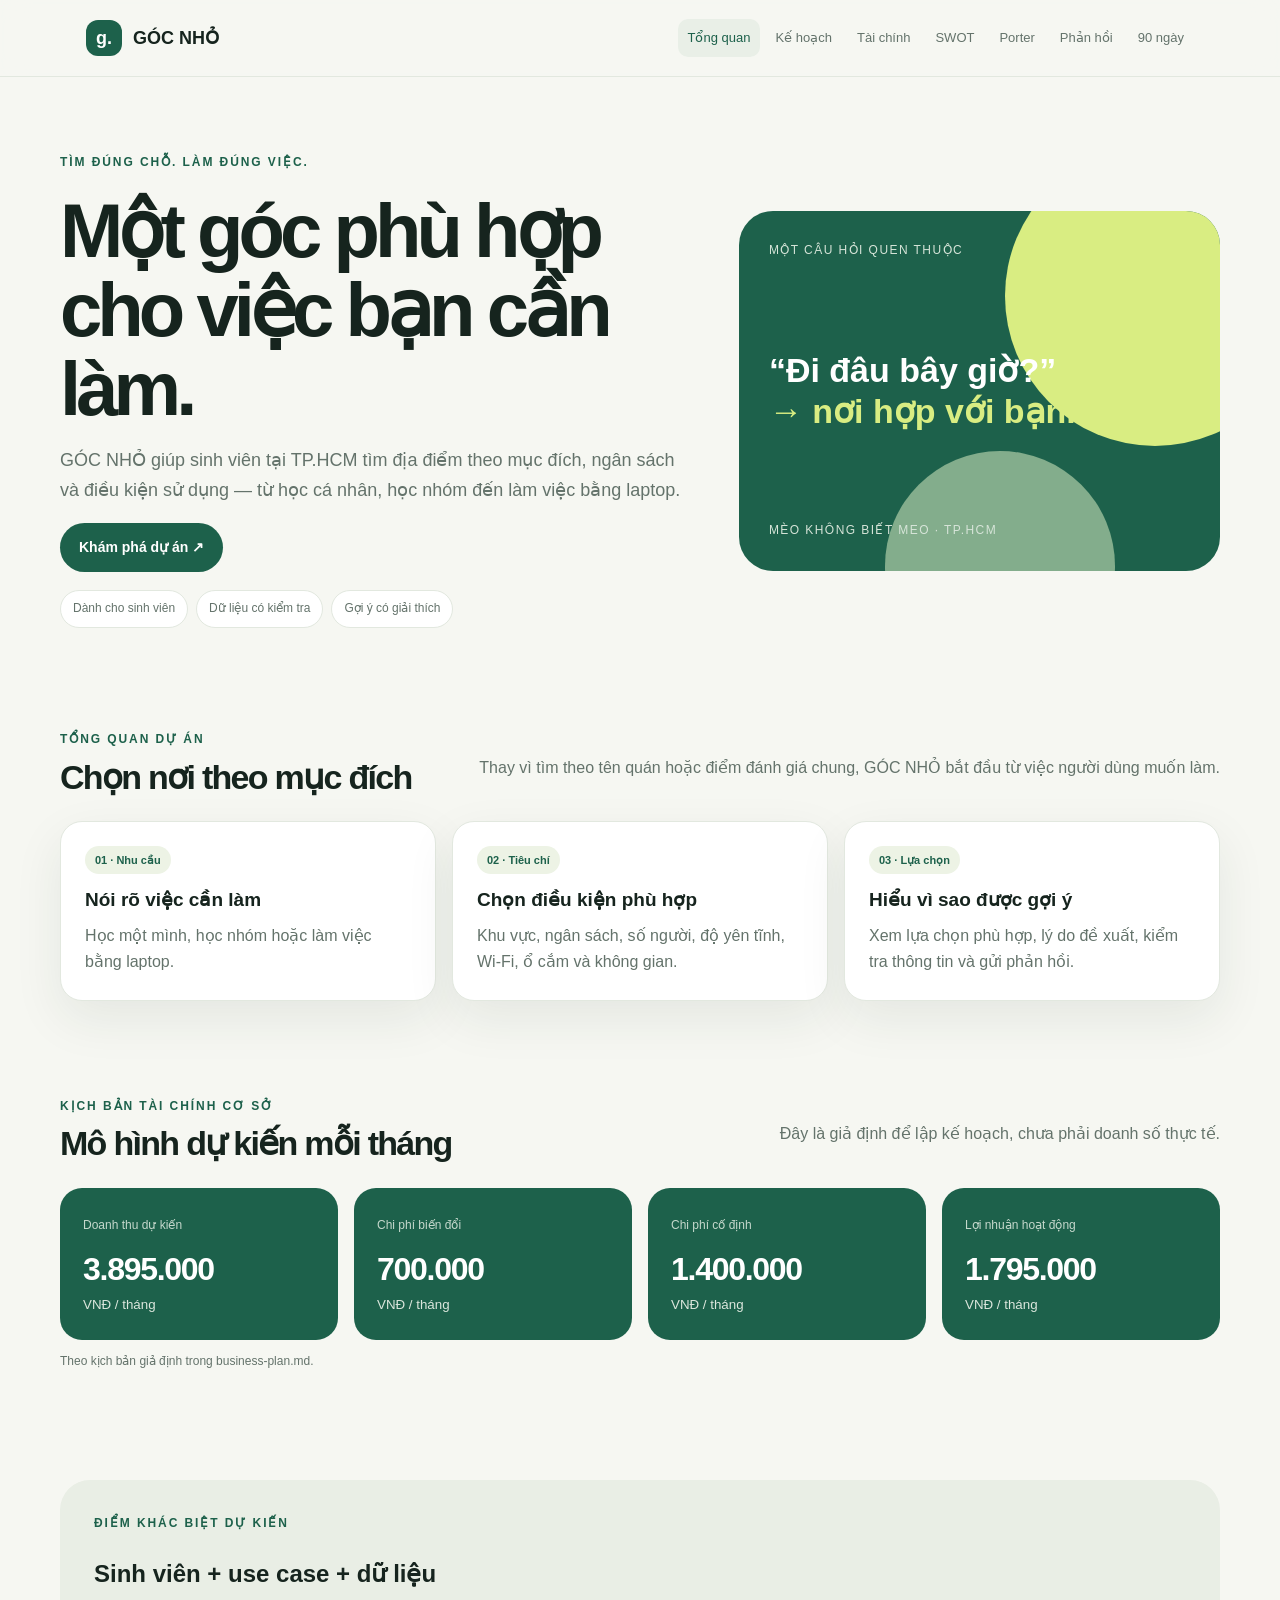
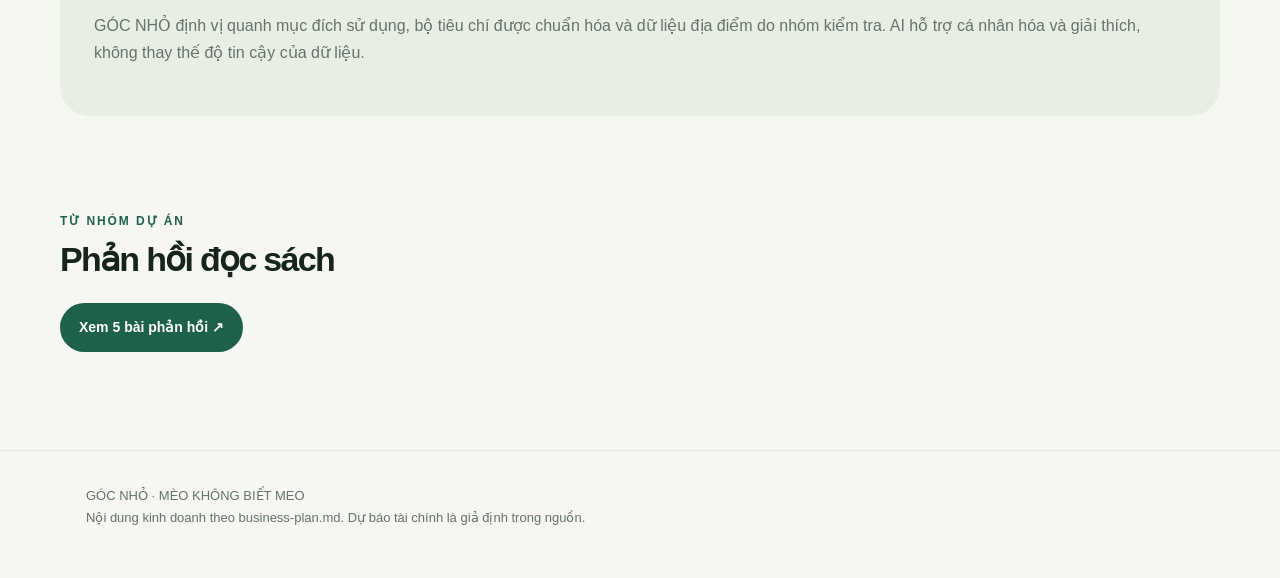
<file: index.html>
<!doctype html><html lang="vi"><head><meta charset="UTF-8"><meta name="viewport" content="width=device-width,initial-scale=1"><title>Trang chủ · GÓC NHỎ</title><link rel="stylesheet" href="style.css"></head><body><header class="topbar"><div class="wrap nav"><a class="brand" href="index.html"><span class="mark">g.</span>GÓC NHỎ</a><nav class="navlinks"><a class="active" href="index.html">Tổng quan</a><a class="" href="business-plan.html">Kế hoạch</a><a class="" href="financial-analysis.html">Tài chính</a><a class="" href="swot.html">SWOT</a><a class="" href="five-forces.html">Porter</a><a class="" href="reflections.html">Phản hồi</a><a class="" href="action-plan.html">90 ngày</a></nav></div></header><main><section class="wrap hero"><div><div class="eyebrow">Tìm đúng chỗ. Làm đúng việc.</div><h1>Một góc phù hợp cho việc bạn cần làm.</h1><p>GÓC NHỎ giúp sinh viên tại TP.HCM tìm địa điểm theo mục đích, ngân sách và điều kiện sử dụng — từ học cá nhân, học nhóm đến làm việc bằng laptop.</p><a class="btn" href="business-plan.html">Khám phá dự án ↗</a><div class="pillrow"><span class="pill">Dành cho sinh viên</span><span class="pill">Dữ liệu có kiểm tra</span><span class="pill">Gợi ý có giải thích</span></div></div><div class="hero-art"><div class="art-tag">Một câu hỏi quen thuộc</div><div class="art-quote">“Đi đâu bây giờ?”<br><span style="color:#d9ed82">→ nơi hợp với bạn.</span></div><div class="art-tag">MÈO KHÔNG BIẾT MEO · TP.HCM</div></div></section><section class="wrap section"><div class="section-head"><div><div class="eyebrow">Tổng quan dự án</div><h2>Chọn nơi theo mục đích</h2></div><p>Thay vì tìm theo tên quán hoặc điểm đánh giá chung, GÓC NHỎ bắt đầu từ việc người dùng muốn làm.</p></div><div class="grid three"><article class="card"><span class="tag">01 · Nhu cầu</span><h3>Nói rõ việc cần làm</h3><p>Học một mình, học nhóm hoặc làm việc bằng laptop.</p></article><article class="card"><span class="tag">02 · Tiêu chí</span><h3>Chọn điều kiện phù hợp</h3><p>Khu vực, ngân sách, số người, độ yên tĩnh, Wi-Fi, ổ cắm và không gian.</p></article><article class="card"><span class="tag">03 · Lựa chọn</span><h3>Hiểu vì sao được gợi ý</h3><p>Xem lựa chọn phù hợp, lý do đề xuất, kiểm tra thông tin và gửi phản hồi.</p></article></div></section><section class="wrap section"><div class="section-head"><div><div class="eyebrow">Kịch bản tài chính cơ sở</div><h2>Mô hình dự kiến mỗi tháng</h2></div><p>Đây là giả định để lập kế hoạch, chưa phải doanh số thực tế.</p></div><div class="grid four"><div class="metric"><span class="label">Doanh thu dự kiến</span><strong>3.895.000</strong><small>VNĐ / tháng</small></div><div class="metric"><span class="label">Chi phí biến đổi</span><strong>700.000</strong><small>VNĐ / tháng</small></div><div class="metric"><span class="label">Chi phí cố định</span><strong>1.400.000</strong><small>VNĐ / tháng</small></div><div class="metric"><span class="label">Lợi nhuận hoạt động</span><strong>1.795.000</strong><small>VNĐ / tháng</small></div></div><p class="source">Theo kịch bản giả định trong business-plan.md.</p></section><section class="wrap section"><div class="band"><div class="eyebrow">Điểm khác biệt dự kiến</div><h2>Sinh viên + use case + dữ liệu</h2><p style="color:var(--muted)">GÓC NHỎ định vị quanh mục đích sử dụng, bộ tiêu chí được chuẩn hóa và dữ liệu địa điểm do nhóm kiểm tra. AI hỗ trợ cá nhân hóa và giải thích, không thay thế độ tin cậy của dữ liệu.</p></div></section><section class="wrap section"><div class="section-head"><div><div class="eyebrow">Từ nhóm dự án</div><h2>Phản hồi đọc sách</h2></div></div><a class="btn" href="reflections.html">Xem 5 bài phản hồi ↗</a></section></main><footer class="footer"><div class="wrap">GÓC NHỎ · MÈO KHÔNG BIẾT MEO<br>Nội dung kinh doanh theo business-plan.md. Dự báo tài chính là giả định trong nguồn.</div></footer></body></html>
</file>
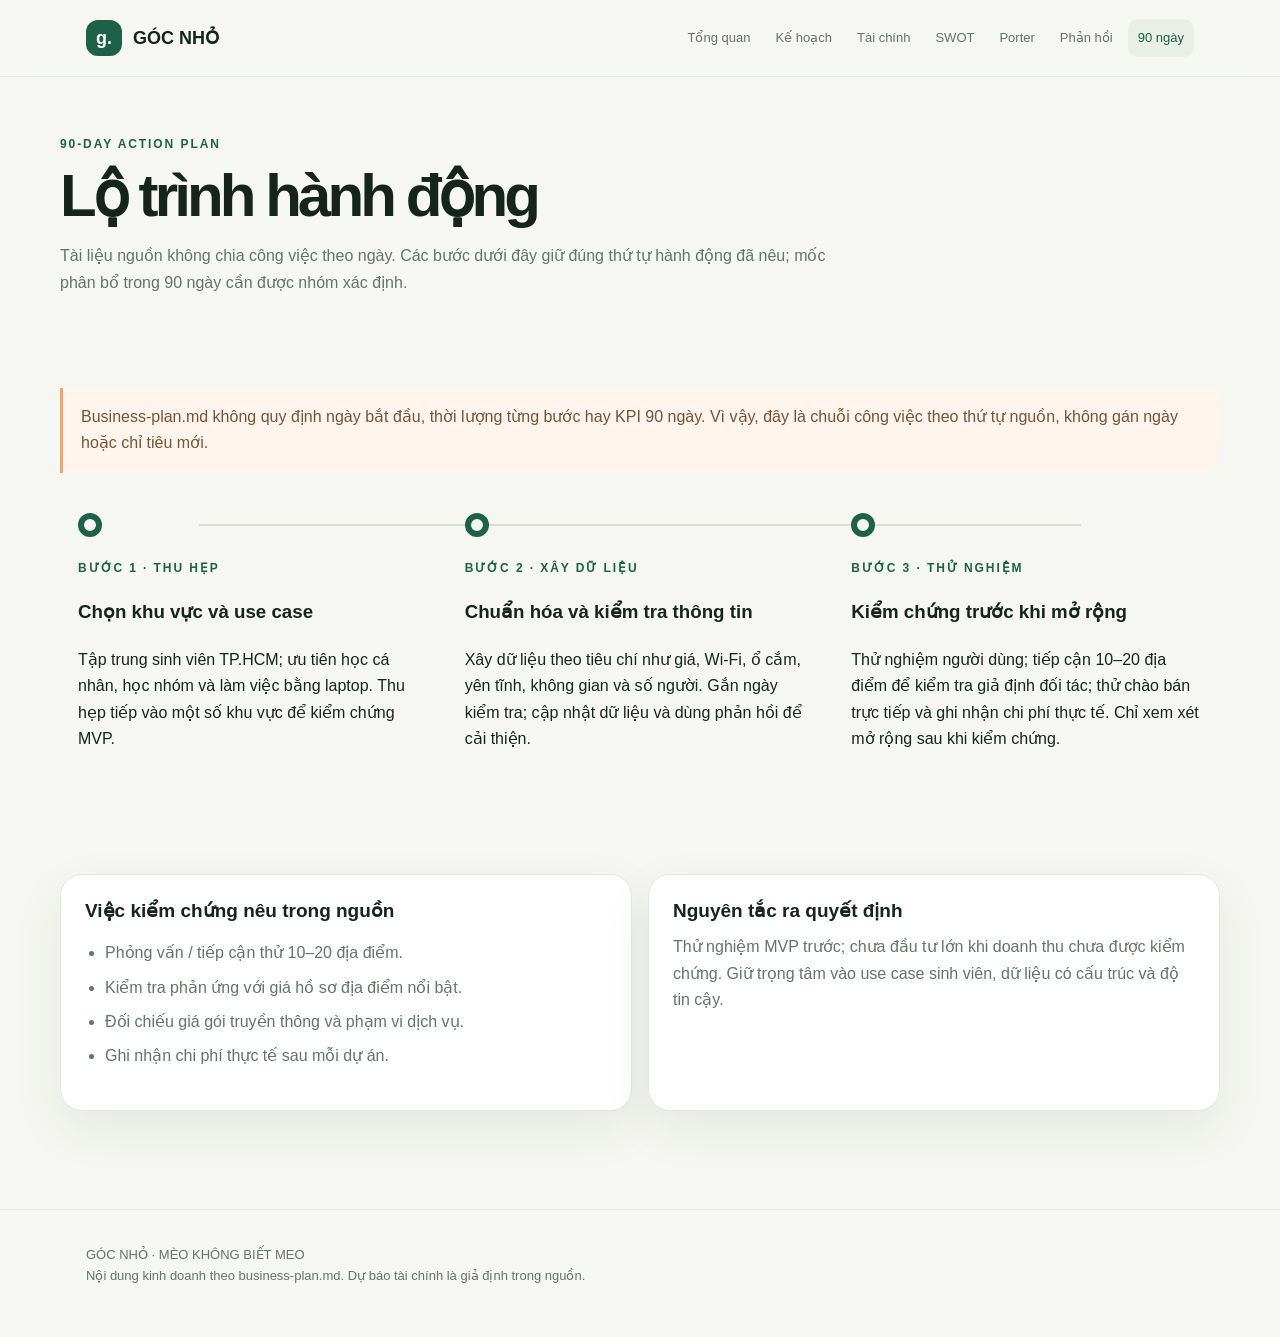
<file: action-plan.html>
<!doctype html><html lang="vi"><head><meta charset="UTF-8"><meta name="viewport" content="width=device-width,initial-scale=1"><title>Kế hoạch hành động 90 ngày · GÓC NHỎ</title><link rel="stylesheet" href="style.css"></head><body><header class="topbar"><div class="wrap nav"><a class="brand" href="index.html"><span class="mark">g.</span>GÓC NHỎ</a><nav class="navlinks"><a class="" href="index.html">Tổng quan</a><a class="" href="business-plan.html">Kế hoạch</a><a class="" href="financial-analysis.html">Tài chính</a><a class="" href="swot.html">SWOT</a><a class="" href="five-forces.html">Porter</a><a class="" href="reflections.html">Phản hồi</a><a class="active" href="action-plan.html">90 ngày</a></nav></div></header><main><div class="wrap pagehead"><div class="eyebrow">90-day action plan</div><h1>Lộ trình hành động</h1><p>Tài liệu nguồn không chia công việc theo ngày. Các bước dưới đây giữ đúng thứ tự hành động đã nêu; mốc phân bổ trong 90 ngày cần được nhóm xác định.</p></div><section class="wrap section"><div class="note">Business-plan.md không quy định ngày bắt đầu, thời lượng từng bước hay KPI 90 ngày. Vì vậy, đây là chuỗi công việc theo thứ tự nguồn, không gán ngày hoặc chỉ tiêu mới.</div><div class="timeline" style="margin-top:32px"><article class="step"><span class="dot"></span><div class="eyebrow">Bước 1 · Thu hẹp</div><h3>Chọn khu vực và use case</h3><p>Tập trung sinh viên TP.HCM; ưu tiên học cá nhân, học nhóm và làm việc bằng laptop. Thu hẹp tiếp vào một số khu vực để kiểm chứng MVP.</p></article><article class="step"><span class="dot"></span><div class="eyebrow">Bước 2 · Xây dữ liệu</div><h3>Chuẩn hóa và kiểm tra thông tin</h3><p>Xây dữ liệu theo tiêu chí như giá, Wi-Fi, ổ cắm, yên tĩnh, không gian và số người. Gắn ngày kiểm tra; cập nhật dữ liệu và dùng phản hồi để cải thiện.</p></article><article class="step"><span class="dot"></span><div class="eyebrow">Bước 3 · Thử nghiệm</div><h3>Kiểm chứng trước khi mở rộng</h3><p>Thử nghiệm người dùng; tiếp cận 10–20 địa điểm để kiểm tra giả định đối tác; thử chào bán trực tiếp và ghi nhận chi phí thực tế. Chỉ xem xét mở rộng sau khi kiểm chứng.</p></article></div></section><section class="wrap section"><div class="grid two"><article class="card"><h3>Việc kiểm chứng nêu trong nguồn</h3><ul class="list"><li>Phỏng vấn / tiếp cận thử 10–20 địa điểm.</li><li>Kiểm tra phản ứng với giá hồ sơ địa điểm nổi bật.</li><li>Đối chiếu giá gói truyền thông và phạm vi dịch vụ.</li><li>Ghi nhận chi phí thực tế sau mỗi dự án.</li></ul></article><article class="card"><h3>Nguyên tắc ra quyết định</h3><p>Thử nghiệm MVP trước; chưa đầu tư lớn khi doanh thu chưa được kiểm chứng. Giữ trọng tâm vào use case sinh viên, dữ liệu có cấu trúc và độ tin cậy.</p></article></div></section></main><footer class="footer"><div class="wrap">GÓC NHỎ · MÈO KHÔNG BIẾT MEO<br>Nội dung kinh doanh theo business-plan.md. Dự báo tài chính là giả định trong nguồn.</div></footer></body></html>
</file>
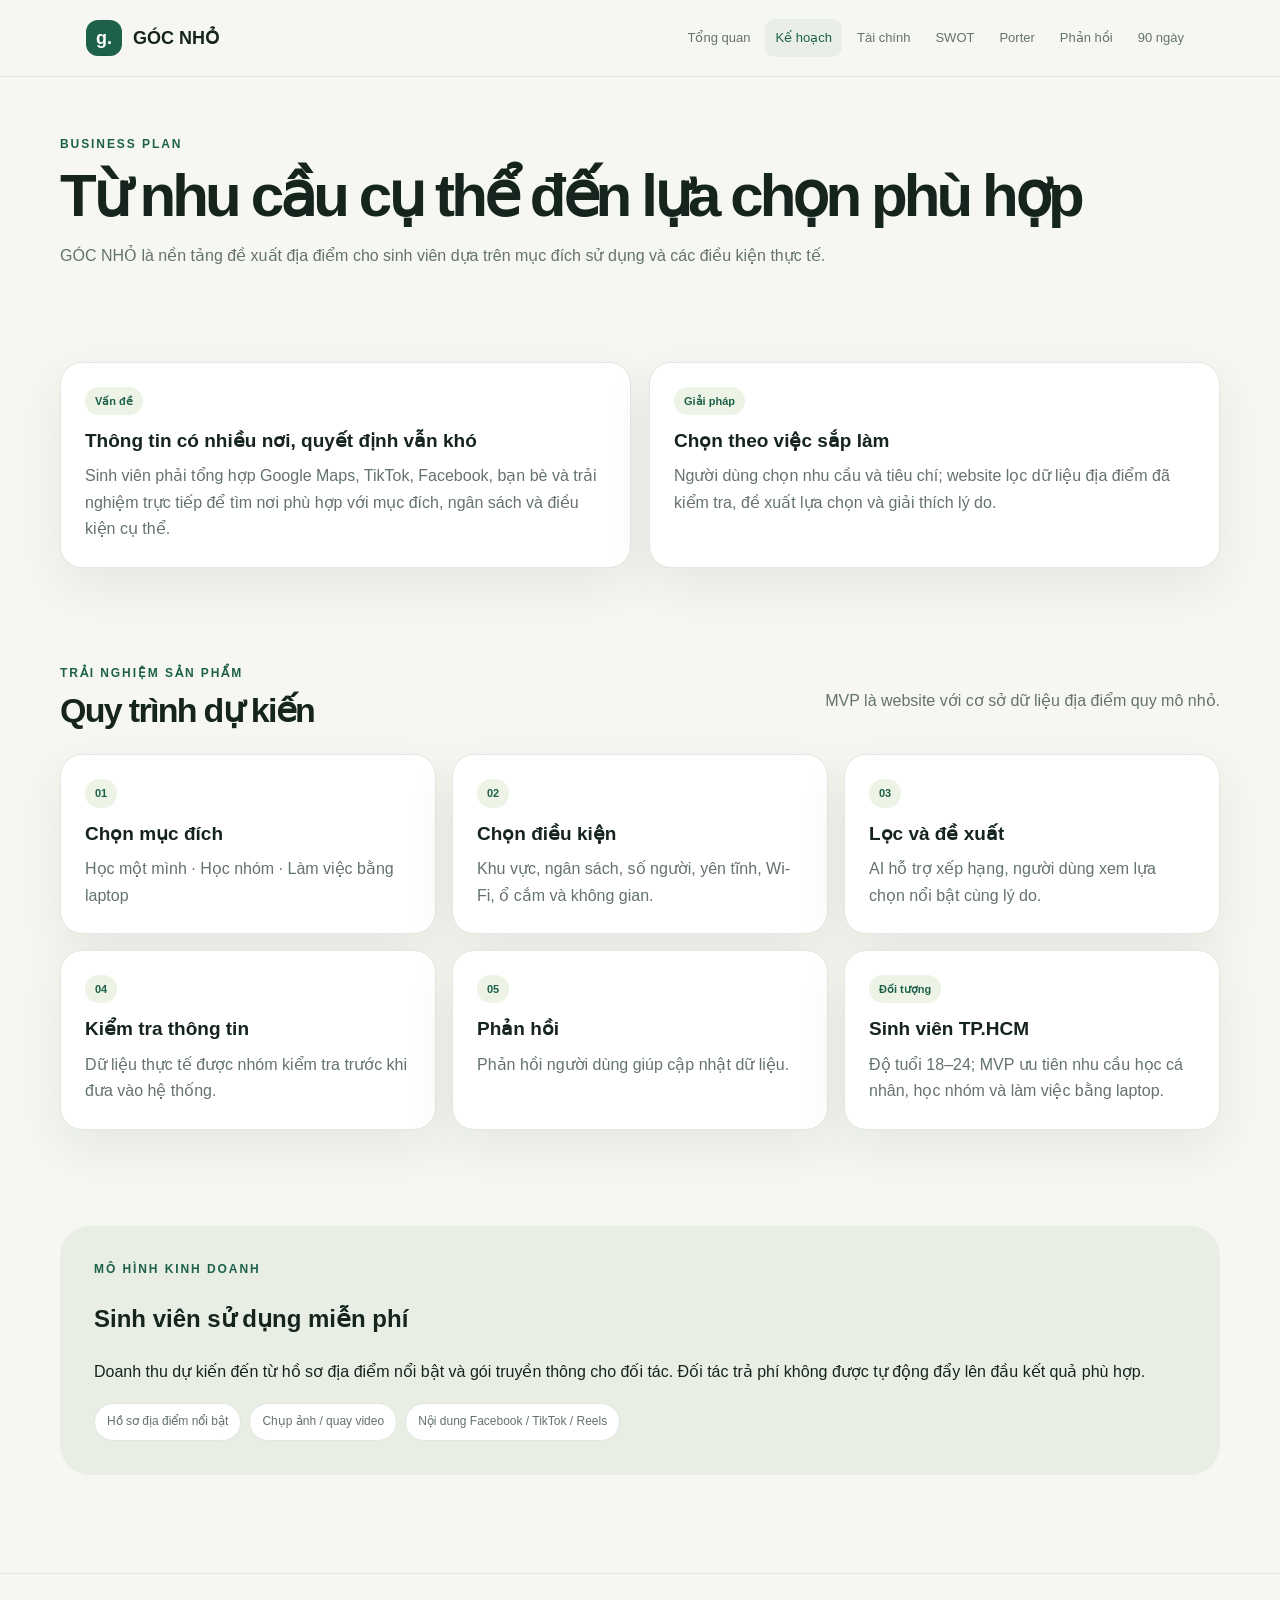
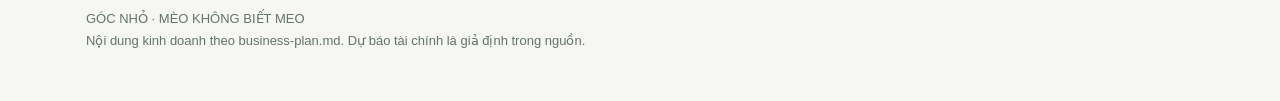
<file: business-plan.html>
<!doctype html><html lang="vi"><head><meta charset="UTF-8"><meta name="viewport" content="width=device-width,initial-scale=1"><title>Kế hoạch kinh doanh · GÓC NHỎ</title><link rel="stylesheet" href="style.css"></head><body><header class="topbar"><div class="wrap nav"><a class="brand" href="index.html"><span class="mark">g.</span>GÓC NHỎ</a><nav class="navlinks"><a class="" href="index.html">Tổng quan</a><a class="active" href="business-plan.html">Kế hoạch</a><a class="" href="financial-analysis.html">Tài chính</a><a class="" href="swot.html">SWOT</a><a class="" href="five-forces.html">Porter</a><a class="" href="reflections.html">Phản hồi</a><a class="" href="action-plan.html">90 ngày</a></nav></div></header><main><div class="wrap pagehead"><div class="eyebrow">Business plan</div><h1>Từ nhu cầu cụ thể đến lựa chọn phù hợp</h1><p>GÓC NHỎ là nền tảng đề xuất địa điểm cho sinh viên dựa trên mục đích sử dụng và các điều kiện thực tế.</p></div><section class="wrap section"><div class="split"><article class="card"><span class="tag">Vấn đề</span><h3>Thông tin có nhiều nơi, quyết định vẫn khó</h3><p>Sinh viên phải tổng hợp Google Maps, TikTok, Facebook, bạn bè và trải nghiệm trực tiếp để tìm nơi phù hợp với mục đích, ngân sách và điều kiện cụ thể.</p></article><article class="card"><span class="tag">Giải pháp</span><h3>Chọn theo việc sắp làm</h3><p>Người dùng chọn nhu cầu và tiêu chí; website lọc dữ liệu địa điểm đã kiểm tra, đề xuất lựa chọn và giải thích lý do.</p></article></div></section><section class="wrap section"><div class="section-head"><div><div class="eyebrow">Trải nghiệm sản phẩm</div><h2>Quy trình dự kiến</h2></div><p>MVP là website với cơ sở dữ liệu địa điểm quy mô nhỏ.</p></div><div class="grid three"><article class="card"><span class="tag">01</span><h3>Chọn mục đích</h3><p>Học một mình · Học nhóm · Làm việc bằng laptop</p></article><article class="card"><span class="tag">02</span><h3>Chọn điều kiện</h3><p>Khu vực, ngân sách, số người, yên tĩnh, Wi-Fi, ổ cắm và không gian.</p></article><article class="card"><span class="tag">03</span><h3>Lọc và đề xuất</h3><p>AI hỗ trợ xếp hạng, người dùng xem lựa chọn nổi bật cùng lý do.</p></article><article class="card"><span class="tag">04</span><h3>Kiểm tra thông tin</h3><p>Dữ liệu thực tế được nhóm kiểm tra trước khi đưa vào hệ thống.</p></article><article class="card"><span class="tag">05</span><h3>Phản hồi</h3><p>Phản hồi người dùng giúp cập nhật dữ liệu.</p></article><article class="card"><span class="tag">Đối tượng</span><h3>Sinh viên TP.HCM</h3><p>Độ tuổi 18–24; MVP ưu tiên nhu cầu học cá nhân, học nhóm và làm việc bằng laptop.</p></article></div></section><section class="wrap section"><div class="band"><div class="eyebrow">Mô hình kinh doanh</div><h2>Sinh viên sử dụng miễn phí</h2><p>Doanh thu dự kiến đến từ hồ sơ địa điểm nổi bật và gói truyền thông cho đối tác. Đối tác trả phí không được tự động đẩy lên đầu kết quả phù hợp.</p><div class="pillrow"><span class="pill">Hồ sơ địa điểm nổi bật</span><span class="pill">Chụp ảnh / quay video</span><span class="pill">Nội dung Facebook / TikTok / Reels</span></div></div></section></main><footer class="footer"><div class="wrap">GÓC NHỎ · MÈO KHÔNG BIẾT MEO<br>Nội dung kinh doanh theo business-plan.md. Dự báo tài chính là giả định trong nguồn.</div></footer></body></html>
</file>
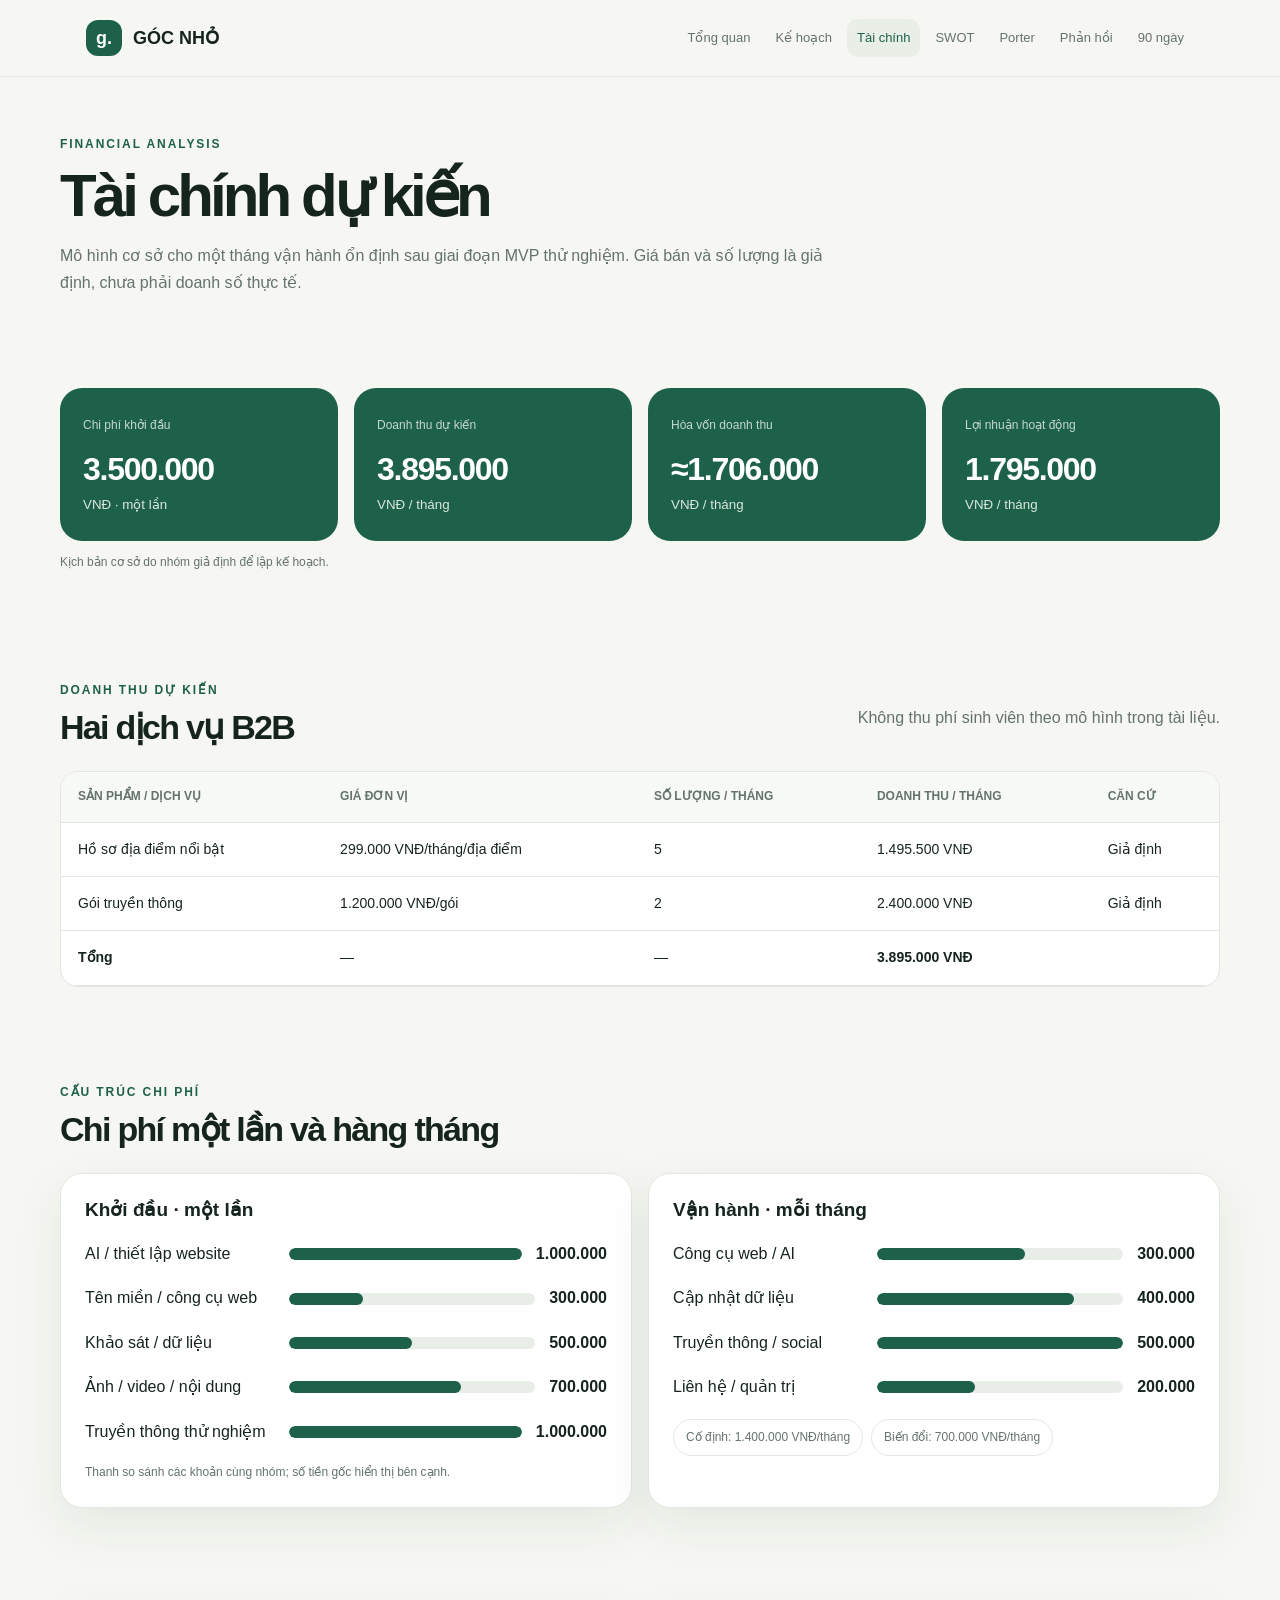
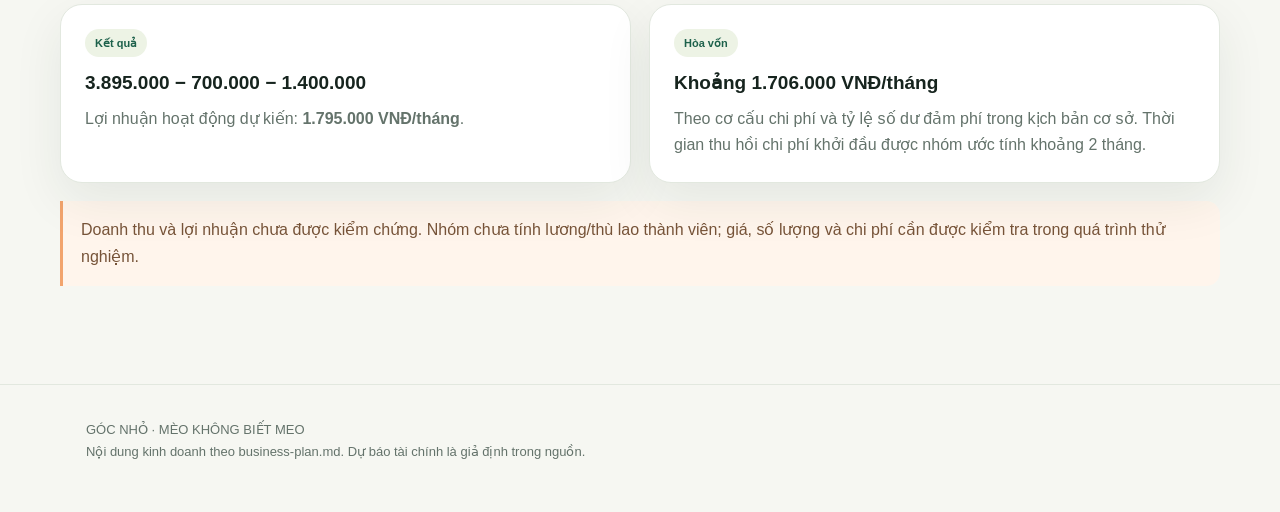
<file: financial-analysis.html>
<!doctype html><html lang="vi"><head><meta charset="UTF-8"><meta name="viewport" content="width=device-width,initial-scale=1"><title>Phân tích tài chính · GÓC NHỎ</title><link rel="stylesheet" href="style.css"></head><body><header class="topbar"><div class="wrap nav"><a class="brand" href="index.html"><span class="mark">g.</span>GÓC NHỎ</a><nav class="navlinks"><a class="" href="index.html">Tổng quan</a><a class="" href="business-plan.html">Kế hoạch</a><a class="active" href="financial-analysis.html">Tài chính</a><a class="" href="swot.html">SWOT</a><a class="" href="five-forces.html">Porter</a><a class="" href="reflections.html">Phản hồi</a><a class="" href="action-plan.html">90 ngày</a></nav></div></header><main><div class="wrap pagehead"><div class="eyebrow">Financial analysis</div><h1>Tài chính dự kiến</h1><p>Mô hình cơ sở cho một tháng vận hành ổn định sau giai đoạn MVP thử nghiệm. Giá bán và số lượng là giả định, chưa phải doanh số thực tế.</p></div><section class="wrap section"><div class="grid four"><div class="metric"><span class="label">Chi phí khởi đầu</span><strong>3.500.000</strong><small>VNĐ · một lần</small></div><div class="metric"><span class="label">Doanh thu dự kiến</span><strong>3.895.000</strong><small>VNĐ / tháng</small></div><div class="metric"><span class="label">Hòa vốn doanh thu</span><strong>≈1.706.000</strong><small>VNĐ / tháng</small></div><div class="metric"><span class="label">Lợi nhuận hoạt động</span><strong>1.795.000</strong><small>VNĐ / tháng</small></div></div><p class="source">Kịch bản cơ sở do nhóm giả định để lập kế hoạch.</p></section><section class="wrap section"><div class="section-head"><div><div class="eyebrow">Doanh thu dự kiến</div><h2>Hai dịch vụ B2B</h2></div><p>Không thu phí sinh viên theo mô hình trong tài liệu.</p></div><div class="table-wrap"><table><thead><tr><th>Sản phẩm / dịch vụ</th><th>Giá đơn vị</th><th>Số lượng / tháng</th><th>Doanh thu / tháng</th><th>Căn cứ</th></tr></thead><tbody><tr><td>Hồ sơ địa điểm nổi bật</td><td>299.000 VNĐ/tháng/địa điểm</td><td>5</td><td>1.495.500 VNĐ</td><td>Giả định</td></tr><tr><td>Gói truyền thông</td><td>1.200.000 VNĐ/gói</td><td>2</td><td>2.400.000 VNĐ</td><td>Giả định</td></tr><tr><td><b>Tổng</b></td><td>—</td><td>—</td><td><b>3.895.000 VNĐ</b></td><td></td></tr></tbody></table></div></section><section class="wrap section"><div class="section-head"><div><div class="eyebrow">Cấu trúc chi phí</div><h2>Chi phí một lần và hàng tháng</h2></div></div><div class="grid two"><article class="card"><h3>Khởi đầu · một lần</h3><div class="chart-row"><span>AI / thiết lập website</span><div class="track"><div class="fill" style="width:100%"></div></div><b>1.000.000</b></div><div class="chart-row"><span>Tên miền / công cụ web</span><div class="track"><div class="fill" style="width:30%"></div></div><b>300.000</b></div><div class="chart-row"><span>Khảo sát / dữ liệu</span><div class="track"><div class="fill" style="width:50%"></div></div><b>500.000</b></div><div class="chart-row"><span>Ảnh / video / nội dung</span><div class="track"><div class="fill" style="width:70%"></div></div><b>700.000</b></div><div class="chart-row"><span>Truyền thông thử nghiệm</span><div class="track"><div class="fill" style="width:100%"></div></div><b>1.000.000</b></div><p class="source">Thanh so sánh các khoản cùng nhóm; số tiền gốc hiển thị bên cạnh.</p></article><article class="card"><h3>Vận hành · mỗi tháng</h3><div class="chart-row"><span>Công cụ web / AI</span><div class="track"><div class="fill" style="width:60%"></div></div><b>300.000</b></div><div class="chart-row"><span>Cập nhật dữ liệu</span><div class="track"><div class="fill" style="width:80%"></div></div><b>400.000</b></div><div class="chart-row"><span>Truyền thông / social</span><div class="track"><div class="fill" style="width:100%"></div></div><b>500.000</b></div><div class="chart-row"><span>Liên hệ / quản trị</span><div class="track"><div class="fill" style="width:40%"></div></div><b>200.000</b></div><div class="pillrow"><span class="pill">Cố định: 1.400.000 VNĐ/tháng</span><span class="pill">Biến đổi: 700.000 VNĐ/tháng</span></div></article></div></section><section class="wrap section"><div class="split"><article class="card"><span class="tag">Kết quả</span><h3>3.895.000 − 700.000 − 1.400.000</h3><p>Lợi nhuận hoạt động dự kiến: <b>1.795.000 VNĐ/tháng</b>.</p></article><article class="card"><span class="tag">Hòa vốn</span><h3>Khoảng 1.706.000 VNĐ/tháng</h3><p>Theo cơ cấu chi phí và tỷ lệ số dư đảm phí trong kịch bản cơ sở. Thời gian thu hồi chi phí khởi đầu được nhóm ước tính khoảng 2 tháng.</p></article></div><div class="note" style="margin-top:18px">Doanh thu và lợi nhuận chưa được kiểm chứng. Nhóm chưa tính lương/thù lao thành viên; giá, số lượng và chi phí cần được kiểm tra trong quá trình thử nghiệm.</div></section></main><footer class="footer"><div class="wrap">GÓC NHỎ · MÈO KHÔNG BIẾT MEO<br>Nội dung kinh doanh theo business-plan.md. Dự báo tài chính là giả định trong nguồn.</div></footer></body></html>
</file>
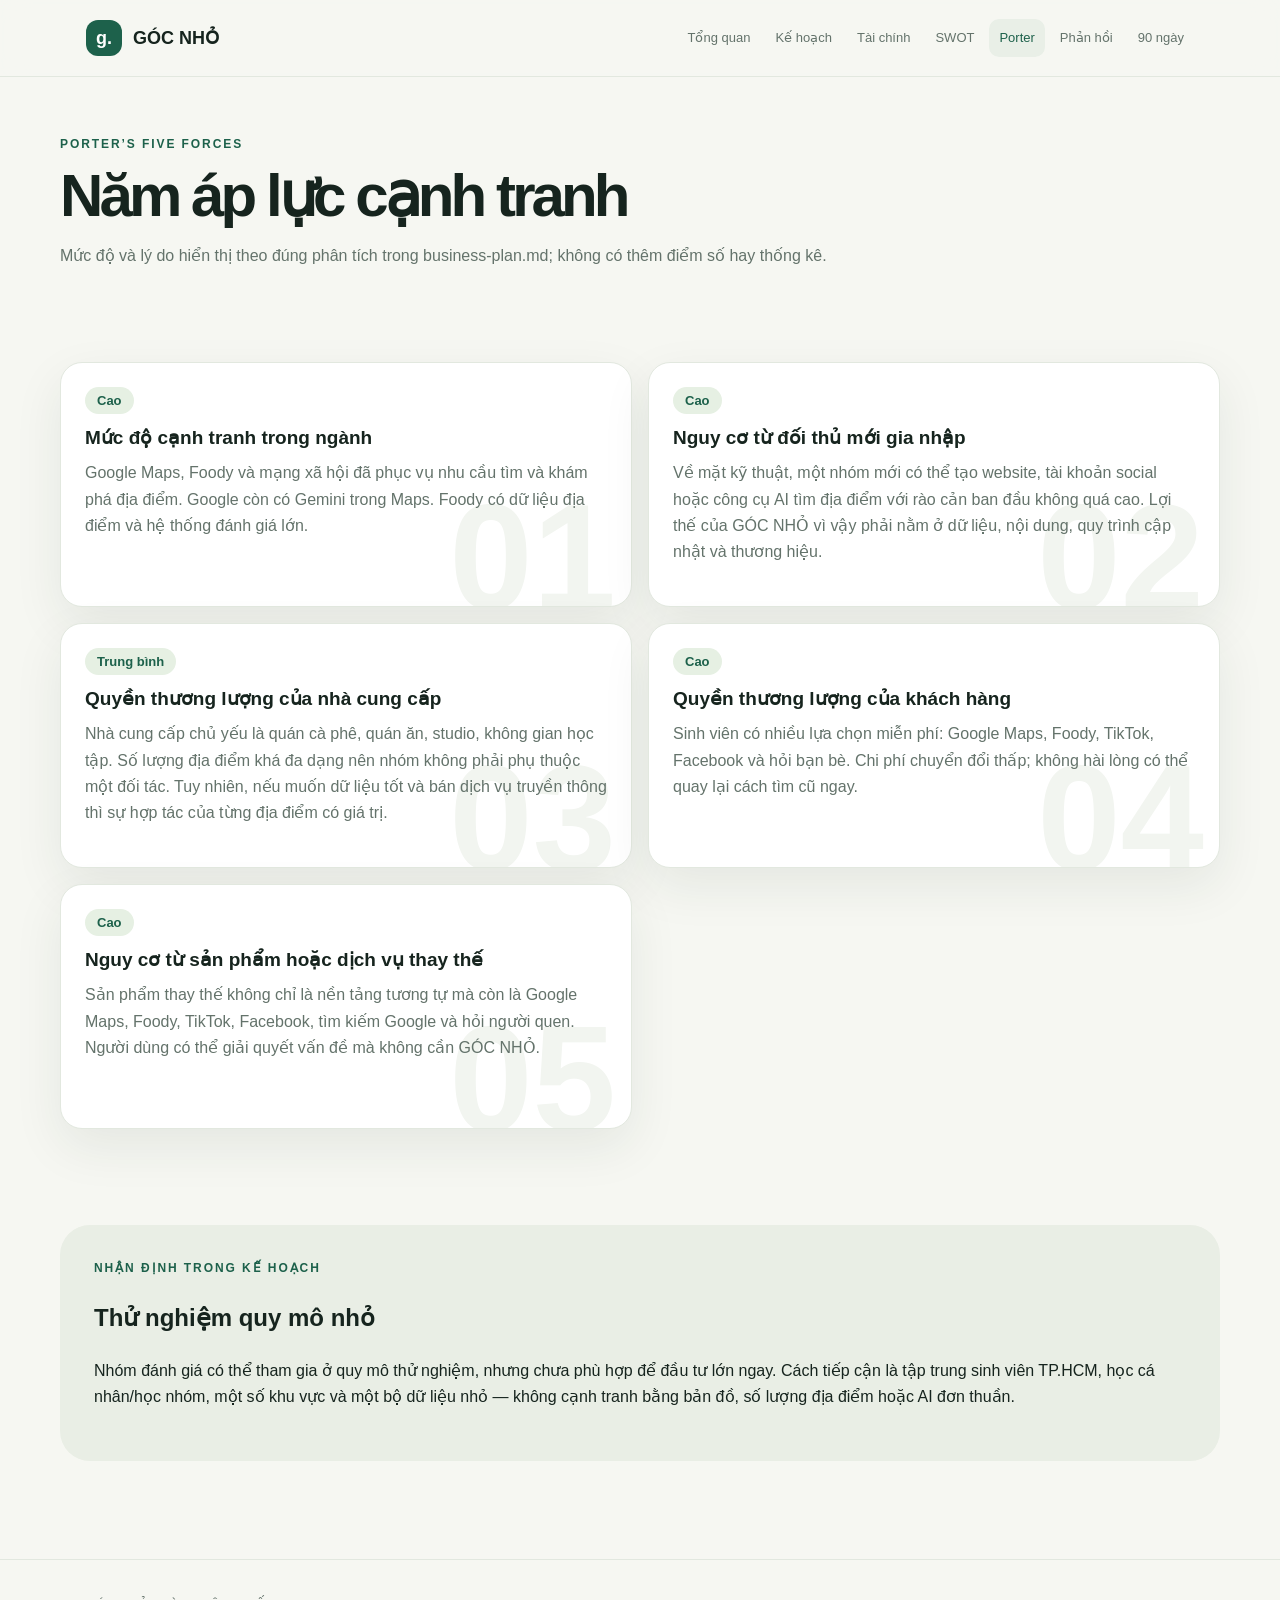
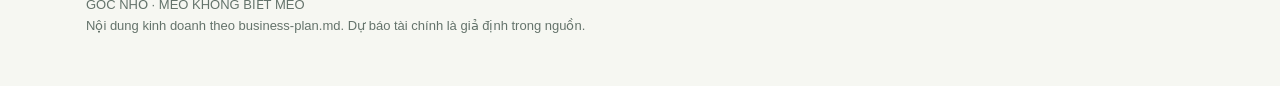
<file: five-forces.html>
<!doctype html><html lang="vi"><head><meta charset="UTF-8"><meta name="viewport" content="width=device-width,initial-scale=1"><title>Năm áp lực cạnh tranh của Porter · GÓC NHỎ</title><link rel="stylesheet" href="style.css"></head><body><header class="topbar"><div class="wrap nav"><a class="brand" href="index.html"><span class="mark">g.</span>GÓC NHỎ</a><nav class="navlinks"><a class="" href="index.html">Tổng quan</a><a class="" href="business-plan.html">Kế hoạch</a><a class="" href="financial-analysis.html">Tài chính</a><a class="" href="swot.html">SWOT</a><a class="active" href="five-forces.html">Porter</a><a class="" href="reflections.html">Phản hồi</a><a class="" href="action-plan.html">90 ngày</a></nav></div></header><main><div class="wrap pagehead"><div class="eyebrow">Porter’s Five Forces</div><h1>Năm áp lực cạnh tranh</h1><p>Mức độ và lý do hiển thị theo đúng phân tích trong business-plan.md; không có thêm điểm số hay thống kê.</p></div><section class="wrap section"><div class="grid two"><article class="card force" data-n="01"><span class="rating">Cao</span><h3>Mức độ cạnh tranh trong ngành</h3><p>Google Maps, Foody và mạng xã hội đã phục vụ nhu cầu tìm và khám phá địa điểm. Google còn có Gemini trong Maps. Foody có dữ liệu địa điểm và hệ thống đánh giá lớn.</p></article><article class="card force" data-n="02"><span class="rating">Cao</span><h3>Nguy cơ từ đối thủ mới gia nhập</h3><p>Về mặt kỹ thuật, một nhóm mới có thể tạo website, tài khoản social hoặc công cụ AI tìm địa điểm với rào cản ban đầu không quá cao. Lợi thế của GÓC NHỎ vì vậy phải nằm ở dữ liệu, nội dung, quy trình cập nhật và thương hiệu.</p></article><article class="card force" data-n="03"><span class="rating">Trung bình</span><h3>Quyền thương lượng của nhà cung cấp</h3><p>Nhà cung cấp chủ yếu là quán cà phê, quán ăn, studio, không gian học tập. Số lượng địa điểm khá đa dạng nên nhóm không phải phụ thuộc một đối tác. Tuy nhiên, nếu muốn dữ liệu tốt và bán dịch vụ truyền thông thì sự hợp tác của từng địa điểm có giá trị.</p></article><article class="card force" data-n="04"><span class="rating">Cao</span><h3>Quyền thương lượng của khách hàng</h3><p>Sinh viên có nhiều lựa chọn miễn phí: Google Maps, Foody, TikTok, Facebook và hỏi bạn bè. Chi phí chuyển đổi thấp; không hài lòng có thể quay lại cách tìm cũ ngay.</p></article><article class="card force" data-n="05"><span class="rating">Cao</span><h3>Nguy cơ từ sản phẩm hoặc dịch vụ thay thế</h3><p>Sản phẩm thay thế không chỉ là nền tảng tương tự mà còn là Google Maps, Foody, TikTok, Facebook, tìm kiếm Google và hỏi người quen. Người dùng có thể giải quyết vấn đề mà không cần GÓC NHỎ.</p></article></div></section><section class="wrap section"><div class="band"><div class="eyebrow">Nhận định trong kế hoạch</div><h2>Thử nghiệm quy mô nhỏ</h2><p>Nhóm đánh giá có thể tham gia ở quy mô thử nghiệm, nhưng chưa phù hợp để đầu tư lớn ngay. Cách tiếp cận là tập trung sinh viên TP.HCM, học cá nhân/học nhóm, một số khu vực và một bộ dữ liệu nhỏ — không cạnh tranh bằng bản đồ, số lượng địa điểm hoặc AI đơn thuần.</p></div></section></main><footer class="footer"><div class="wrap">GÓC NHỎ · MÈO KHÔNG BIẾT MEO<br>Nội dung kinh doanh theo business-plan.md. Dự báo tài chính là giả định trong nguồn.</div></footer></body></html>
</file>
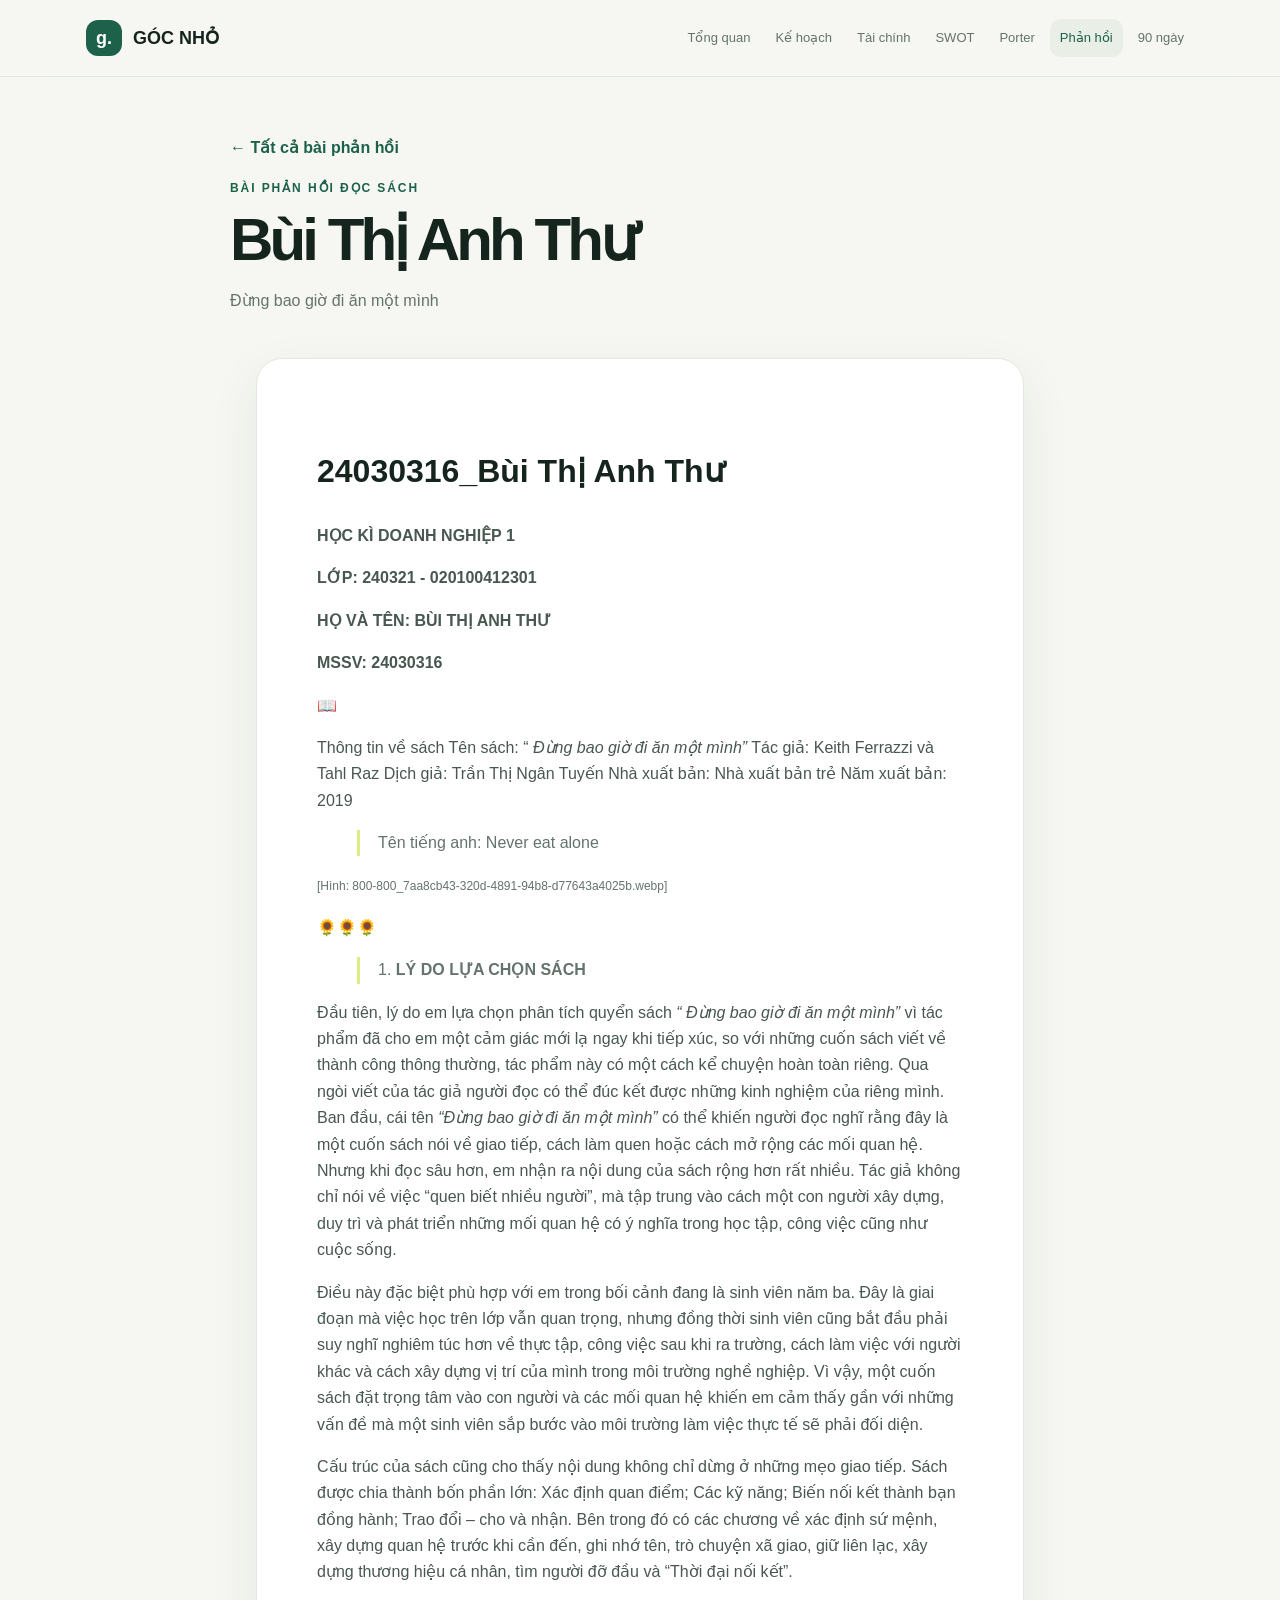
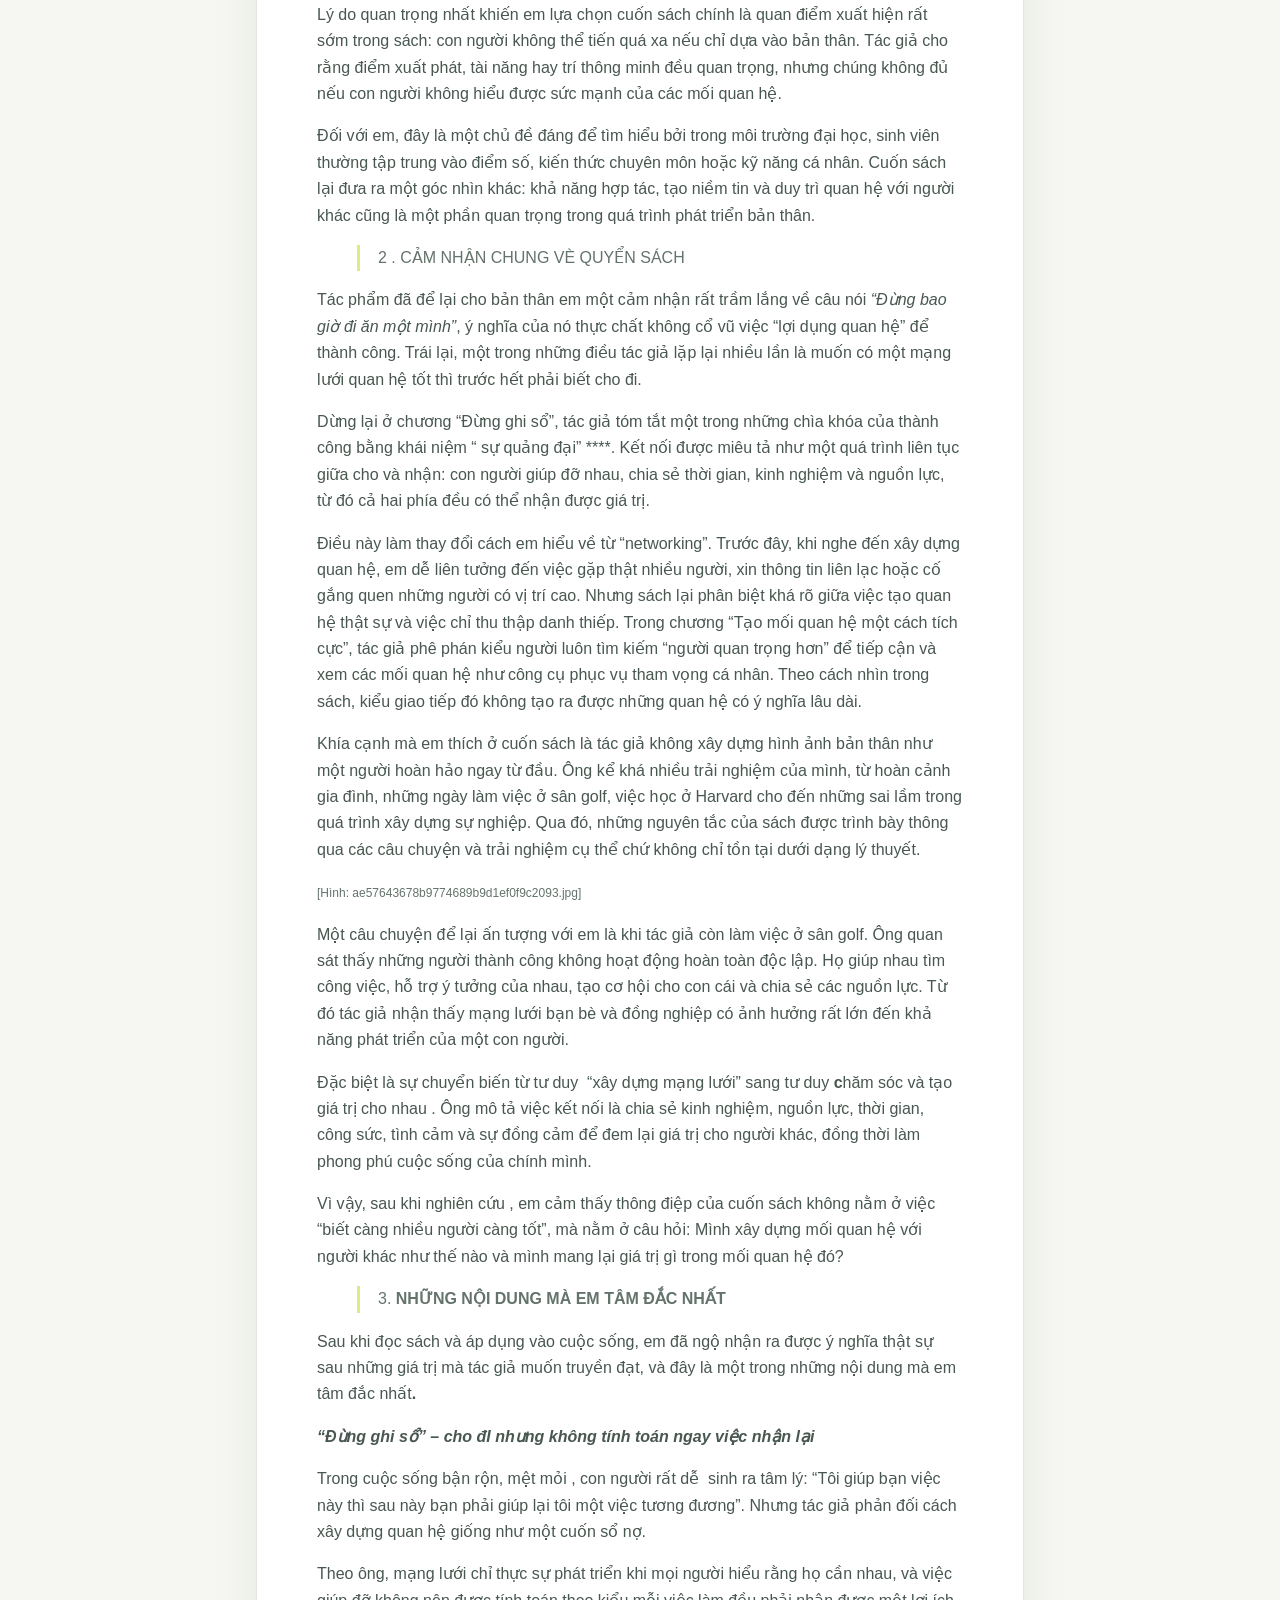
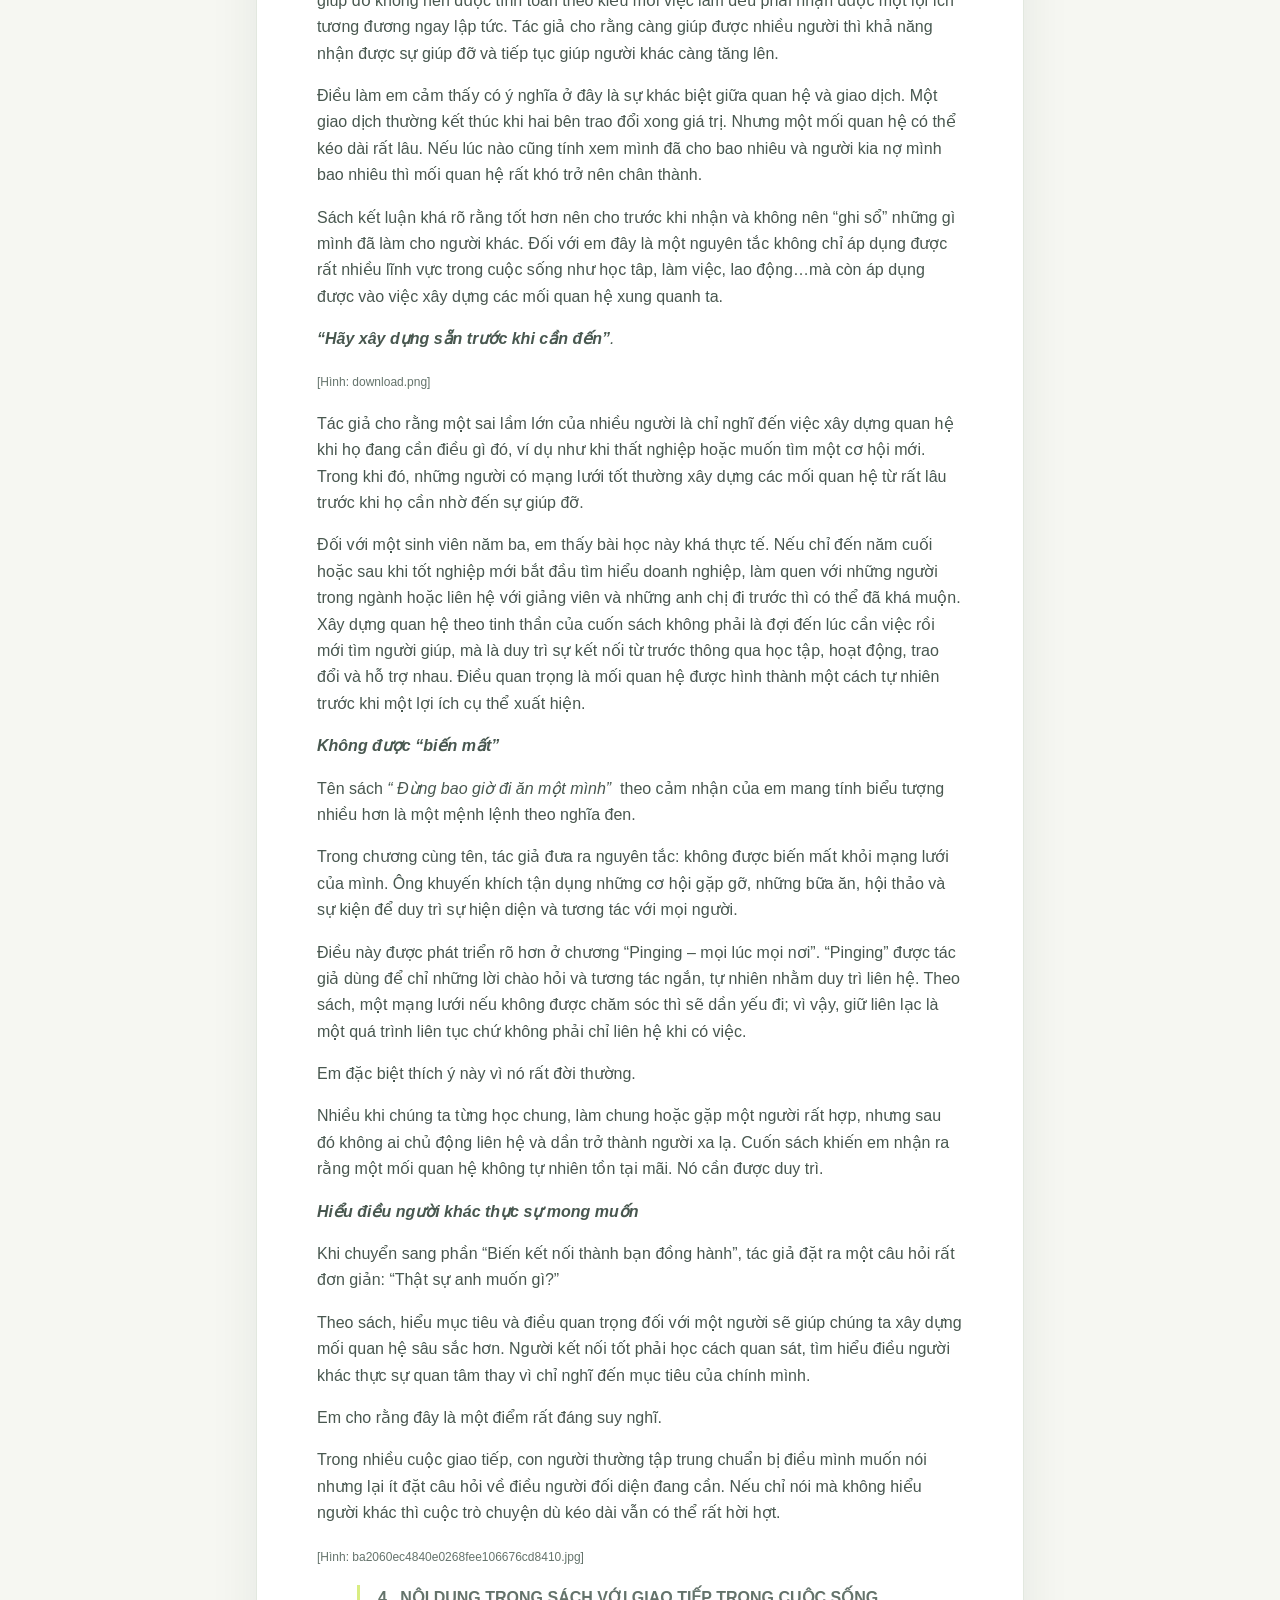
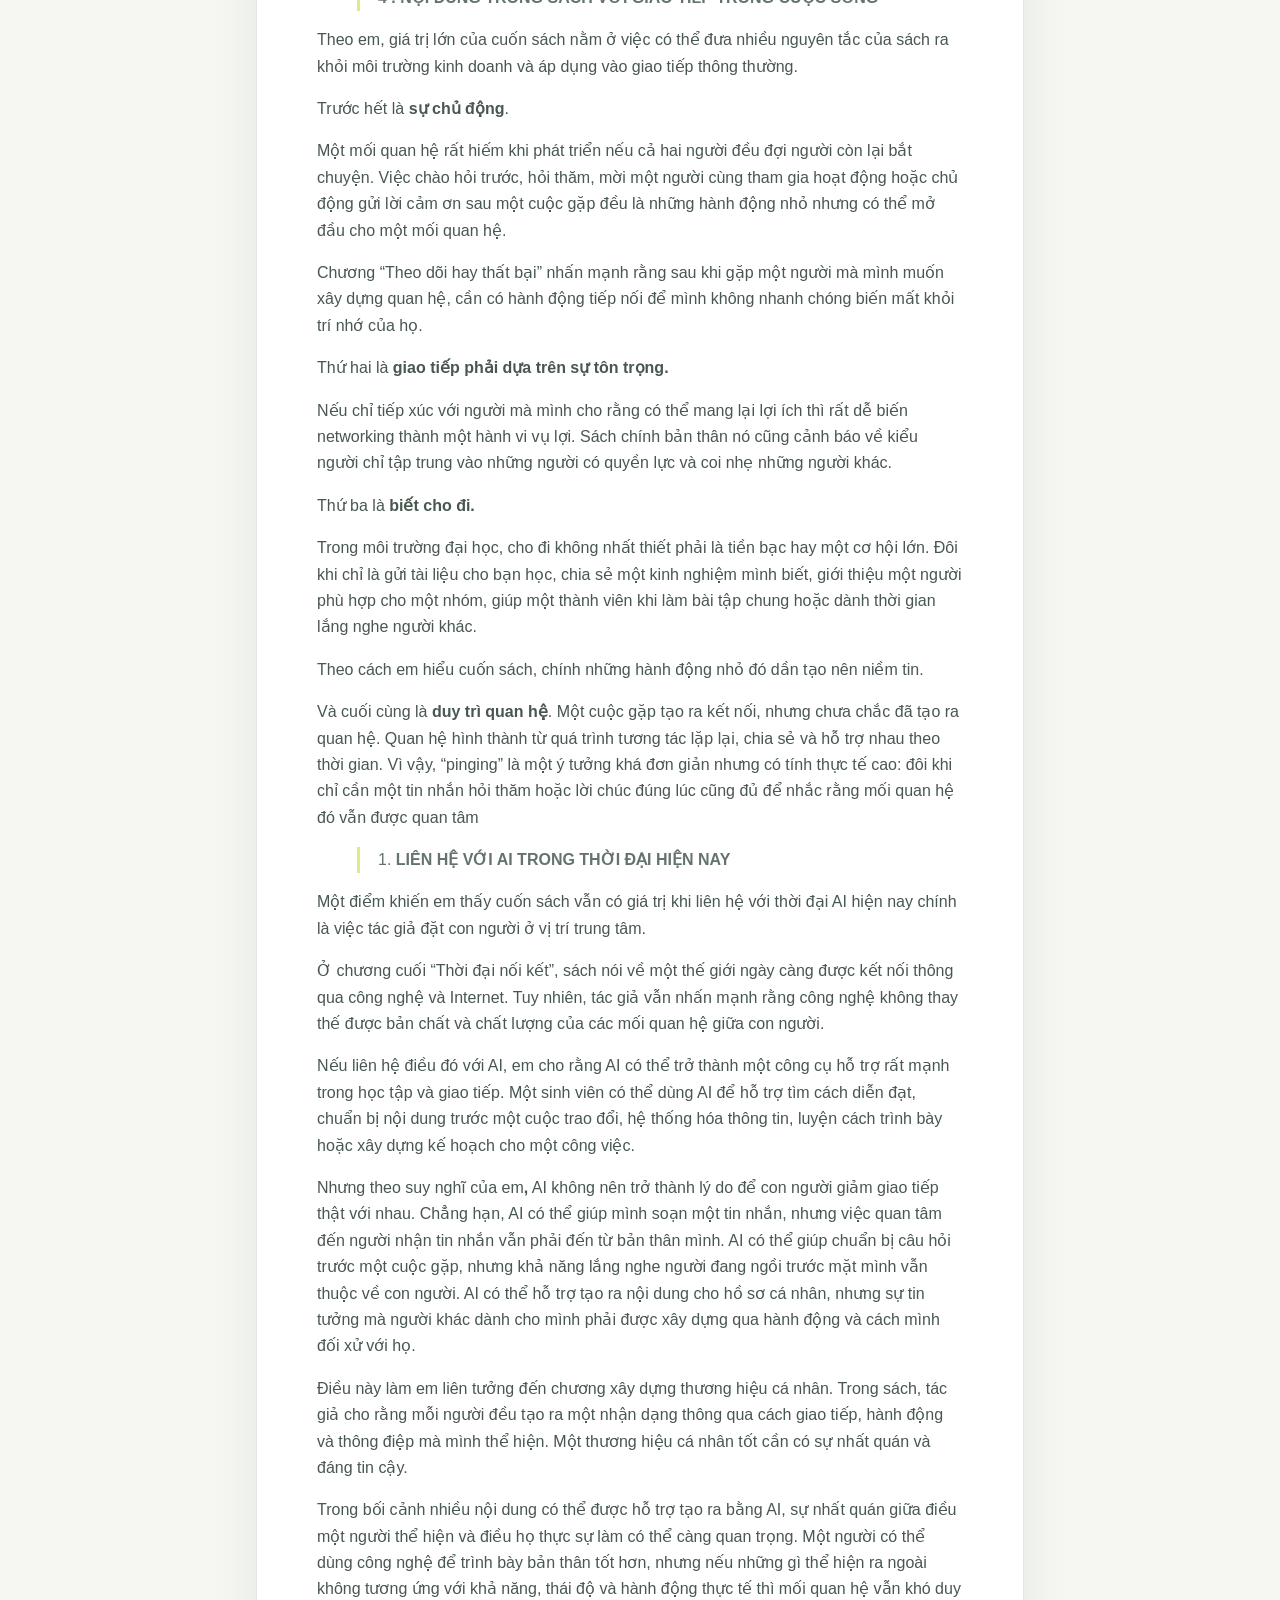
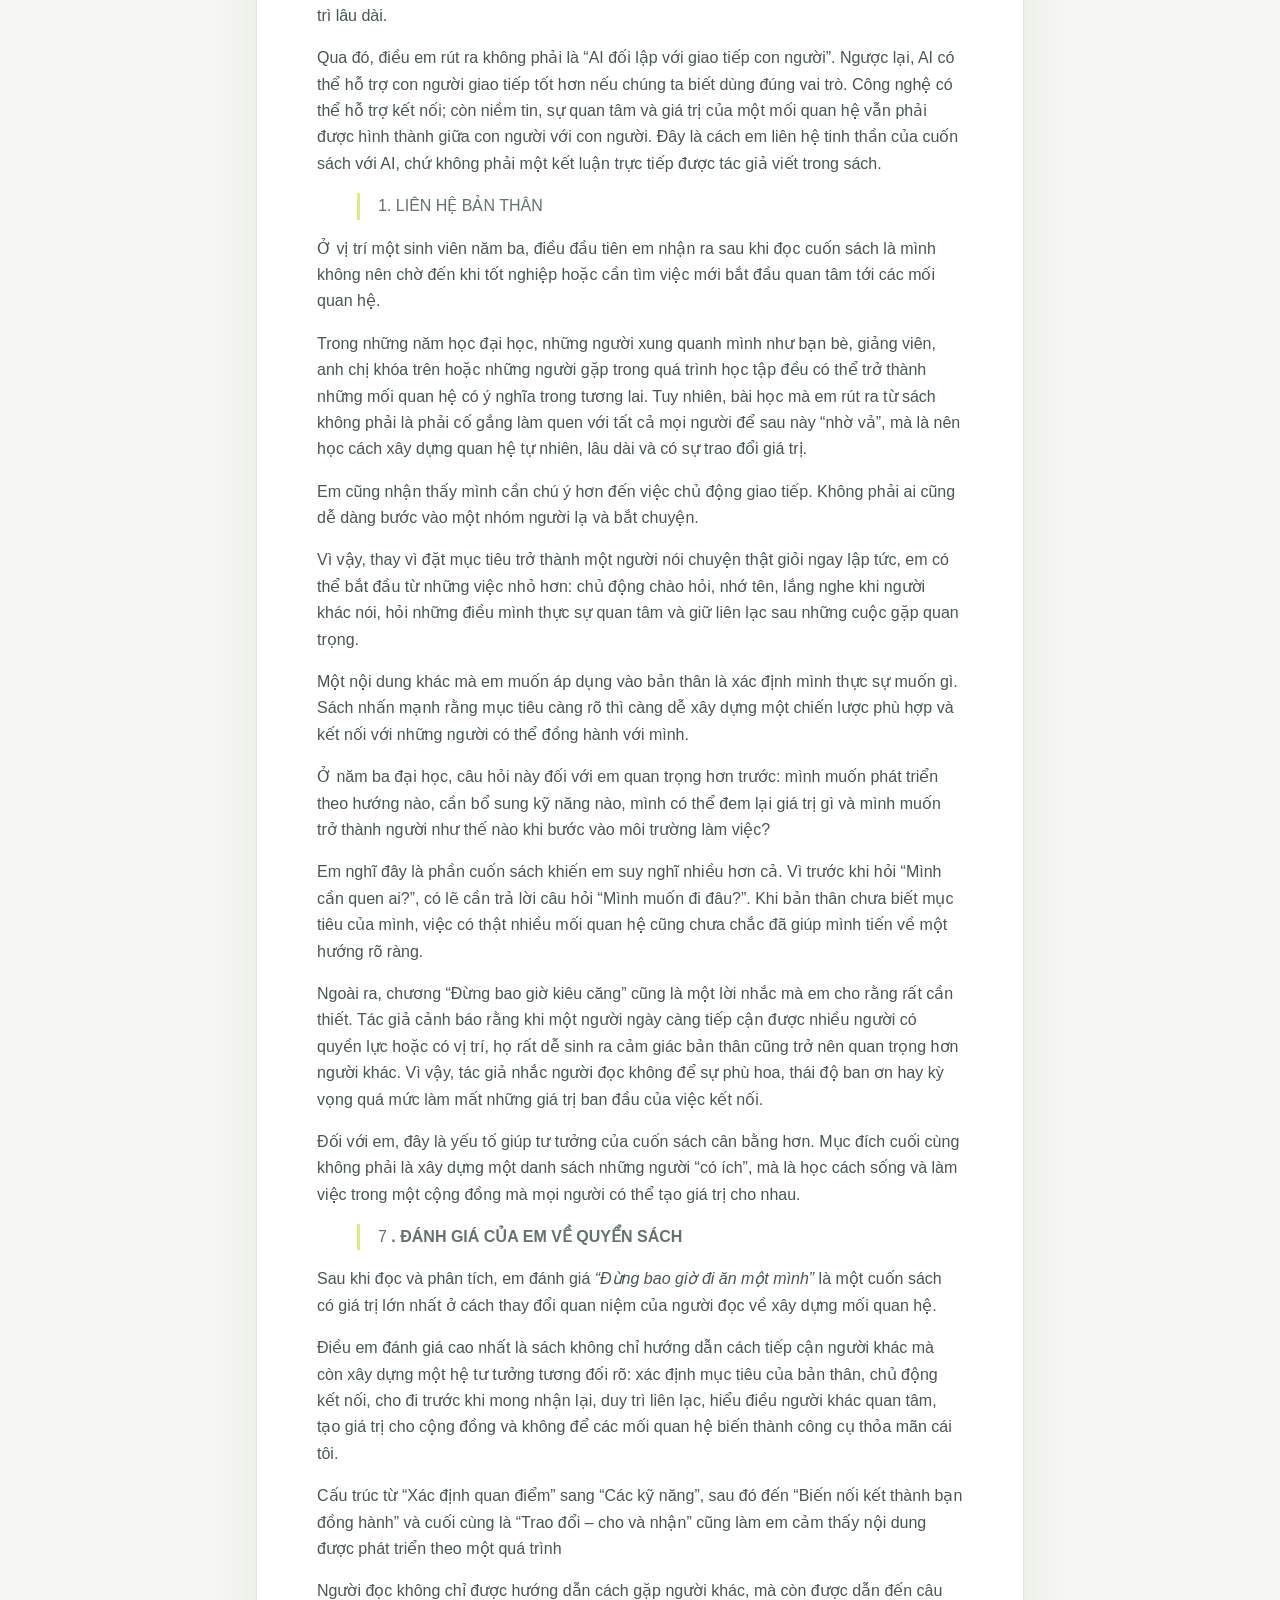
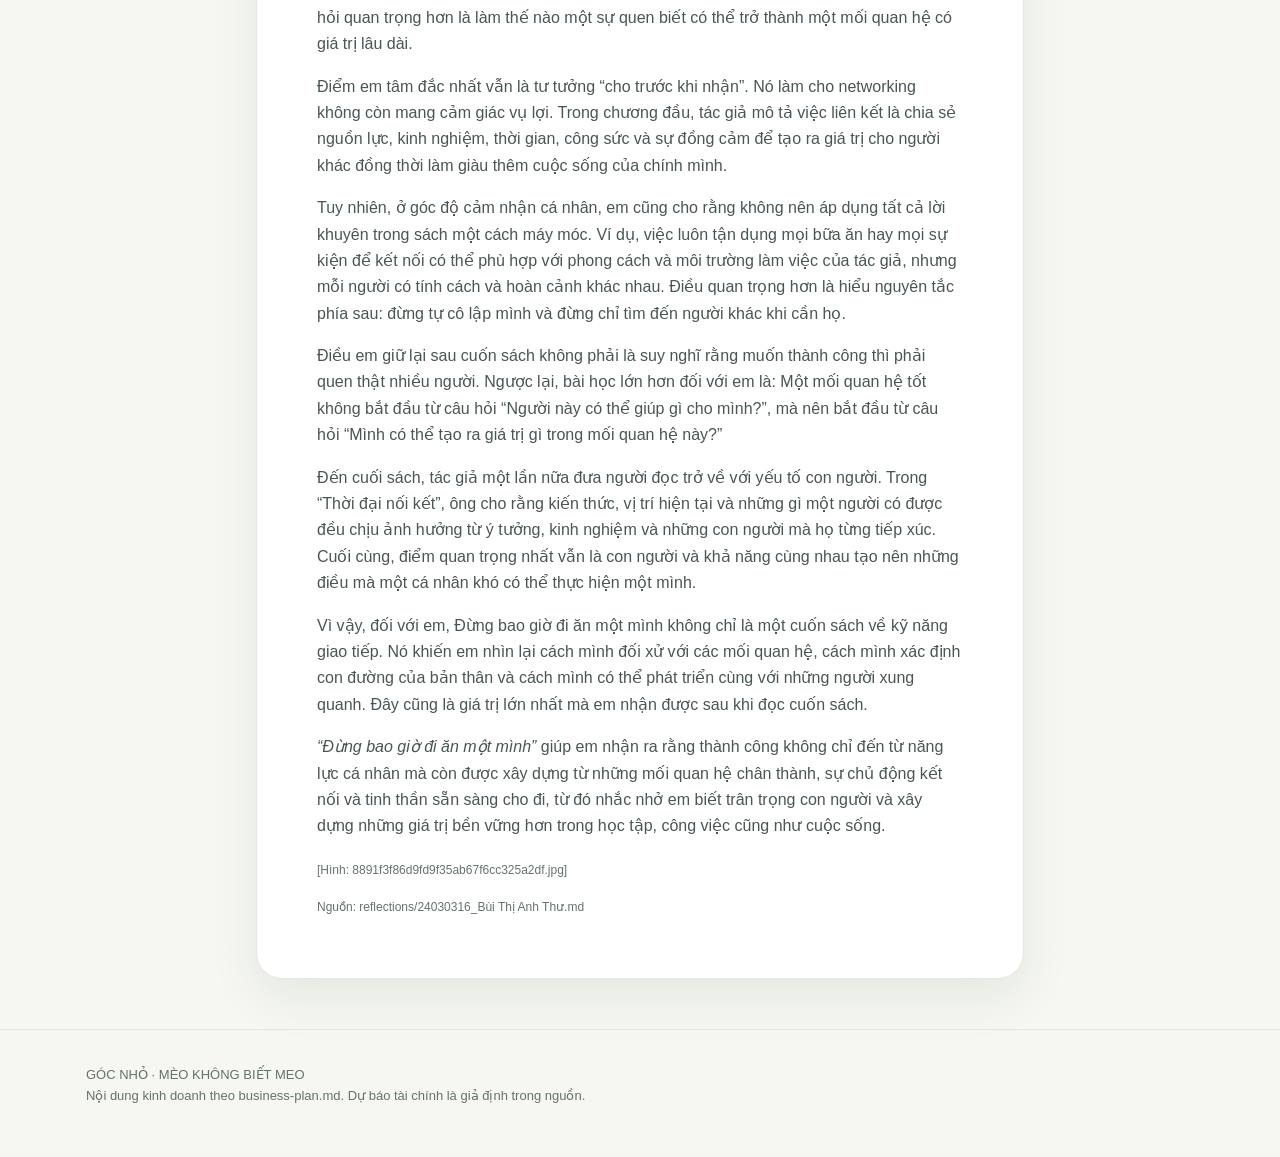
<file: reflection-anh-thu.html>
<!doctype html><html lang="vi"><head><meta charset="UTF-8"><meta name="viewport" content="width=device-width,initial-scale=1"><title>Phản hồi · Bùi Thị Anh Thư · GÓC NHỎ</title><link rel="stylesheet" href="style.css"></head><body><header class="topbar"><div class="wrap nav"><a class="brand" href="index.html"><span class="mark">g.</span>GÓC NHỎ</a><nav class="navlinks"><a class="" href="index.html">Tổng quan</a><a class="" href="business-plan.html">Kế hoạch</a><a class="" href="financial-analysis.html">Tài chính</a><a class="" href="swot.html">SWOT</a><a class="" href="five-forces.html">Porter</a><a class="active" href="reflections.html">Phản hồi</a><a class="" href="action-plan.html">90 ngày</a></nav></div></header><main><section class="wrap pagehead article"><a class="back" href="reflections.html">← Tất cả bài phản hồi</a><div class="eyebrow">Bài phản hồi đọc sách</div><h1>Bùi Thị Anh Thư</h1><p>Đừng bao giờ đi ăn một mình</p></section><section class="wrap article"><article class="article-body"><h1>24030316_Bùi Thị Anh Thư</h1>
<p><strong>HỌC KÌ DOANH NGHIỆP 1</strong></p>
<p><strong>LỚP: 240321 - 020100412301</strong></p>
<p><strong>HỌ VÀ TÊN: BÙI THỊ ANH THƯ</strong></p>
<p><strong>MSSV: 24030316</strong></p>
<p>📖</p>
<p>Thông tin về sách Tên sách: “ <em>Đừng bao giờ đi ăn một mình”</em> Tác giả: Keith Ferrazzi và Tahl Raz Dịch giả: Trần Thị Ngân Tuyến Nhà xuất bản: Nhà xuất bản trẻ Năm xuất bản: 2019</p>
<blockquote>Tên tiếng anh: Never eat alone</blockquote>
<blockquote></blockquote>
<p><span class="source">[Hình: 800-800_7aa8cb43-320d-4891-94b8-d77643a4025b.webp]</span></p>
<p>🌻🌻🌻</p>
<blockquote>1.  <strong>LÝ DO LỰA CHỌN SÁCH</strong></blockquote>
<blockquote></blockquote>
<p>Đầu tiên, lý do em lựa chọn phân tích quyển sách <em>“ Đừng bao giờ đi ăn một mình”</em> vì tác phẩm đã cho em một cảm giác mới lạ ngay khi tiếp xúc, so với những cuốn sách viết về thành công thông thường, tác phẩm này có một cách kể chuyện hoàn toàn riêng. Qua ngòi viết của tác giả người đọc có thể đúc kết được những kinh nghiệm của riêng mình. Ban đầu, cái tên <em>“Đừng bao giờ đi ăn một mình”</em> có thể khiến người đọc nghĩ rằng đây là một cuốn sách nói về giao tiếp, cách làm quen hoặc cách mở rộng các mối quan hệ. Nhưng khi đọc sâu hơn, em nhận ra nội dung của sách rộng hơn rất nhiều. Tác giả không chỉ nói về việc “quen biết nhiều người”, mà tập trung vào cách một con người xây dựng, duy trì và phát triển những mối quan hệ có ý nghĩa trong học tập, công việc cũng như cuộc sống.</p>
<p>Điều này đặc biệt phù hợp với em trong bối cảnh đang là sinh viên năm ba. Đây là giai đoạn mà việc học trên lớp vẫn quan trọng, nhưng đồng thời sinh viên cũng bắt đầu phải suy nghĩ nghiêm túc hơn về thực tập, công việc sau khi ra trường, cách làm việc với người khác và cách xây dựng vị trí của mình trong môi trường nghề nghiệp. Vì vậy, một cuốn sách đặt trọng tâm vào con người và các mối quan hệ khiến em cảm thấy gần với những vấn đề mà một sinh viên sắp bước vào môi trường làm việc thực tế sẽ phải đối diện.</p>
<p>Cấu trúc của sách cũng cho thấy nội dung không chỉ dừng ở những mẹo giao tiếp. Sách được chia thành bốn phần lớn: Xác định quan điểm; Các kỹ năng; Biến nối kết thành bạn đồng hành; Trao đổi – cho và nhận. Bên trong đó có các chương về xác định sứ mệnh, xây dựng quan hệ trước khi cần đến, ghi nhớ tên, trò chuyện xã giao, giữ liên lạc, xây dựng thương hiệu cá nhân, tìm người đỡ đầu và “Thời đại nối kết”.</p>
<p>Lý do quan trọng nhất khiến em lựa chọn cuốn sách chính là quan điểm xuất hiện rất sớm trong sách: con người không thể tiến quá xa nếu chỉ dựa vào bản thân. Tác giả cho rằng điểm xuất phát, tài năng hay trí thông minh đều quan trọng, nhưng chúng không đủ nếu con người không hiểu được sức mạnh của các mối quan hệ.</p>
<p>Đối với em, đây là một chủ đề đáng để tìm hiểu bởi trong môi trường đại học, sinh viên thường tập trung vào điểm số, kiến thức chuyên môn hoặc kỹ năng cá nhân. Cuốn sách lại đưa ra một góc nhìn khác: khả năng hợp tác, tạo niềm tin và duy trì quan hệ với người khác cũng là một phần quan trọng trong quá trình phát triển bản thân.</p>
<blockquote>2 . CẢM NHẬN CHUNG VÈ QUYỂN SÁCH</blockquote>
<blockquote></blockquote>
<p>Tác phẩm đã để lại cho bản thân em một cảm nhận rất trầm lắng về câu nói <em>“Đừng bao giờ đi ăn một mình”</em>, ý nghĩa của nó thực chất không cổ vũ việc “lợi dụng quan hệ” để thành công. Trái lại, một trong những điều tác giả lặp lại nhiều lần là muốn có một mạng lưới quan hệ tốt thì trước hết phải biết cho đi.</p>
<p>Dừng lại ở chương “Đừng ghi sổ”, tác giả tóm tắt một trong những chìa khóa của thành công bằng khái niệm “ sự quảng đại” ****. Kết nối được miêu tả như một quá trình liên tục giữa cho và nhận: con người giúp đỡ nhau, chia sẻ thời gian, kinh nghiệm và nguồn lực, từ đó cả hai phía đều có thể nhận được giá trị.</p>
<p>Điều này làm thay đổi cách em hiểu về từ “networking”. Trước đây, khi nghe đến xây dựng quan hệ, em dễ liên tưởng đến việc gặp thật nhiều người, xin thông tin liên lạc hoặc cố gắng quen những người có vị trí cao. Nhưng sách lại phân biệt khá rõ giữa việc tạo quan hệ thật sự và việc chỉ thu thập danh thiếp. Trong chương “Tạo mối quan hệ một cách tích cực”, tác giả phê phán kiểu người luôn tìm kiếm “người quan trọng hơn” để tiếp cận và xem các mối quan hệ như công cụ phục vụ tham vọng cá nhân. Theo cách nhìn trong sách, kiểu giao tiếp đó không tạo ra được những quan hệ có ý nghĩa lâu dài.</p>
<p>Khía cạnh mà em thích ở cuốn sách là tác giả không xây dựng hình ảnh bản thân như một người hoàn hảo ngay từ đầu. Ông kể khá nhiều trải nghiệm của mình, từ hoàn cảnh gia đình, những ngày làm việc ở sân golf, việc học ở Harvard cho đến những sai lầm trong quá trình xây dựng sự nghiệp. Qua đó, những nguyên tắc của sách được trình bày thông qua các câu chuyện và trải nghiệm cụ thể chứ không chỉ tồn tại dưới dạng lý thuyết.</p>
<p><span class="source">[Hình: ae57643678b9774689b9d1ef0f9c2093.jpg]</span></p>
<p>Một câu chuyện để lại ấn tượng với em là khi tác giả còn làm việc ở sân golf. Ông quan sát thấy những người thành công không hoạt động hoàn toàn độc lập. Họ giúp nhau tìm công việc, hỗ trợ ý tưởng của nhau, tạo cơ hội cho con cái và chia sẻ các nguồn lực. Từ đó tác giả nhận thấy mạng lưới bạn bè và đồng nghiệp có ảnh hưởng rất lớn đến khả năng phát triển của một con người.</p>
<p>Đặc biệt là sự chuyển biến từ tư duy  “xây dựng mạng lưới” sang tư duy <strong>c</strong>hăm sóc và tạo giá trị cho nhau . Ông mô tả việc kết nối là chia sẻ kinh nghiệm, nguồn lực, thời gian, công sức, tình cảm và sự đồng cảm để đem lại giá trị cho người khác, đồng thời làm phong phú cuộc sống của chính mình.</p>
<p>Vì vậy, sau khi nghiên cứu , em cảm thấy thông điệp của cuốn sách không nằm ở việc “biết càng nhiều người càng tốt”, mà nằm ở câu hỏi: Mình xây dựng mối quan hệ với người khác như thế nào và mình mang lại giá trị gì trong mối quan hệ đó?</p>
<blockquote>3. <strong>NHỮNG NỘI DUNG MÀ EM TÂM ĐẮC NHẤT</strong></blockquote>
<blockquote></blockquote>
<p>Sau khi đọc sách và áp dụng vào cuộc sống, em đã ngộ nhận ra được ý nghĩa thật sự sau những giá trị mà tác giả muốn truyền đạt, và đây là một trong những nội dung mà em tâm đắc nhất<strong>.</strong></p>
<p><strong><em>“Đừng ghi sổ” – cho đI nhưng không tính toán ngay việc nhận lại</strong></em></p>
<p>Trong cuộc sống bận rộn, mệt mỏi , con người rất dễ  sinh ra tâm lý: “Tôi giúp bạn việc này thì sau này bạn phải giúp lại tôi một việc tương đương”. Nhưng tác giả phản đối cách xây dựng quan hệ giống như một cuốn sổ nợ.</p>
<p>Theo ông, mạng lưới chỉ thực sự phát triển khi mọi người hiểu rằng họ cần nhau, và việc giúp đỡ không nên được tính toán theo kiểu mỗi việc làm đều phải nhận được một lợi ích tương đương ngay lập tức. Tác giả cho rằng càng giúp được nhiều người thì khả năng nhận được sự giúp đỡ và tiếp tục giúp người khác càng tăng lên.</p>
<p>Điều làm em cảm thấy có ý nghĩa ở đây là sự khác biệt giữa quan hệ và giao dịch. Một giao dịch thường kết thúc khi hai bên trao đổi xong giá trị. Nhưng một mối quan hệ có thể kéo dài rất lâu. Nếu lúc nào cũng tính xem mình đã cho bao nhiêu và người kia nợ mình bao nhiêu thì mối quan hệ rất khó trở nên chân thành.</p>
<p>Sách kết luận khá rõ rằng tốt hơn nên cho trước khi nhận và không nên “ghi sổ” những gì mình đã làm cho người khác. Đối với em đây là một nguyên tắc không chỉ áp dụng được rất nhiều lĩnh vực trong cuộc sống như học tâp, làm việc, lao động…mà còn áp dụng được vào việc xây dựng các mối quan hệ xung quanh ta.</p>
<p><strong><em>“Hãy xây dựng sẵn trước khi cần đến”</strong>.</em></p>
<p><span class="source">[Hình: download.png]</span></p>
<p>Tác giả cho rằng một sai lầm lớn của nhiều người là chỉ nghĩ đến việc xây dựng quan hệ khi họ đang cần điều gì đó, ví dụ như khi thất nghiệp hoặc muốn tìm một cơ hội mới. Trong khi đó, những người có mạng lưới tốt thường xây dựng các mối quan hệ từ rất lâu trước khi họ cần nhờ đến sự giúp đỡ.</p>
<p>Đối với một sinh viên năm ba, em thấy bài học này khá thực tế. Nếu chỉ đến năm cuối hoặc sau khi tốt nghiệp mới bắt đầu tìm hiểu doanh nghiệp, làm quen với những người trong ngành hoặc liên hệ với giảng viên và những anh chị đi trước thì có thể đã khá muộn. Xây dựng quan hệ theo tinh thần của cuốn sách không phải là đợi đến lúc cần việc rồi mới tìm người giúp, mà là duy trì sự kết nối từ trước thông qua học tập, hoạt động, trao đổi và hỗ trợ nhau. Điều quan trọng là mối quan hệ được hình thành một cách tự nhiên trước khi một lợi ích cụ thể xuất hiện.</p>
<p><strong><em>Không được “biến mất”</strong></em></p>
<p>Tên sách <em>“ Đừng bao giờ đi ăn một mình”</em>  theo cảm nhận của em mang tính biểu tượng nhiều hơn là một mệnh lệnh theo nghĩa đen.</p>
<p>Trong chương cùng tên, tác giả đưa ra nguyên tắc: không được biến mất khỏi mạng lưới của mình. Ông khuyến khích tận dụng những cơ hội gặp gỡ, những bữa ăn, hội thảo và sự kiện để duy trì sự hiện diện và tương tác với mọi người.</p>
<p>Điều này được phát triển rõ hơn ở chương “Pinging – mọi lúc mọi nơi”. “Pinging” được tác giả dùng để chỉ những lời chào hỏi và tương tác ngắn, tự nhiên nhằm duy trì liên hệ. Theo sách, một mạng lưới nếu không được chăm sóc thì sẽ dần yếu đi; vì vậy, giữ liên lạc là một quá trình liên tục chứ không phải chỉ liên hệ khi có việc.</p>
<p>Em đặc biệt thích ý này vì nó rất đời thường.</p>
<p>Nhiều khi chúng ta từng học chung, làm chung hoặc gặp một người rất hợp, nhưng sau đó không ai chủ động liên hệ và dần trở thành người xa lạ. Cuốn sách khiến em nhận ra rằng một mối quan hệ không tự nhiên tồn tại mãi. Nó cần được duy trì.</p>
<p><strong><em>Hiểu điều người khác thực sự mong muốn</strong></em></p>
<p>Khi chuyển sang phần “Biến kết nối thành bạn đồng hành”, tác giả đặt ra một câu hỏi rất đơn giản: “Thật sự anh muốn gì?”</p>
<p>Theo sách, hiểu mục tiêu và điều quan trọng đối với một người sẽ giúp chúng ta xây dựng mối quan hệ sâu sắc hơn. Người kết nối tốt phải học cách quan sát, tìm hiểu điều người khác thực sự quan tâm thay vì chỉ nghĩ đến mục tiêu của chính mình.</p>
<p>Em cho rằng đây là một điểm rất đáng suy nghĩ.</p>
<p>Trong nhiều cuộc giao tiếp, con người thường tập trung chuẩn bị điều mình muốn nói nhưng lại ít đặt câu hỏi về điều người đối diện đang cần. Nếu chỉ nói mà không hiểu người khác thì cuộc trò chuyện dù kéo dài vẫn có thể rất hời hợt.</p>
<p><span class="source">[Hình: ba2060ec4840e0268fee106676cd8410.jpg]</span></p>
<blockquote><strong>4 . NỘI DUNG TRONG SÁCH VỚI GIAO TIẾP TRONG CUỘC SỐNG</strong></blockquote>
<blockquote></blockquote>
<p>Theo em, giá trị lớn của cuốn sách nằm ở việc có thể đưa nhiều nguyên tắc của sách ra khỏi môi trường kinh doanh và áp dụng vào giao tiếp thông thường.</p>
<p>Trước hết là <strong>sự chủ động</strong>.</p>
<p>Một mối quan hệ rất hiếm khi phát triển nếu cả hai người đều đợi người còn lại bắt chuyện. Việc chào hỏi trước, hỏi thăm, mời một người cùng tham gia hoạt động hoặc chủ động gửi lời cảm ơn sau một cuộc gặp đều là những hành động nhỏ nhưng có thể mở đầu cho một mối quan hệ.</p>
<p>Chương “Theo dõi hay thất bại” nhấn mạnh rằng sau khi gặp một người mà mình muốn xây dựng quan hệ, cần có hành động tiếp nối để mình không nhanh chóng biến mất khỏi trí nhớ của họ.</p>
<p>Thứ hai là <strong>giao tiếp phải dựa trên sự tôn trọng.</strong></p>
<p>Nếu chỉ tiếp xúc với người mà mình cho rằng có thể mang lại lợi ích thì rất dễ biến networking thành một hành vi vụ lợi. Sách chính bản thân nó cũng cảnh báo về kiểu người chỉ tập trung vào những người có quyền lực và coi nhẹ những người khác.</p>
<p>Thứ ba là <strong>biết cho đi.</strong></p>
<p>Trong môi trường đại học, cho đi không nhất thiết phải là tiền bạc hay một cơ hội lớn. Đôi khi chỉ là gửi tài liệu cho bạn học, chia sẻ một kinh nghiệm mình biết, giới thiệu một người phù hợp cho một nhóm, giúp một thành viên khi làm bài tập chung hoặc dành thời gian lắng nghe người khác.</p>
<p>Theo cách em hiểu cuốn sách, chính những hành động nhỏ đó dần tạo nên niềm tin.</p>
<p>Và cuối cùng là <strong>duy trì quan hệ</strong>. Một cuộc gặp tạo ra kết nối, nhưng chưa chắc đã tạo ra quan hệ. Quan hệ hình thành từ quá trình tương tác lặp lại, chia sẻ và hỗ trợ nhau theo thời gian. Vì vậy, “pinging” là một ý tưởng khá đơn giản nhưng có tính thực tế cao: đôi khi chỉ cần một tin nhắn hỏi thăm hoặc lời chúc đúng lúc cũng đủ để nhắc rằng mối quan hệ đó vẫn được quan tâm</p>
<blockquote></blockquote>
<blockquote></blockquote>
<blockquote>1. <strong>LIÊN HỆ VỚI AI TRONG THỜI ĐẠI HIỆN NAY</strong></blockquote>
<p>Một điểm khiến em thấy cuốn sách vẫn có giá trị khi liên hệ với thời đại AI hiện nay chính là việc tác giả đặt con người ở vị trí trung tâm.</p>
<p>Ở chương cuối “Thời đại nối kết”, sách nói về một thế giới ngày càng được kết nối thông qua công nghệ và Internet. Tuy nhiên, tác giả vẫn nhấn mạnh rằng công nghệ không thay thế được bản chất và chất lượng của các mối quan hệ giữa con người.</p>
<p>Nếu liên hệ điều đó với AI, em cho rằng AI có thể trở thành một công cụ hỗ trợ rất mạnh trong học tập và giao tiếp. Một sinh viên có thể dùng AI để hỗ trợ tìm cách diễn đạt, chuẩn bị nội dung trước một cuộc trao đổi, hệ thống hóa thông tin, luyện cách trình bày hoặc xây dựng kế hoạch cho một công việc.</p>
<p>Nhưng theo suy nghĩ của em<strong>,</strong> AI không nên trở thành lý do để con người giảm giao tiếp thật với nhau. Chẳng hạn, AI có thể giúp mình soạn một tin nhắn, nhưng việc quan tâm đến người nhận tin nhắn vẫn phải đến từ bản thân mình. AI có thể giúp chuẩn bị câu hỏi trước một cuộc gặp, nhưng khả năng lắng nghe người đang ngồi trước mặt mình vẫn thuộc về con người. AI có thể hỗ trợ tạo ra nội dung cho hồ sơ cá nhân, nhưng sự tin tưởng mà người khác dành cho mình phải được xây dựng qua hành động và cách mình đối xử với họ.</p>
<p>Điều này làm em liên tưởng đến chương xây dựng thương hiệu cá nhân. Trong sách, tác giả cho rằng mỗi người đều tạo ra một nhận dạng thông qua cách giao tiếp, hành động và thông điệp mà mình thể hiện. Một thương hiệu cá nhân tốt cần có sự nhất quán và đáng tin cậy.</p>
<p>Trong bối cảnh nhiều nội dung có thể được hỗ trợ tạo ra bằng AI, sự nhất quán giữa điều một người thể hiện và điều họ thực sự làm có thể càng quan trọng. Một người có thể dùng công nghệ để trình bày bản thân tốt hơn, nhưng nếu những gì thể hiện ra ngoài không tương ứng với khả năng, thái độ và hành động thực tế thì mối quan hệ vẫn khó duy trì lâu dài.</p>
<p>Qua đó, điều em rút ra không phải là “AI đối lập với giao tiếp con người”. Ngược lại, AI có thể hỗ trợ con người giao tiếp tốt hơn nếu chúng ta biết dùng đúng vai trò. Công nghệ có thể hỗ trợ kết nối; còn niềm tin, sự quan tâm và giá trị của một mối quan hệ vẫn phải được hình thành giữa con người với con người. Đây là cách em liên hệ tinh thần của cuốn sách với AI, chứ không phải một kết luận trực tiếp được tác giả viết trong sách.</p>
<blockquote></blockquote>
<blockquote></blockquote>
<blockquote>1. LIÊN HỆ BẢN THÂN</blockquote>
<p>Ở vị trí một sinh viên năm ba, điều đầu tiên em nhận ra sau khi đọc cuốn sách là mình không nên chờ đến khi tốt nghiệp hoặc cần tìm việc mới bắt đầu quan tâm tới các mối quan hệ.</p>
<p>Trong những năm học đại học, những người xung quanh mình như bạn bè, giảng viên, anh chị khóa trên hoặc những người gặp trong quá trình học tập đều có thể trở thành những mối quan hệ có ý nghĩa trong tương lai. Tuy nhiên, bài học mà em rút ra từ sách không phải là phải cố gắng làm quen với tất cả mọi người để sau này “nhờ vả”, mà là nên học cách xây dựng quan hệ tự nhiên, lâu dài và có sự trao đổi giá trị.</p>
<p>Em cũng nhận thấy mình cần chú ý hơn đến việc chủ động giao tiếp. Không phải ai cũng dễ dàng bước vào một nhóm người lạ và bắt chuyện.</p>
<p>Vì vậy, thay vì đặt mục tiêu trở thành một người nói chuyện thật giỏi ngay lập tức, em có thể bắt đầu từ những việc nhỏ hơn: chủ động chào hỏi, nhớ tên, lắng nghe khi người khác nói, hỏi những điều mình thực sự quan tâm và giữ liên lạc sau những cuộc gặp quan trọng.</p>
<p>Một nội dung khác mà em muốn áp dụng vào bản thân là xác định mình thực sự muốn gì. Sách nhấn mạnh rằng mục tiêu càng rõ thì càng dễ xây dựng một chiến lược phù hợp và kết nối với những người có thể đồng hành với mình.</p>
<p>Ở năm ba đại học, câu hỏi này đối với em quan trọng hơn trước: mình muốn phát triển theo hướng nào, cần bổ sung kỹ năng nào, mình có thể đem lại giá trị gì và mình muốn trở thành người như thế nào khi bước vào môi trường làm việc?</p>
<p>Em nghĩ đây là phần cuốn sách khiến em suy nghĩ nhiều hơn cả. Vì trước khi hỏi “Mình cần quen ai?”, có lẽ cần trả lời câu hỏi “Mình muốn đi đâu?”. Khi bản thân chưa biết mục tiêu của mình, việc có thật nhiều mối quan hệ cũng chưa chắc đã giúp mình tiến về một hướng rõ ràng.</p>
<p>Ngoài ra, chương “Đừng bao giờ kiêu căng” cũng là một lời nhắc mà em cho rằng rất cần thiết. Tác giả cảnh báo rằng khi một người ngày càng tiếp cận được nhiều người có quyền lực hoặc có vị trí, họ rất dễ sinh ra cảm giác bản thân cũng trở nên quan trọng hơn người khác. Vì vậy, tác giả nhắc người đọc không để sự phù hoa, thái độ ban ơn hay kỳ vọng quá mức làm mất những giá trị ban đầu của việc kết nối.</p>
<p>Đối với em, đây là yếu tố giúp tư tưởng của cuốn sách cân bằng hơn. Mục đích cuối cùng không phải là xây dựng một danh sách những người “có ích”, mà là học cách sống và làm việc trong một cộng đồng mà mọi người có thể tạo giá trị cho nhau.</p>
<blockquote>7  <strong>. ĐÁNH GIÁ CỦA EM VỀ QUYỂN SÁCH</strong></blockquote>
<blockquote></blockquote>
<p>Sau khi đọc và phân tích, em đánh giá <em>“Đừng bao giờ đi ăn một mình”</em> là một cuốn sách có giá trị lớn nhất ở cách thay đổi quan niệm của người đọc về xây dựng mối quan hệ.</p>
<p>Điều em đánh giá cao nhất là sách không chỉ hướng dẫn cách tiếp cận người khác mà còn xây dựng một hệ tư tưởng tương đối rõ: xác định mục tiêu của bản thân, chủ động kết nối, cho đi trước khi mong nhận lại, duy trì liên lạc, hiểu điều người khác quan tâm, tạo giá trị cho cộng đồng và không để các mối quan hệ biến thành công cụ thỏa mãn cái tôi.</p>
<p>Cấu trúc từ “Xác định quan điểm” sang “Các kỹ năng”, sau đó đến “Biến nối kết thành bạn đồng hành” và cuối cùng là “Trao đổi – cho và nhận” cũng làm em cảm thấy nội dung được phát triển theo một quá trình</p>
<p>Người đọc không chỉ được hướng dẫn cách gặp người khác, mà còn được dẫn đến câu hỏi quan trọng hơn là làm thế nào một sự quen biết có thể trở thành một mối quan hệ có giá trị lâu dài.</p>
<p>Điểm em tâm đắc nhất vẫn là tư tưởng “cho trước khi nhận”. Nó làm cho networking không còn mang cảm giác vụ lợi. Trong chương đầu, tác giả mô tả việc liên kết là chia sẻ nguồn lực, kinh nghiệm, thời gian, công sức và sự đồng cảm để tạo ra giá trị cho người khác đồng thời làm giàu thêm cuộc sống của chính mình.</p>
<p>Tuy nhiên, ở góc độ cảm nhận cá nhân, em cũng cho rằng không nên áp dụng tất cả lời khuyên trong sách một cách máy móc. Ví dụ, việc luôn tận dụng mọi bữa ăn hay mọi sự kiện để kết nối có thể phù hợp với phong cách và môi trường làm việc của tác giả, nhưng mỗi người có tính cách và hoàn cảnh khác nhau. Điều quan trọng hơn là hiểu nguyên tắc phía sau: đừng tự cô lập mình và đừng chỉ tìm đến người khác khi cần họ.</p>
<p>Điều em giữ lại sau cuốn sách không phải là suy nghĩ rằng muốn thành công thì phải quen thật nhiều người. Ngược lại, bài học lớn hơn đối với em là: Một mối quan hệ tốt không bắt đầu từ câu hỏi “Người này có thể giúp gì cho mình?”, mà nên bắt đầu từ câu hỏi “Mình có thể tạo ra giá trị gì trong mối quan hệ này?”</p>
<p>Đến cuối sách, tác giả một lần nữa đưa người đọc trở về với yếu tố con người. Trong “Thời đại nối kết”, ông cho rằng kiến thức, vị trí hiện tại và những gì một người có được đều chịu ảnh hưởng từ ý tưởng, kinh nghiệm và những con người mà họ từng tiếp xúc. Cuối cùng, điểm quan trọng nhất vẫn là con người và khả năng cùng nhau tạo nên những điều mà một cá nhân khó có thể thực hiện một mình.</p>
<p>Vì vậy, đối với em, Đừng bao giờ đi ăn một mình không chỉ là một cuốn sách về kỹ năng giao tiếp. Nó khiến em nhìn lại cách mình đối xử với các mối quan hệ, cách mình xác định con đường của bản thân và cách mình có thể phát triển cùng với những người xung quanh. Đây cũng là giá trị lớn nhất mà em nhận được sau khi đọc cuốn sách.</p>
<p><em>“Đừng bao giờ đi ăn một mình”</em> giúp em nhận ra rằng thành công không chỉ đến từ năng lực cá nhân mà còn được xây dựng từ những mối quan hệ chân thành, sự chủ động kết nối và tinh thần sẵn sàng cho đi, từ đó nhắc nhở em biết trân trọng con người và xây dựng những giá trị bền vững hơn trong học tập, công việc cũng như cuộc sống.</p>
<p><span class="source">[Hình: 8891f3f86d9fd9f35ab67f6cc325a2df.jpg]</span></p><div class="source">Nguồn: reflections/24030316_Bùi Thị Anh Thư.md</div></article></section></main><footer class="footer"><div class="wrap">GÓC NHỎ · MÈO KHÔNG BIẾT MEO<br>Nội dung kinh doanh theo business-plan.md. Dự báo tài chính là giả định trong nguồn.</div></footer></body></html>
</file>
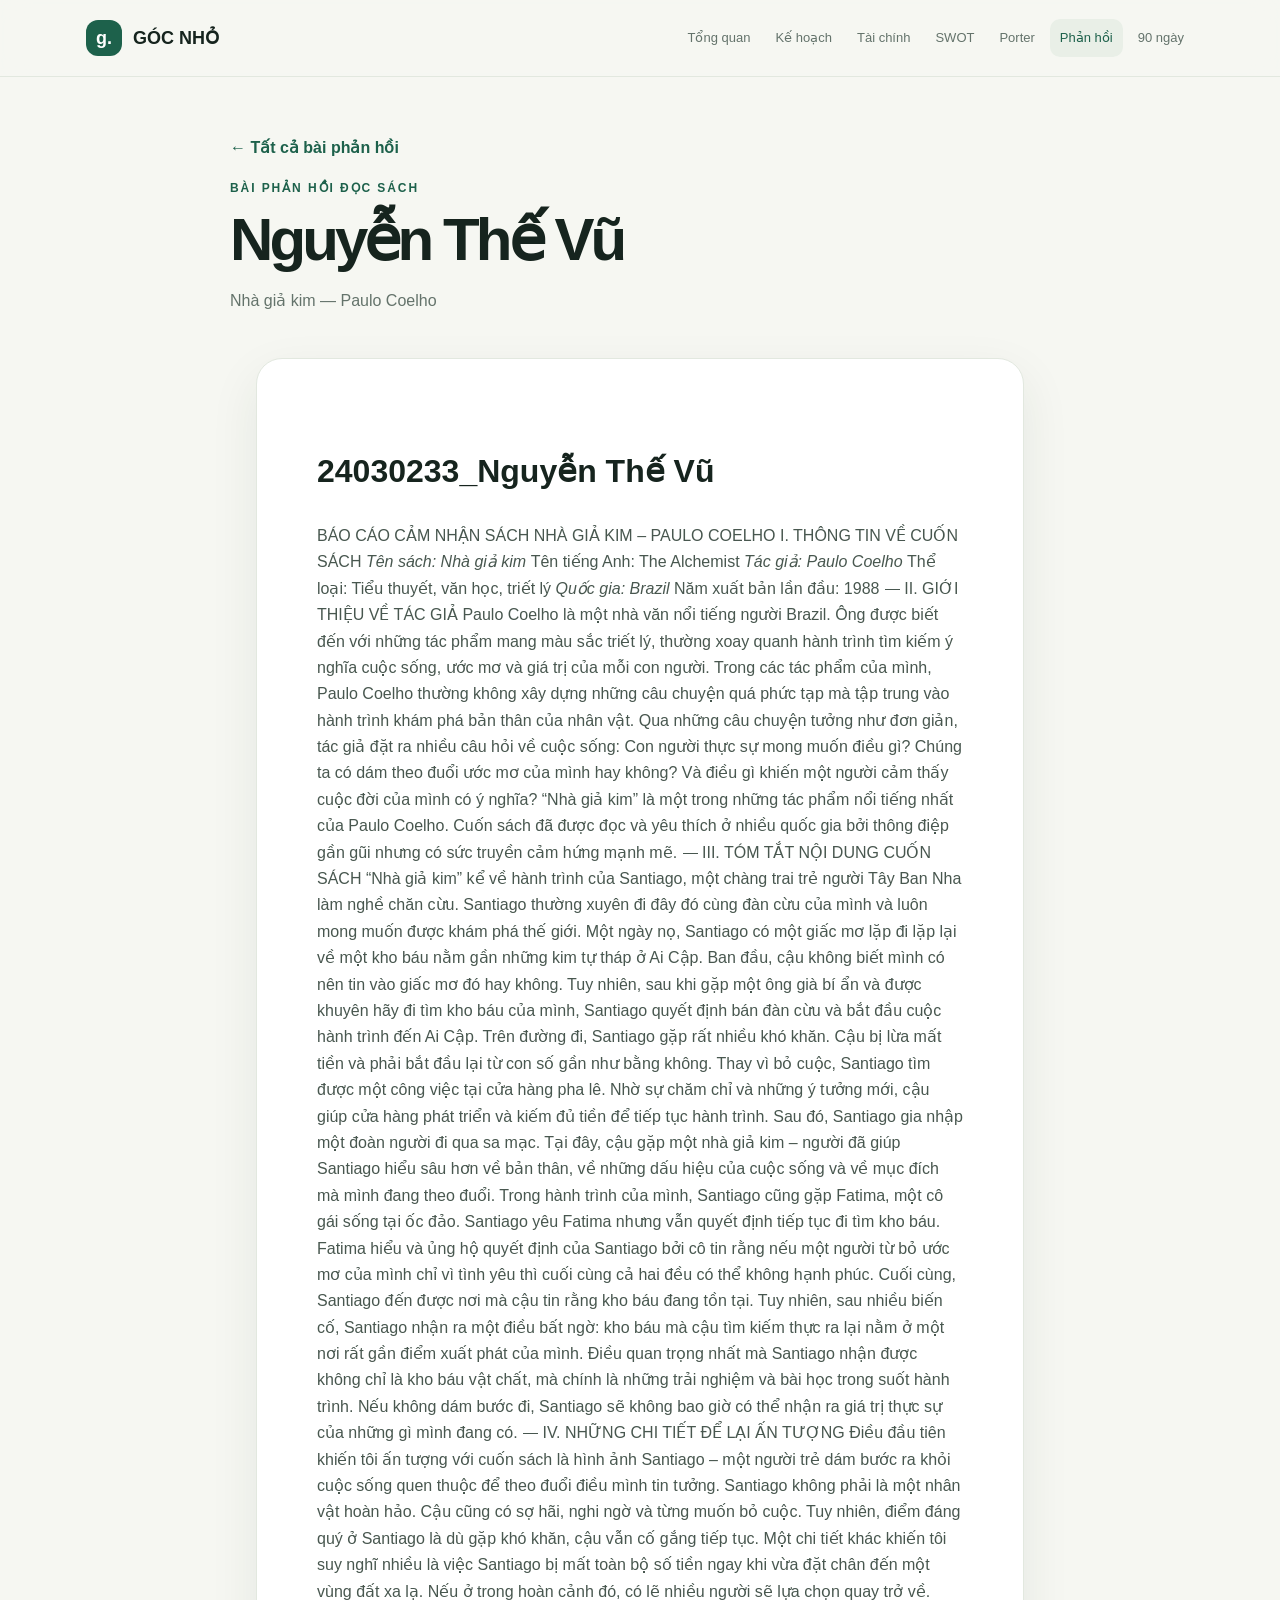
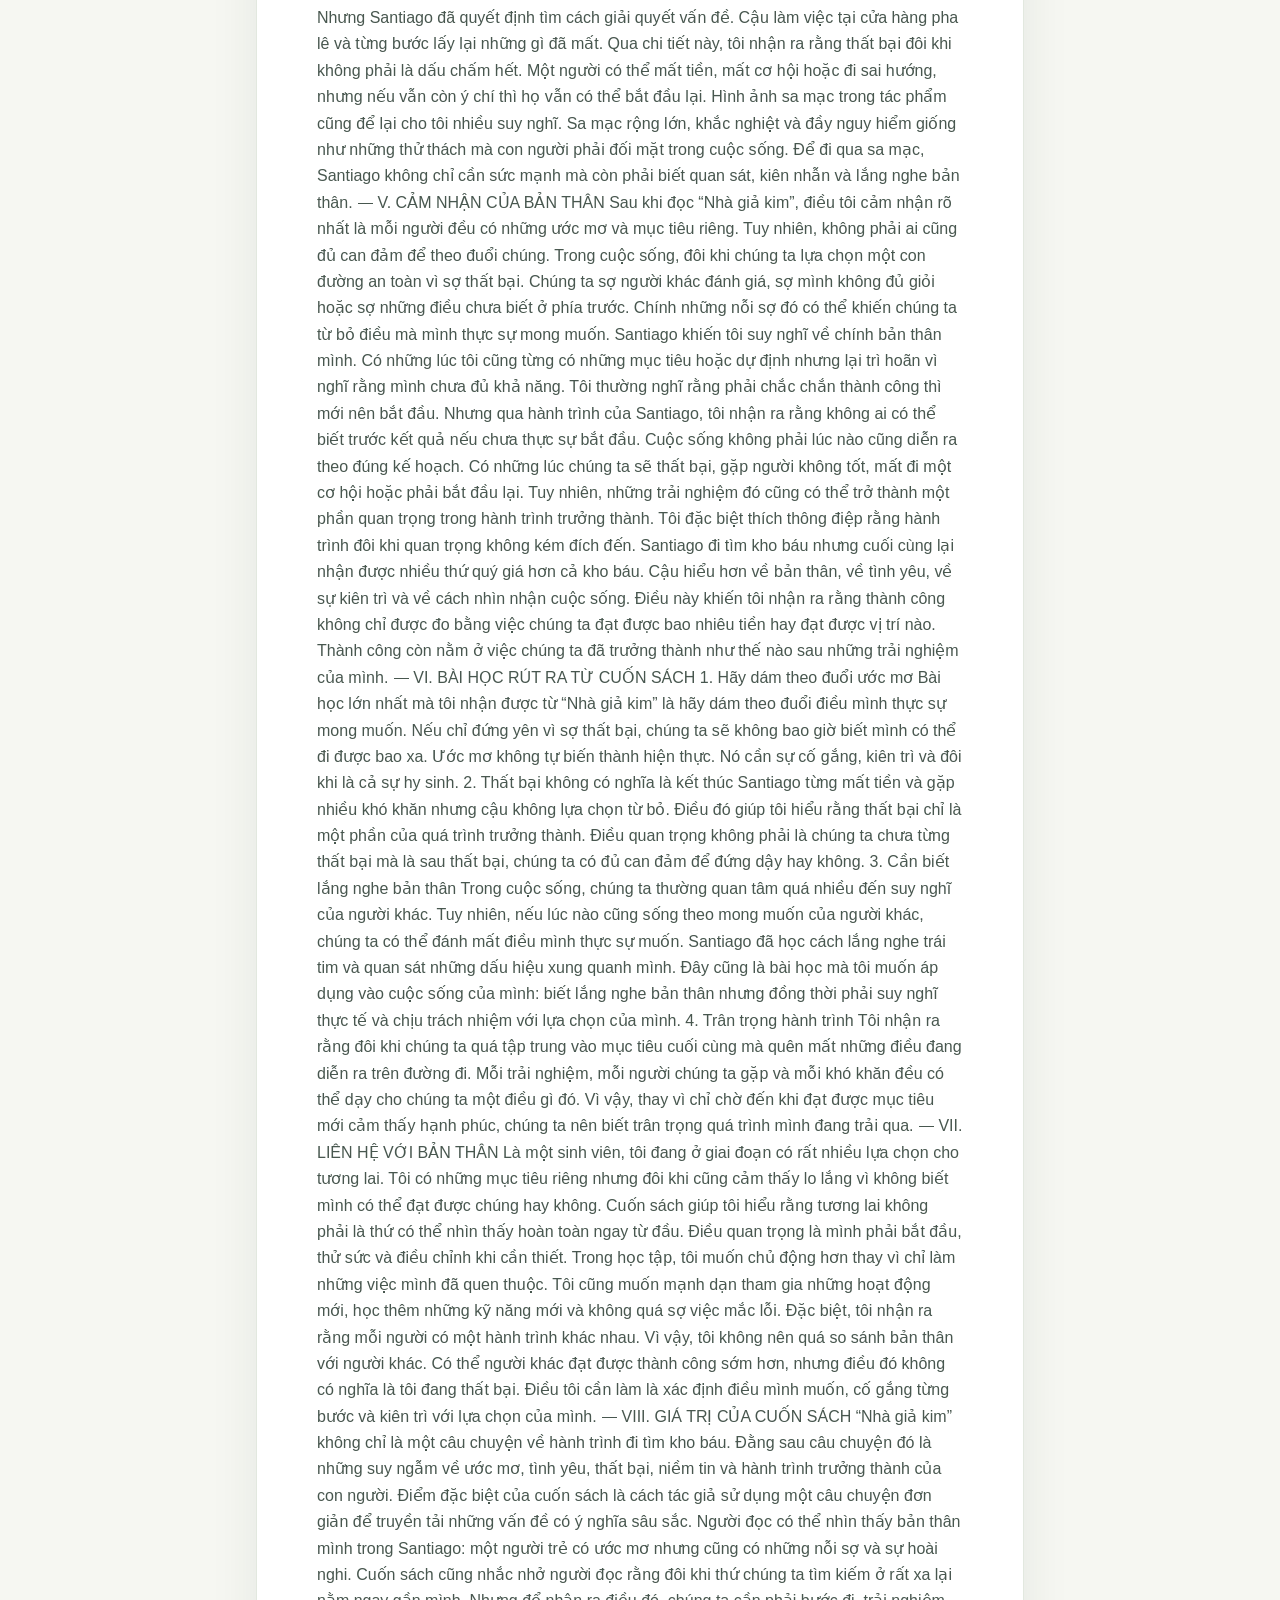
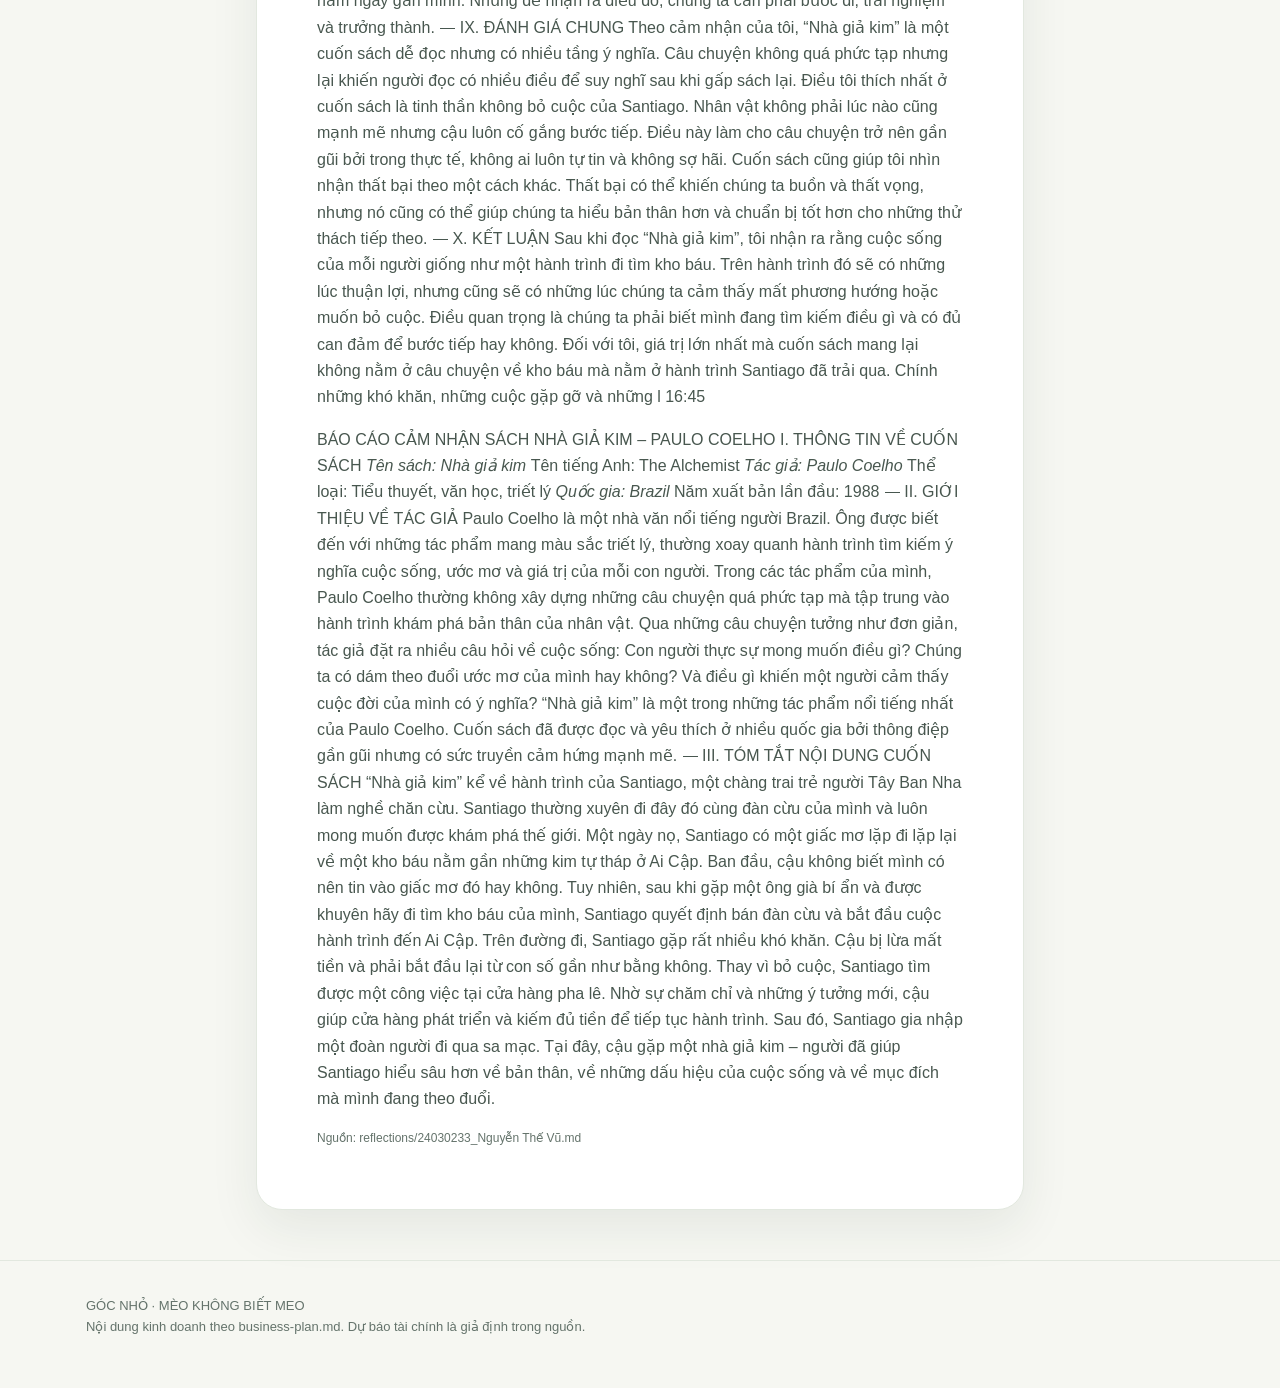
<file: reflection-the-vu.html>
<!doctype html><html lang="vi"><head><meta charset="UTF-8"><meta name="viewport" content="width=device-width,initial-scale=1"><title>Phản hồi · Nguyễn Thế Vũ · GÓC NHỎ</title><link rel="stylesheet" href="style.css"></head><body><header class="topbar"><div class="wrap nav"><a class="brand" href="index.html"><span class="mark">g.</span>GÓC NHỎ</a><nav class="navlinks"><a class="" href="index.html">Tổng quan</a><a class="" href="business-plan.html">Kế hoạch</a><a class="" href="financial-analysis.html">Tài chính</a><a class="" href="swot.html">SWOT</a><a class="" href="five-forces.html">Porter</a><a class="active" href="reflections.html">Phản hồi</a><a class="" href="action-plan.html">90 ngày</a></nav></div></header><main><section class="wrap pagehead article"><a class="back" href="reflections.html">← Tất cả bài phản hồi</a><div class="eyebrow">Bài phản hồi đọc sách</div><h1>Nguyễn Thế Vũ</h1><p>Nhà giả kim — Paulo Coelho</p></section><section class="wrap article"><article class="article-body"><h1>24030233_Nguyễn Thế Vũ</h1>
<p>BÁO CÁO CẢM NHẬN SÁCH NHÀ GIẢ KIM – PAULO COELHO I. THÔNG TIN VỀ CUỐN SÁCH <em> Tên sách: Nhà giả kim </em> Tên tiếng Anh: The Alchemist <em> Tác giả: Paulo Coelho </em> Thể loại: Tiểu thuyết, văn học, triết lý <em> Quốc gia: Brazil </em> Năm xuất bản lần đầu: 1988 ⸻ II. GIỚI THIỆU VỀ TÁC GIẢ Paulo Coelho là một nhà văn nổi tiếng người Brazil. Ông được biết đến với những tác phẩm mang màu sắc triết lý, thường xoay quanh hành trình tìm kiếm ý nghĩa cuộc sống, ước mơ và giá trị của mỗi con người. Trong các tác phẩm của mình, Paulo Coelho thường không xây dựng những câu chuyện quá phức tạp mà tập trung vào hành trình khám phá bản thân của nhân vật. Qua những câu chuyện tưởng như đơn giản, tác giả đặt ra nhiều câu hỏi về cuộc sống: Con người thực sự mong muốn điều gì? Chúng ta có dám theo đuổi ước mơ của mình hay không? Và điều gì khiến một người cảm thấy cuộc đời của mình có ý nghĩa? “Nhà giả kim” là một trong những tác phẩm nổi tiếng nhất của Paulo Coelho. Cuốn sách đã được đọc và yêu thích ở nhiều quốc gia bởi thông điệp gần gũi nhưng có sức truyền cảm hứng mạnh mẽ. ⸻ III. TÓM TẮT NỘI DUNG CUỐN SÁCH “Nhà giả kim” kể về hành trình của Santiago, một chàng trai trẻ người Tây Ban Nha làm nghề chăn cừu. Santiago thường xuyên đi đây đó cùng đàn cừu của mình và luôn mong muốn được khám phá thế giới. Một ngày nọ, Santiago có một giấc mơ lặp đi lặp lại về một kho báu nằm gần những kim tự tháp ở Ai Cập. Ban đầu, cậu không biết mình có nên tin vào giấc mơ đó hay không. Tuy nhiên, sau khi gặp một ông già bí ẩn và được khuyên hãy đi tìm kho báu của mình, Santiago quyết định bán đàn cừu và bắt đầu cuộc hành trình đến Ai Cập. Trên đường đi, Santiago gặp rất nhiều khó khăn. Cậu bị lừa mất tiền và phải bắt đầu lại từ con số gần như bằng không. Thay vì bỏ cuộc, Santiago tìm được một công việc tại cửa hàng pha lê. Nhờ sự chăm chỉ và những ý tưởng mới, cậu giúp cửa hàng phát triển và kiếm đủ tiền để tiếp tục hành trình. Sau đó, Santiago gia nhập một đoàn người đi qua sa mạc. Tại đây, cậu gặp một nhà giả kim – người đã giúp Santiago hiểu sâu hơn về bản thân, về những dấu hiệu của cuộc sống và về mục đích mà mình đang theo đuổi. Trong hành trình của mình, Santiago cũng gặp Fatima, một cô gái sống tại ốc đảo. Santiago yêu Fatima nhưng vẫn quyết định tiếp tục đi tìm kho báu. Fatima hiểu và ủng hộ quyết định của Santiago bởi cô tin rằng nếu một người từ bỏ ước mơ của mình chỉ vì tình yêu thì cuối cùng cả hai đều có thể không hạnh phúc. Cuối cùng, Santiago đến được nơi mà cậu tin rằng kho báu đang tồn tại. Tuy nhiên, sau nhiều biến cố, Santiago nhận ra một điều bất ngờ: kho báu mà cậu tìm kiếm thực ra lại nằm ở một nơi rất gần điểm xuất phát của mình. Điều quan trọng nhất mà Santiago nhận được không chỉ là kho báu vật chất, mà chính là những trải nghiệm và bài học trong suốt hành trình. Nếu không dám bước đi, Santiago sẽ không bao giờ có thể nhận ra giá trị thực sự của những gì mình đang có. ⸻ IV. NHỮNG CHI TIẾT ĐỂ LẠI ẤN TƯỢNG Điều đầu tiên khiến tôi ấn tượng với cuốn sách là hình ảnh Santiago – một người trẻ dám bước ra khỏi cuộc sống quen thuộc để theo đuổi điều mình tin tưởng. Santiago không phải là một nhân vật hoàn hảo. Cậu cũng có sợ hãi, nghi ngờ và từng muốn bỏ cuộc. Tuy nhiên, điểm đáng quý ở Santiago là dù gặp khó khăn, cậu vẫn cố gắng tiếp tục. Một chi tiết khác khiến tôi suy nghĩ nhiều là việc Santiago bị mất toàn bộ số tiền ngay khi vừa đặt chân đến một vùng đất xa lạ. Nếu ở trong hoàn cảnh đó, có lẽ nhiều người sẽ lựa chọn quay trở về. Nhưng Santiago đã quyết định tìm cách giải quyết vấn đề. Cậu làm việc tại cửa hàng pha lê và từng bước lấy lại những gì đã mất. Qua chi tiết này, tôi nhận ra rằng thất bại đôi khi không phải là dấu chấm hết. Một người có thể mất tiền, mất cơ hội hoặc đi sai hướng, nhưng nếu vẫn còn ý chí thì họ vẫn có thể bắt đầu lại. Hình ảnh sa mạc trong tác phẩm cũng để lại cho tôi nhiều suy nghĩ. Sa mạc rộng lớn, khắc nghiệt và đầy nguy hiểm giống như những thử thách mà con người phải đối mặt trong cuộc sống. Để đi qua sa mạc, Santiago không chỉ cần sức mạnh mà còn phải biết quan sát, kiên nhẫn và lắng nghe bản thân. ⸻ V. CẢM NHẬN CỦA BẢN THÂN Sau khi đọc “Nhà giả kim”, điều tôi cảm nhận rõ nhất là mỗi người đều có những ước mơ và mục tiêu riêng. Tuy nhiên, không phải ai cũng đủ can đảm để theo đuổi chúng. Trong cuộc sống, đôi khi chúng ta lựa chọn một con đường an toàn vì sợ thất bại. Chúng ta sợ người khác đánh giá, sợ mình không đủ giỏi hoặc sợ những điều chưa biết ở phía trước. Chính những nỗi sợ đó có thể khiến chúng ta từ bỏ điều mà mình thực sự mong muốn. Santiago khiến tôi suy nghĩ về chính bản thân mình. Có những lúc tôi cũng từng có những mục tiêu hoặc dự định nhưng lại trì hoãn vì nghĩ rằng mình chưa đủ khả năng. Tôi thường nghĩ rằng phải chắc chắn thành công thì mới nên bắt đầu. Nhưng qua hành trình của Santiago, tôi nhận ra rằng không ai có thể biết trước kết quả nếu chưa thực sự bắt đầu. Cuộc sống không phải lúc nào cũng diễn ra theo đúng kế hoạch. Có những lúc chúng ta sẽ thất bại, gặp người không tốt, mất đi một cơ hội hoặc phải bắt đầu lại. Tuy nhiên, những trải nghiệm đó cũng có thể trở thành một phần quan trọng trong hành trình trưởng thành. Tôi đặc biệt thích thông điệp rằng hành trình đôi khi quan trọng không kém đích đến. Santiago đi tìm kho báu nhưng cuối cùng lại nhận được nhiều thứ quý giá hơn cả kho báu. Cậu hiểu hơn về bản thân, về tình yêu, về sự kiên trì và về cách nhìn nhận cuộc sống. Điều này khiến tôi nhận ra rằng thành công không chỉ được đo bằng việc chúng ta đạt được bao nhiêu tiền hay đạt được vị trí nào. Thành công còn nằm ở việc chúng ta đã trưởng thành như thế nào sau những trải nghiệm của mình. ⸻ VI. BÀI HỌC RÚT RA TỪ CUỐN SÁCH 1. Hãy dám theo đuổi ước mơ Bài học lớn nhất mà tôi nhận được từ “Nhà giả kim” là hãy dám theo đuổi điều mình thực sự mong muốn. Nếu chỉ đứng yên vì sợ thất bại, chúng ta sẽ không bao giờ biết mình có thể đi được bao xa. Ước mơ không tự biến thành hiện thực. Nó cần sự cố gắng, kiên trì và đôi khi là cả sự hy sinh. 2. Thất bại không có nghĩa là kết thúc Santiago từng mất tiền và gặp nhiều khó khăn nhưng cậu không lựa chọn từ bỏ. Điều đó giúp tôi hiểu rằng thất bại chỉ là một phần của quá trình trưởng thành. Điều quan trọng không phải là chúng ta chưa từng thất bại mà là sau thất bại, chúng ta có đủ can đảm để đứng dậy hay không. 3. Cần biết lắng nghe bản thân Trong cuộc sống, chúng ta thường quan tâm quá nhiều đến suy nghĩ của người khác. Tuy nhiên, nếu lúc nào cũng sống theo mong muốn của người khác, chúng ta có thể đánh mất điều mình thực sự muốn. Santiago đã học cách lắng nghe trái tim và quan sát những dấu hiệu xung quanh mình. Đây cũng là bài học mà tôi muốn áp dụng vào cuộc sống của mình: biết lắng nghe bản thân nhưng đồng thời phải suy nghĩ thực tế và chịu trách nhiệm với lựa chọn của mình. 4. Trân trọng hành trình Tôi nhận ra rằng đôi khi chúng ta quá tập trung vào mục tiêu cuối cùng mà quên mất những điều đang diễn ra trên đường đi. Mỗi trải nghiệm, mỗi người chúng ta gặp và mỗi khó khăn đều có thể dạy cho chúng ta một điều gì đó. Vì vậy, thay vì chỉ chờ đến khi đạt được mục tiêu mới cảm thấy hạnh phúc, chúng ta nên biết trân trọng quá trình mình đang trải qua. ⸻ VII. LIÊN HỆ VỚI BẢN THÂN Là một sinh viên, tôi đang ở giai đoạn có rất nhiều lựa chọn cho tương lai. Tôi có những mục tiêu riêng nhưng đôi khi cũng cảm thấy lo lắng vì không biết mình có thể đạt được chúng hay không. Cuốn sách giúp tôi hiểu rằng tương lai không phải là thứ có thể nhìn thấy hoàn toàn ngay từ đầu. Điều quan trọng là mình phải bắt đầu, thử sức và điều chỉnh khi cần thiết. Trong học tập, tôi muốn chủ động hơn thay vì chỉ làm những việc mình đã quen thuộc. Tôi cũng muốn mạnh dạn tham gia những hoạt động mới, học thêm những kỹ năng mới và không quá sợ việc mắc lỗi. Đặc biệt, tôi nhận ra rằng mỗi người có một hành trình khác nhau. Vì vậy, tôi không nên quá so sánh bản thân với người khác. Có thể người khác đạt được thành công sớm hơn, nhưng điều đó không có nghĩa là tôi đang thất bại. Điều tôi cần làm là xác định điều mình muốn, cố gắng từng bước và kiên trì với lựa chọn của mình. ⸻ VIII. GIÁ TRỊ CỦA CUỐN SÁCH “Nhà giả kim” không chỉ là một câu chuyện về hành trình đi tìm kho báu. Đằng sau câu chuyện đó là những suy ngẫm về ước mơ, tình yêu, thất bại, niềm tin và hành trình trưởng thành của con người. Điểm đặc biệt của cuốn sách là cách tác giả sử dụng một câu chuyện đơn giản để truyền tải những vấn đề có ý nghĩa sâu sắc. Người đọc có thể nhìn thấy bản thân mình trong Santiago: một người trẻ có ước mơ nhưng cũng có những nỗi sợ và sự hoài nghi. Cuốn sách cũng nhắc nhở người đọc rằng đôi khi thứ chúng ta tìm kiếm ở rất xa lại nằm ngay gần mình. Nhưng để nhận ra điều đó, chúng ta cần phải bước đi, trải nghiệm và trưởng thành. ⸻ IX. ĐÁNH GIÁ CHUNG Theo cảm nhận của tôi, “Nhà giả kim” là một cuốn sách dễ đọc nhưng có nhiều tầng ý nghĩa. Câu chuyện không quá phức tạp nhưng lại khiến người đọc có nhiều điều để suy nghĩ sau khi gấp sách lại. Điều tôi thích nhất ở cuốn sách là tinh thần không bỏ cuộc của Santiago. Nhân vật không phải lúc nào cũng mạnh mẽ nhưng cậu luôn cố gắng bước tiếp. Điều này làm cho câu chuyện trở nên gần gũi bởi trong thực tế, không ai luôn tự tin và không sợ hãi. Cuốn sách cũng giúp tôi nhìn nhận thất bại theo một cách khác. Thất bại có thể khiến chúng ta buồn và thất vọng, nhưng nó cũng có thể giúp chúng ta hiểu bản thân hơn và chuẩn bị tốt hơn cho những thử thách tiếp theo. ⸻ X. KẾT LUẬN Sau khi đọc “Nhà giả kim”, tôi nhận ra rằng cuộc sống của mỗi người giống như một hành trình đi tìm kho báu. Trên hành trình đó sẽ có những lúc thuận lợi, nhưng cũng sẽ có những lúc chúng ta cảm thấy mất phương hướng hoặc muốn bỏ cuộc. Điều quan trọng là chúng ta phải biết mình đang tìm kiếm điều gì và có đủ can đảm để bước tiếp hay không. Đối với tôi, giá trị lớn nhất mà cuốn sách mang lại không nằm ở câu chuyện về kho báu mà nằm ở hành trình Santiago đã trải qua. Chính những khó khăn, những cuộc gặp gỡ và những l 16:45</p>
<p>BÁO CÁO CẢM NHẬN SÁCH NHÀ GIẢ KIM – PAULO COELHO I. THÔNG TIN VỀ CUỐN SÁCH <em> Tên sách: Nhà giả kim </em> Tên tiếng Anh: The Alchemist <em> Tác giả: Paulo Coelho </em> Thể loại: Tiểu thuyết, văn học, triết lý <em> Quốc gia: Brazil </em> Năm xuất bản lần đầu: 1988 ⸻ II. GIỚI THIỆU VỀ TÁC GIẢ Paulo Coelho là một nhà văn nổi tiếng người Brazil. Ông được biết đến với những tác phẩm mang màu sắc triết lý, thường xoay quanh hành trình tìm kiếm ý nghĩa cuộc sống, ước mơ và giá trị của mỗi con người. Trong các tác phẩm của mình, Paulo Coelho thường không xây dựng những câu chuyện quá phức tạp mà tập trung vào hành trình khám phá bản thân của nhân vật. Qua những câu chuyện tưởng như đơn giản, tác giả đặt ra nhiều câu hỏi về cuộc sống: Con người thực sự mong muốn điều gì? Chúng ta có dám theo đuổi ước mơ của mình hay không? Và điều gì khiến một người cảm thấy cuộc đời của mình có ý nghĩa? “Nhà giả kim” là một trong những tác phẩm nổi tiếng nhất của Paulo Coelho. Cuốn sách đã được đọc và yêu thích ở nhiều quốc gia bởi thông điệp gần gũi nhưng có sức truyền cảm hứng mạnh mẽ. ⸻ III. TÓM TẮT NỘI DUNG CUỐN SÁCH “Nhà giả kim” kể về hành trình của Santiago, một chàng trai trẻ người Tây Ban Nha làm nghề chăn cừu. Santiago thường xuyên đi đây đó cùng đàn cừu của mình và luôn mong muốn được khám phá thế giới. Một ngày nọ, Santiago có một giấc mơ lặp đi lặp lại về một kho báu nằm gần những kim tự tháp ở Ai Cập. Ban đầu, cậu không biết mình có nên tin vào giấc mơ đó hay không. Tuy nhiên, sau khi gặp một ông già bí ẩn và được khuyên hãy đi tìm kho báu của mình, Santiago quyết định bán đàn cừu và bắt đầu cuộc hành trình đến Ai Cập. Trên đường đi, Santiago gặp rất nhiều khó khăn. Cậu bị lừa mất tiền và phải bắt đầu lại từ con số gần như bằng không. Thay vì bỏ cuộc, Santiago tìm được một công việc tại cửa hàng pha lê. Nhờ sự chăm chỉ và những ý tưởng mới, cậu giúp cửa hàng phát triển và kiếm đủ tiền để tiếp tục hành trình. Sau đó, Santiago gia nhập một đoàn người đi qua sa mạc. Tại đây, cậu gặp một nhà giả kim – người đã giúp Santiago hiểu sâu hơn về bản thân, về những dấu hiệu của cuộc sống và về mục đích mà mình đang theo đuổi.</p><div class="source">Nguồn: reflections/24030233_Nguyễn Thế Vũ.md</div></article></section></main><footer class="footer"><div class="wrap">GÓC NHỎ · MÈO KHÔNG BIẾT MEO<br>Nội dung kinh doanh theo business-plan.md. Dự báo tài chính là giả định trong nguồn.</div></footer></body></html>
</file>
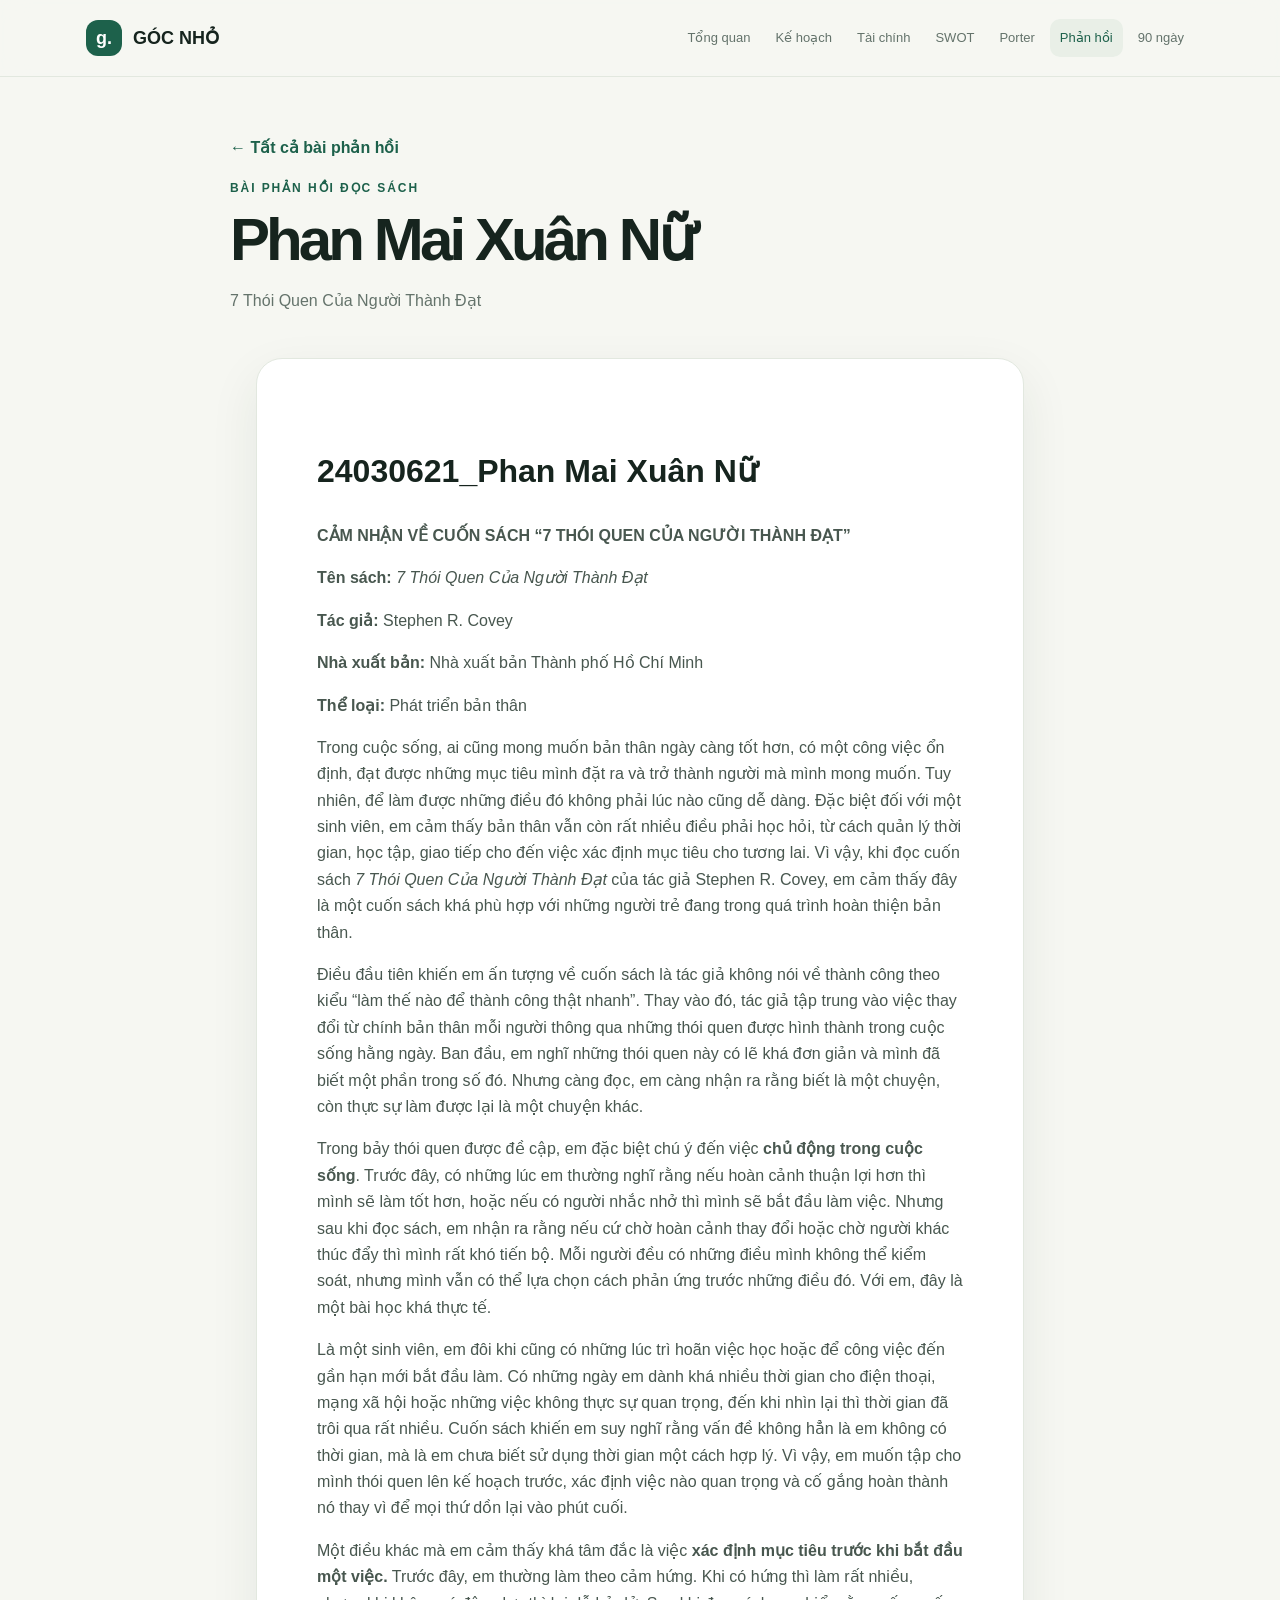
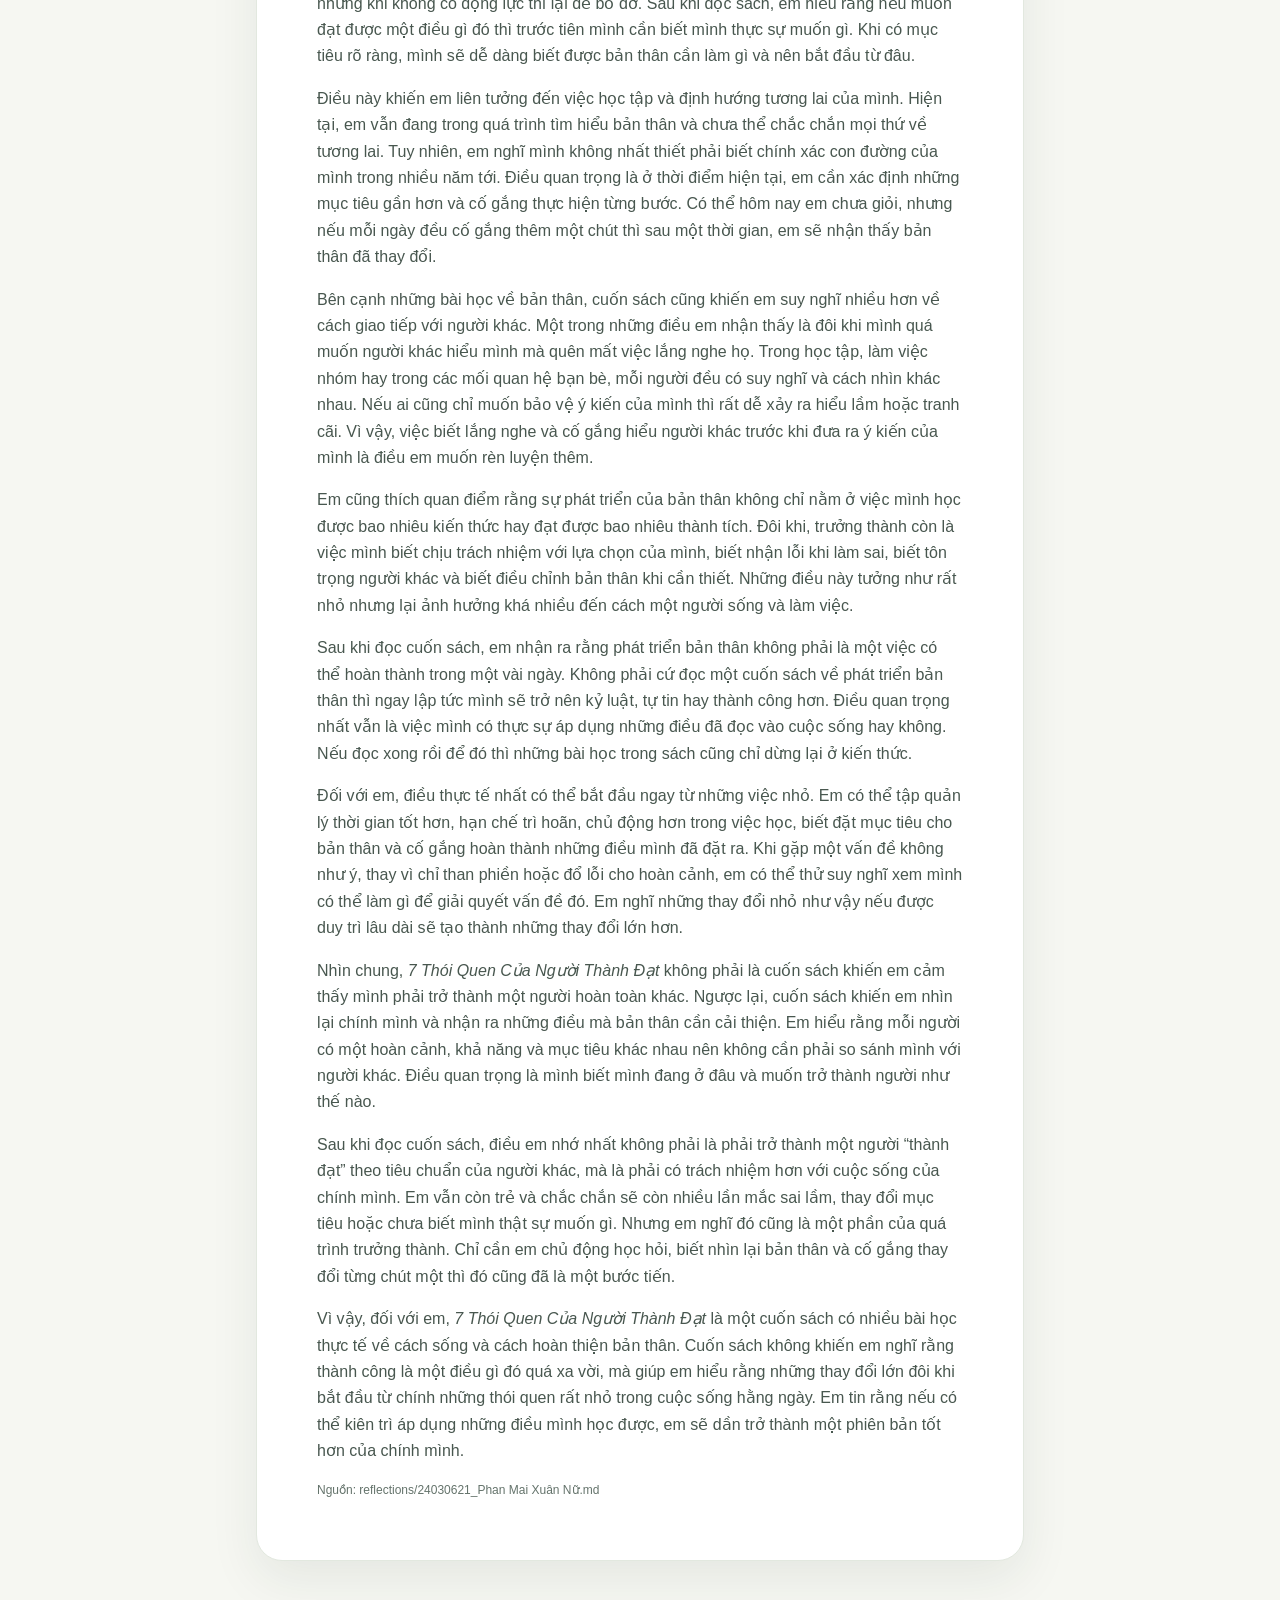
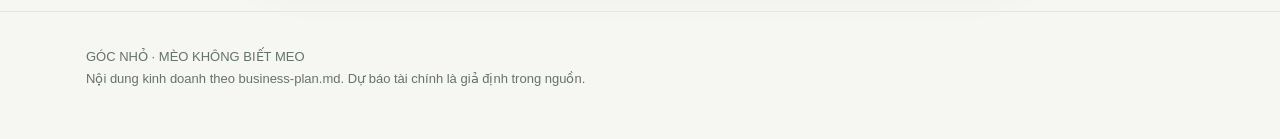
<file: reflection-xuan-nu.html>
<!doctype html><html lang="vi"><head><meta charset="UTF-8"><meta name="viewport" content="width=device-width,initial-scale=1"><title>Phản hồi · Phan Mai Xuân Nữ · GÓC NHỎ</title><link rel="stylesheet" href="style.css"></head><body><header class="topbar"><div class="wrap nav"><a class="brand" href="index.html"><span class="mark">g.</span>GÓC NHỎ</a><nav class="navlinks"><a class="" href="index.html">Tổng quan</a><a class="" href="business-plan.html">Kế hoạch</a><a class="" href="financial-analysis.html">Tài chính</a><a class="" href="swot.html">SWOT</a><a class="" href="five-forces.html">Porter</a><a class="active" href="reflections.html">Phản hồi</a><a class="" href="action-plan.html">90 ngày</a></nav></div></header><main><section class="wrap pagehead article"><a class="back" href="reflections.html">← Tất cả bài phản hồi</a><div class="eyebrow">Bài phản hồi đọc sách</div><h1>Phan Mai Xuân Nữ</h1><p>7 Thói Quen Của Người Thành Đạt</p></section><section class="wrap article"><article class="article-body"><h1>24030621_Phan Mai Xuân Nữ</h1>
<p><strong>CẢM NHẬN VỀ CUỐN SÁCH “7 THÓI QUEN CỦA NGƯỜI THÀNH ĐẠT”</strong></p>
<p><strong>Tên sách:</strong> <em>7 Thói Quen Của Người Thành Đạt</em></p>
<p><strong>Tác giả:</strong> Stephen R. Covey</p>
<p><strong>Nhà xuất bản:</strong> Nhà xuất bản Thành phố Hồ Chí Minh</p>
<p><strong>Thể loại:</strong> Phát triển bản thân</p>
<p>Trong cuộc sống, ai cũng mong muốn bản thân ngày càng tốt hơn, có một công việc ổn định, đạt được những mục tiêu mình đặt ra và trở thành người mà mình mong muốn. Tuy nhiên, để làm được những điều đó không phải lúc nào cũng dễ dàng. Đặc biệt đối với một sinh viên, em cảm thấy bản thân vẫn còn rất nhiều điều phải học hỏi, từ cách quản lý thời gian, học tập, giao tiếp cho đến việc xác định mục tiêu cho tương lai. Vì vậy, khi đọc cuốn sách <em>7 Thói Quen Của Người Thành Đạt</em> của tác giả Stephen R. Covey, em cảm thấy đây là một cuốn sách khá phù hợp với những người trẻ đang trong quá trình hoàn thiện bản thân.</p>
<p>Điều đầu tiên khiến em ấn tượng về cuốn sách là tác giả không nói về thành công theo kiểu “làm thế nào để thành công thật nhanh”. Thay vào đó, tác giả tập trung vào việc thay đổi từ chính bản thân mỗi người thông qua những thói quen được hình thành trong cuộc sống hằng ngày. Ban đầu, em nghĩ những thói quen này có lẽ khá đơn giản và mình đã biết một phần trong số đó. Nhưng càng đọc, em càng nhận ra rằng biết là một chuyện, còn thực sự làm được lại là một chuyện khác.</p>
<p>Trong bảy thói quen được đề cập, em đặc biệt chú ý đến việc <strong>chủ động trong cuộc sống</strong>. Trước đây, có những lúc em thường nghĩ rằng nếu hoàn cảnh thuận lợi hơn thì mình sẽ làm tốt hơn, hoặc nếu có người nhắc nhở thì mình sẽ bắt đầu làm việc. Nhưng sau khi đọc sách, em nhận ra rằng nếu cứ chờ hoàn cảnh thay đổi hoặc chờ người khác thúc đẩy thì mình rất khó tiến bộ. Mỗi người đều có những điều mình không thể kiểm soát, nhưng mình vẫn có thể lựa chọn cách phản ứng trước những điều đó. Với em, đây là một bài học khá thực tế.</p>
<p>Là một sinh viên, em đôi khi cũng có những lúc trì hoãn việc học hoặc để công việc đến gần hạn mới bắt đầu làm. Có những ngày em dành khá nhiều thời gian cho điện thoại, mạng xã hội hoặc những việc không thực sự quan trọng, đến khi nhìn lại thì thời gian đã trôi qua rất nhiều. Cuốn sách khiến em suy nghĩ rằng vấn đề không hẳn là em không có thời gian, mà là em chưa biết sử dụng thời gian một cách hợp lý. Vì vậy, em muốn tập cho mình thói quen lên kế hoạch trước, xác định việc nào quan trọng và cố gắng hoàn thành nó thay vì để mọi thứ dồn lại vào phút cuối.</p>
<p>Một điều khác mà em cảm thấy khá tâm đắc là việc <strong>xác định mục tiêu trước khi bắt đầu một việc.</strong> Trước đây, em thường làm theo cảm hứng. Khi có hứng thì làm rất nhiều, nhưng khi không có động lực thì lại dễ bỏ dở. Sau khi đọc sách, em hiểu rằng nếu muốn đạt được một điều gì đó thì trước tiên mình cần biết mình thực sự muốn gì. Khi có mục tiêu rõ ràng, mình sẽ dễ dàng biết được bản thân cần làm gì và nên bắt đầu từ đâu.</p>
<p>Điều này khiến em liên tưởng đến việc học tập và định hướng tương lai của mình. Hiện tại, em vẫn đang trong quá trình tìm hiểu bản thân và chưa thể chắc chắn mọi thứ về tương lai. Tuy nhiên, em nghĩ mình không nhất thiết phải biết chính xác con đường của mình trong nhiều năm tới. Điều quan trọng là ở thời điểm hiện tại, em cần xác định những mục tiêu gần hơn và cố gắng thực hiện từng bước. Có thể hôm nay em chưa giỏi, nhưng nếu mỗi ngày đều cố gắng thêm một chút thì sau một thời gian, em sẽ nhận thấy bản thân đã thay đổi.</p>
<p>Bên cạnh những bài học về bản thân, cuốn sách cũng khiến em suy nghĩ nhiều hơn về cách giao tiếp với người khác. Một trong những điều em nhận thấy là đôi khi mình quá muốn người khác hiểu mình mà quên mất việc lắng nghe họ. Trong học tập, làm việc nhóm hay trong các mối quan hệ bạn bè, mỗi người đều có suy nghĩ và cách nhìn khác nhau. Nếu ai cũng chỉ muốn bảo vệ ý kiến của mình thì rất dễ xảy ra hiểu lầm hoặc tranh cãi. Vì vậy, việc biết lắng nghe và cố gắng hiểu người khác trước khi đưa ra ý kiến của mình là điều em muốn rèn luyện thêm.</p>
<p>Em cũng thích quan điểm rằng sự phát triển của bản thân không chỉ nằm ở việc mình học được bao nhiêu kiến thức hay đạt được bao nhiêu thành tích. Đôi khi, trưởng thành còn là việc mình biết chịu trách nhiệm với lựa chọn của mình, biết nhận lỗi khi làm sai, biết tôn trọng người khác và biết điều chỉnh bản thân khi cần thiết. Những điều này tưởng như rất nhỏ nhưng lại ảnh hưởng khá nhiều đến cách một người sống và làm việc.</p>
<p>Sau khi đọc cuốn sách, em nhận ra rằng phát triển bản thân không phải là một việc có thể hoàn thành trong một vài ngày. Không phải cứ đọc một cuốn sách về phát triển bản thân thì ngay lập tức mình sẽ trở nên kỷ luật, tự tin hay thành công hơn. Điều quan trọng nhất vẫn là việc mình có thực sự áp dụng những điều đã đọc vào cuộc sống hay không. Nếu đọc xong rồi để đó thì những bài học trong sách cũng chỉ dừng lại ở kiến thức.</p>
<p>Đối với em, điều thực tế nhất có thể bắt đầu ngay từ những việc nhỏ. Em có thể tập quản lý thời gian tốt hơn, hạn chế trì hoãn, chủ động hơn trong việc học, biết đặt mục tiêu cho bản thân và cố gắng hoàn thành những điều mình đã đặt ra. Khi gặp một vấn đề không như ý, thay vì chỉ than phiền hoặc đổ lỗi cho hoàn cảnh, em có thể thử suy nghĩ xem mình có thể làm gì để giải quyết vấn đề đó. Em nghĩ những thay đổi nhỏ như vậy nếu được duy trì lâu dài sẽ tạo thành những thay đổi lớn hơn.</p>
<p>Nhìn chung, <em>7 Thói Quen Của Người Thành Đạt</em> không phải là cuốn sách khiến em cảm thấy mình phải trở thành một người hoàn toàn khác. Ngược lại, cuốn sách khiến em nhìn lại chính mình và nhận ra những điều mà bản thân cần cải thiện. Em hiểu rằng mỗi người có một hoàn cảnh, khả năng và mục tiêu khác nhau nên không cần phải so sánh mình với người khác. Điều quan trọng là mình biết mình đang ở đâu và muốn trở thành người như thế nào.</p>
<p>Sau khi đọc cuốn sách, điều em nhớ nhất không phải là phải trở thành một người “thành đạt” theo tiêu chuẩn của người khác, mà là phải có trách nhiệm hơn với cuộc sống của chính mình. Em vẫn còn trẻ và chắc chắn sẽ còn nhiều lần mắc sai lầm, thay đổi mục tiêu hoặc chưa biết mình thật sự muốn gì. Nhưng em nghĩ đó cũng là một phần của quá trình trưởng thành. Chỉ cần em chủ động học hỏi, biết nhìn lại bản thân và cố gắng thay đổi từng chút một thì đó cũng đã là một bước tiến.</p>
<p>Vì vậy, đối với em, <em>7 Thói Quen Của Người Thành Đạt</em> là một cuốn sách có nhiều bài học thực tế về cách sống và cách hoàn thiện bản thân. Cuốn sách không khiến em nghĩ rằng thành công là một điều gì đó quá xa vời, mà giúp em hiểu rằng những thay đổi lớn đôi khi bắt đầu từ chính những thói quen rất nhỏ trong cuộc sống hằng ngày. Em tin rằng nếu có thể kiên trì áp dụng những điều mình học được, em sẽ dần trở thành một phiên bản tốt hơn của chính mình.</p><div class="source">Nguồn: reflections/24030621_Phan Mai Xuân Nữ.md</div></article></section></main><footer class="footer"><div class="wrap">GÓC NHỎ · MÈO KHÔNG BIẾT MEO<br>Nội dung kinh doanh theo business-plan.md. Dự báo tài chính là giả định trong nguồn.</div></footer></body></html>
</file>
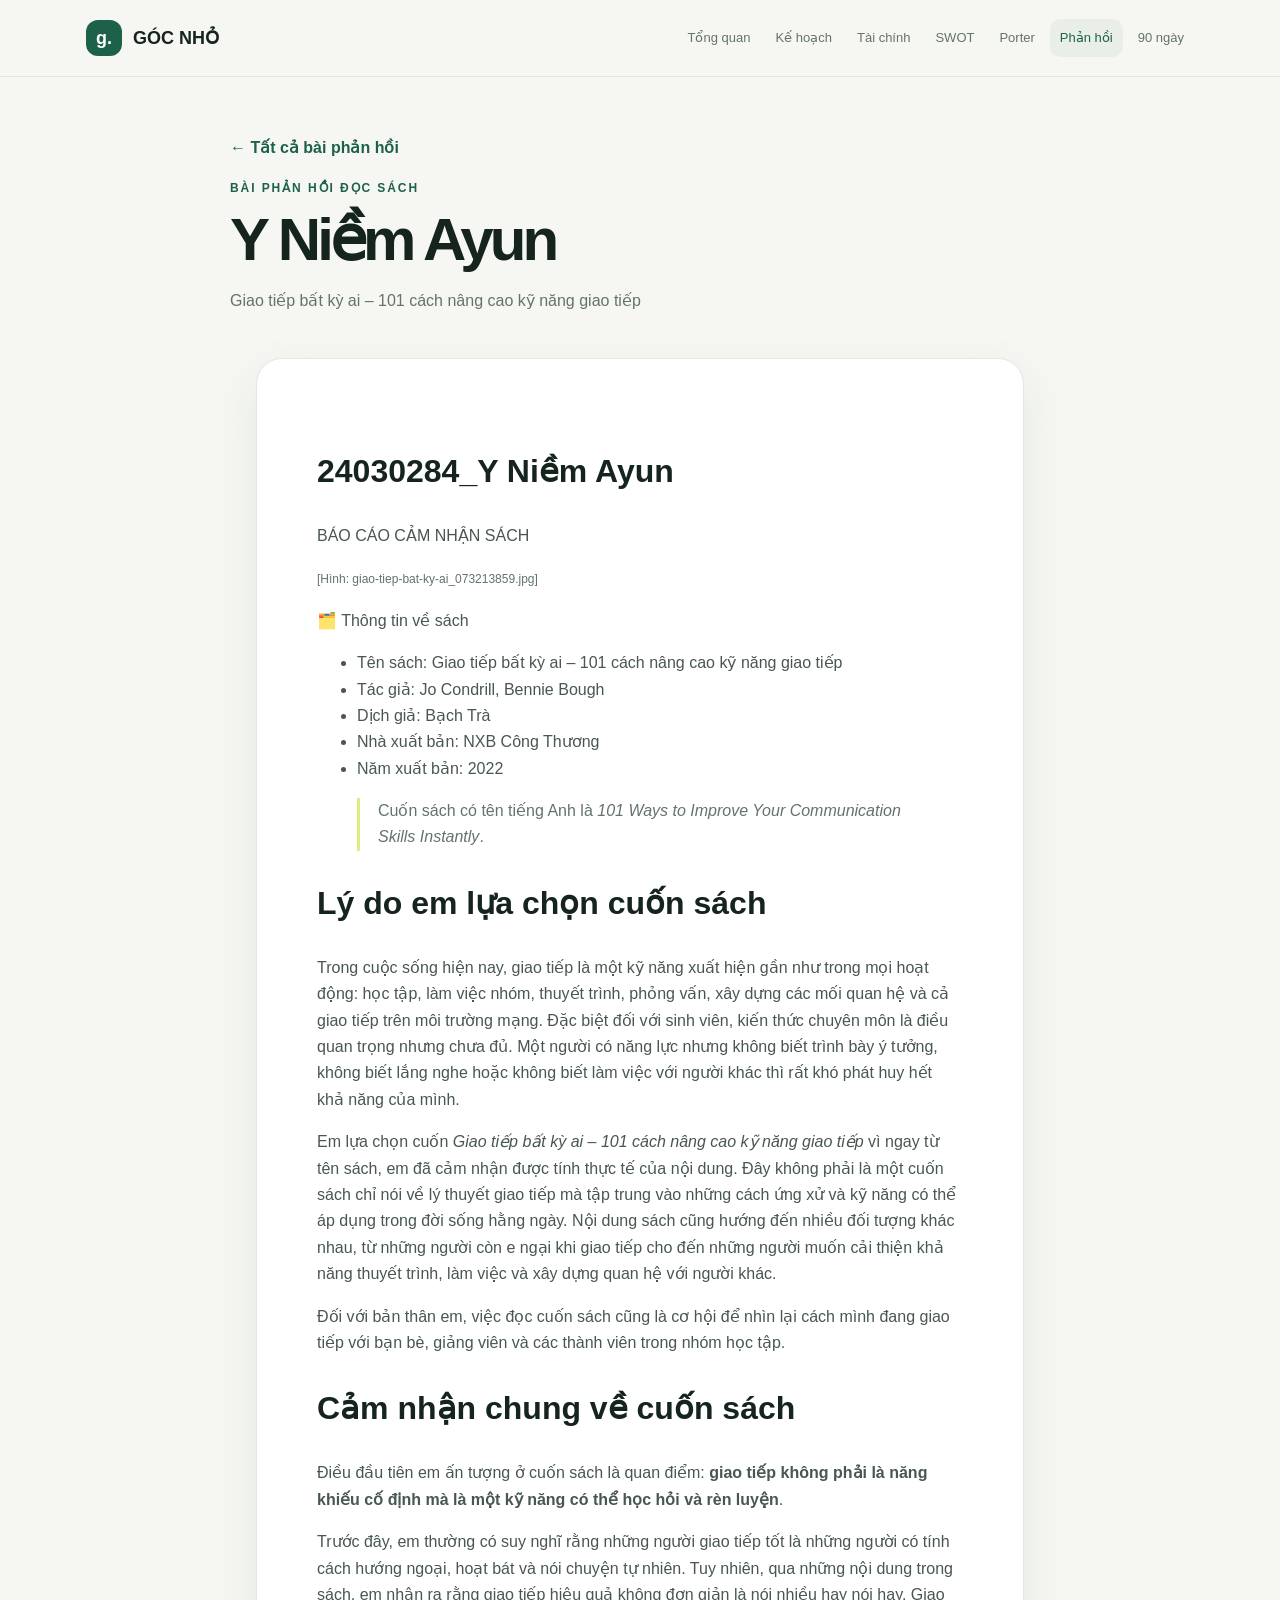
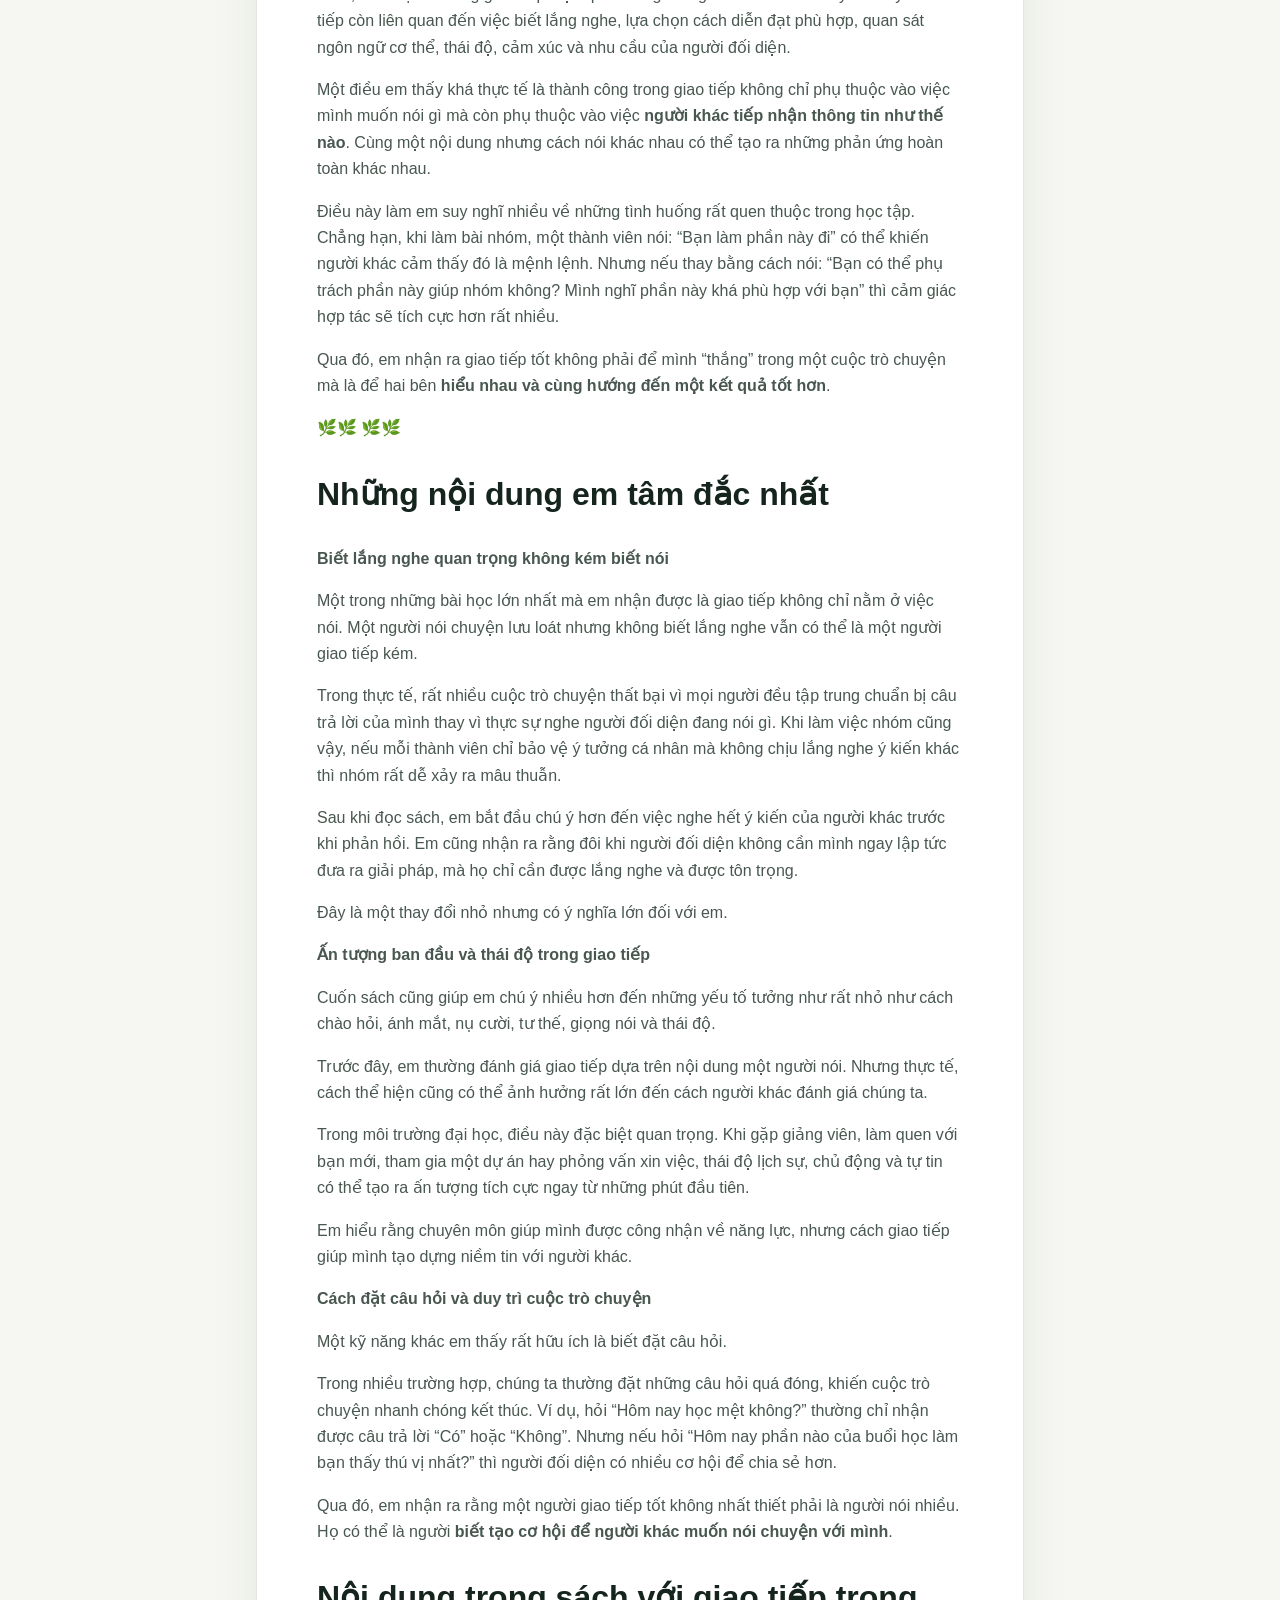
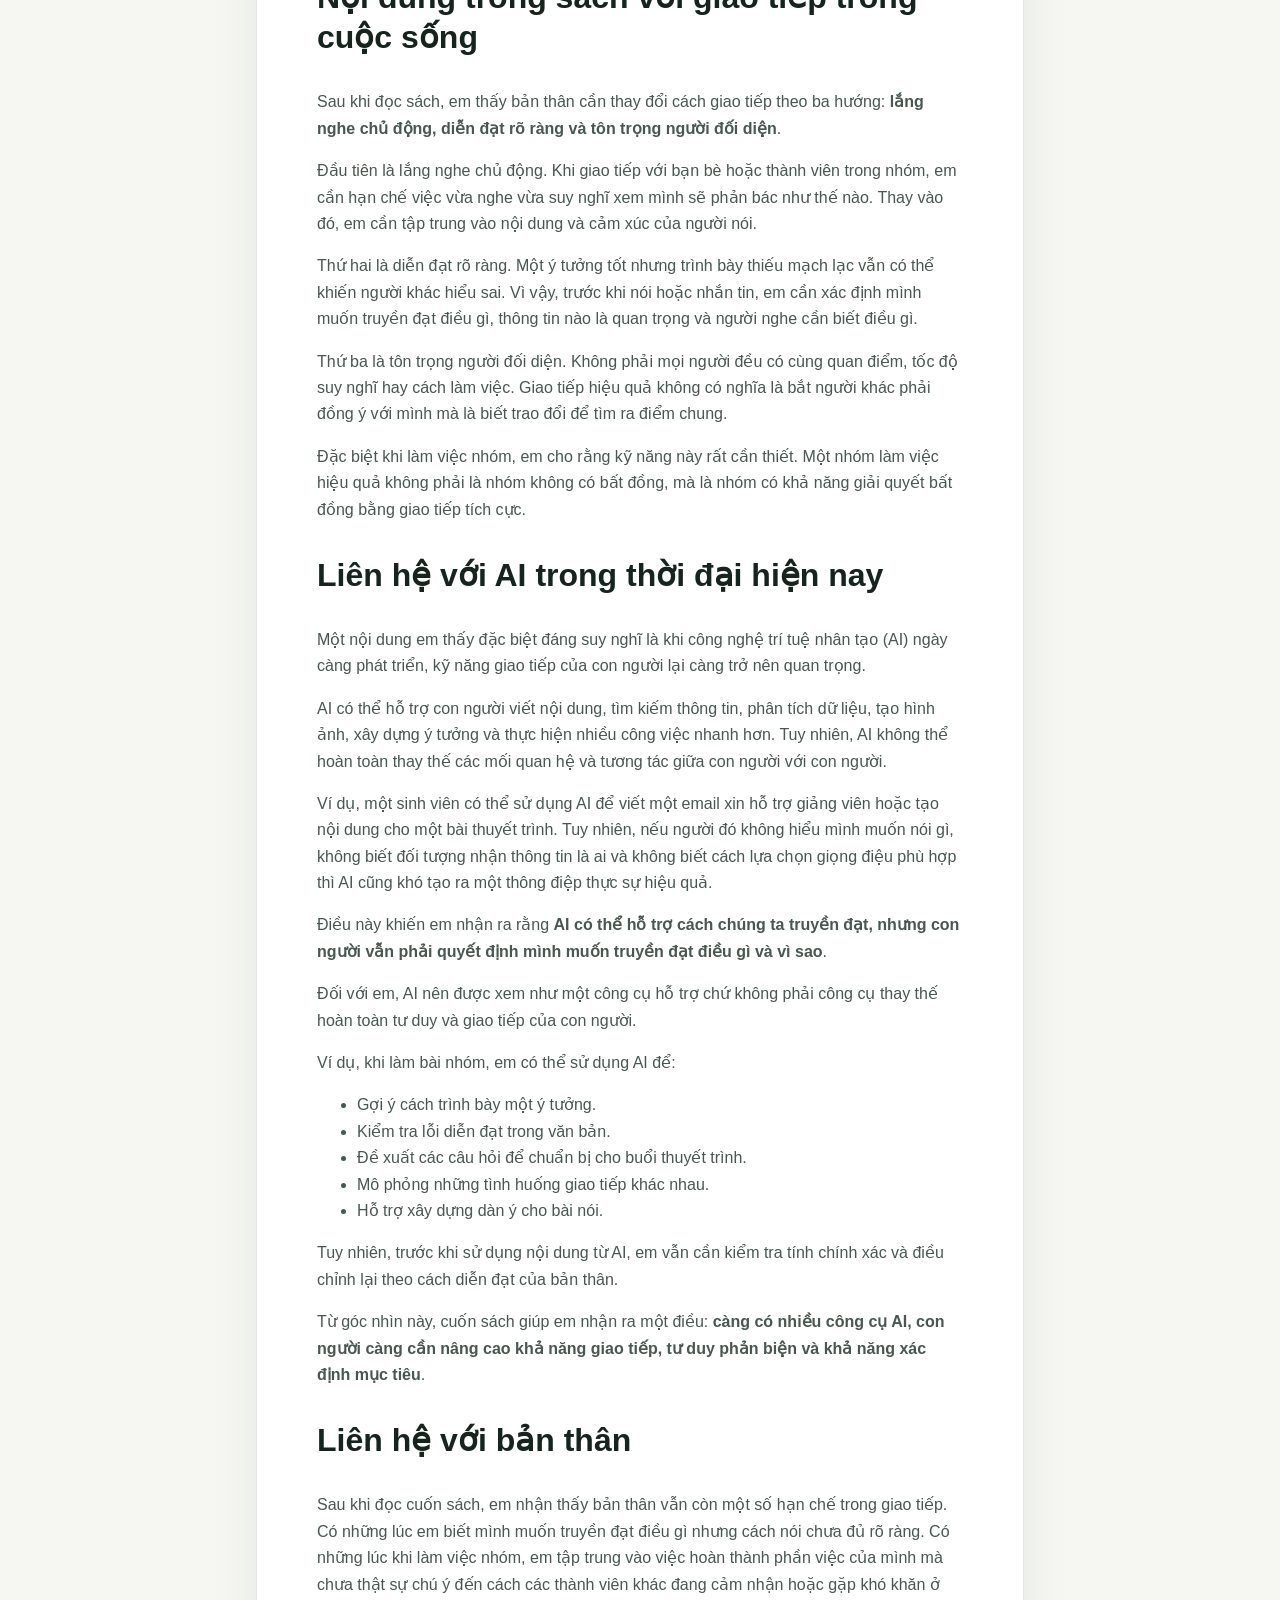
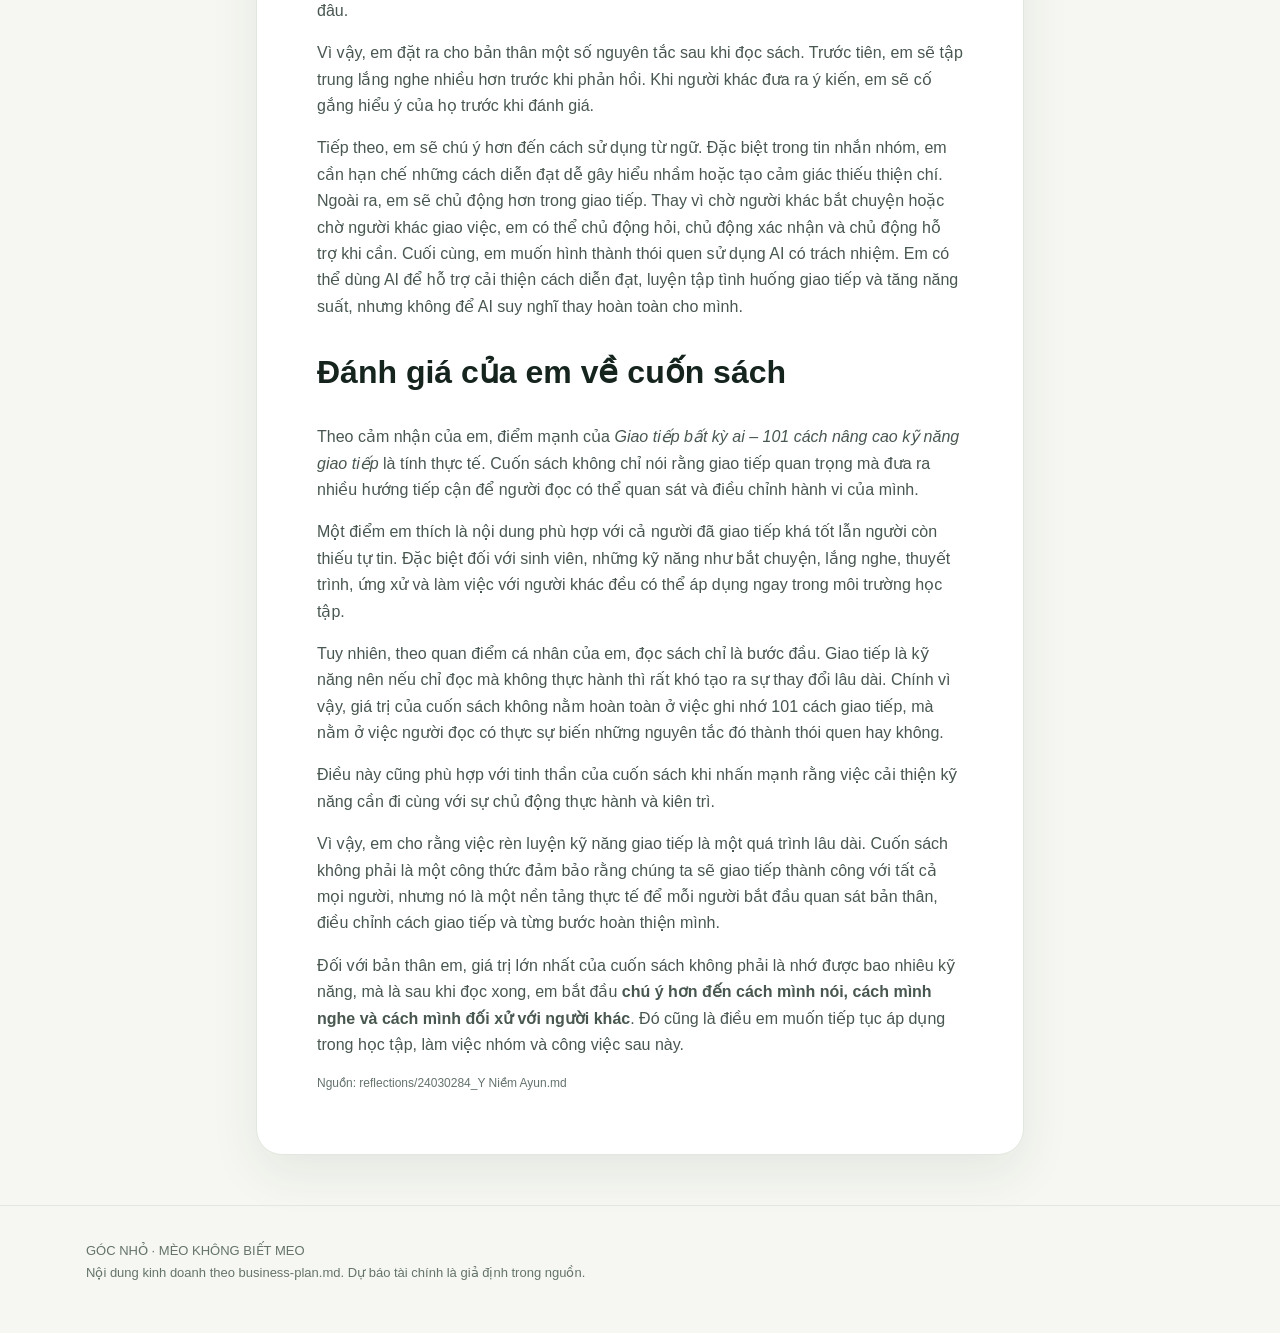
<file: reflection-y-niem-ayun.html>
<!doctype html><html lang="vi"><head><meta charset="UTF-8"><meta name="viewport" content="width=device-width,initial-scale=1"><title>Phản hồi · Y Niềm Ayun · GÓC NHỎ</title><link rel="stylesheet" href="style.css"></head><body><header class="topbar"><div class="wrap nav"><a class="brand" href="index.html"><span class="mark">g.</span>GÓC NHỎ</a><nav class="navlinks"><a class="" href="index.html">Tổng quan</a><a class="" href="business-plan.html">Kế hoạch</a><a class="" href="financial-analysis.html">Tài chính</a><a class="" href="swot.html">SWOT</a><a class="" href="five-forces.html">Porter</a><a class="active" href="reflections.html">Phản hồi</a><a class="" href="action-plan.html">90 ngày</a></nav></div></header><main><section class="wrap pagehead article"><a class="back" href="reflections.html">← Tất cả bài phản hồi</a><div class="eyebrow">Bài phản hồi đọc sách</div><h1>Y Niềm Ayun</h1><p>Giao tiếp bất kỳ ai – 101 cách nâng cao kỹ năng giao tiếp</p></section><section class="wrap article"><article class="article-body"><h1>24030284_Y Niềm Ayun</h1>
<p>BÁO CÁO CẢM NHẬN SÁCH</p>
<p><span class="source">[Hình: giao-tiep-bat-ky-ai_073213859.jpg]</span></p>
<p>🗂️ Thông tin về sách</p>
<ul>
<li>Tên sách: Giao tiếp bất kỳ ai – 101 cách nâng cao kỹ năng giao tiếp</li>
<li>Tác giả: Jo Condrill, Bennie Bough</li>
<li>Dịch giả: Bạch Trà</li>
<li>Nhà xuất bản: NXB Công Thương</li>
<li>Năm xuất bản: 2022</li>
</ul>
<blockquote>Cuốn sách có tên tiếng Anh là <em>101 Ways to Improve Your Communication Skills Instantly</em>.</blockquote>
<blockquote></blockquote>
<h1>Lý do em lựa chọn cuốn sách</h1>
<p>Trong cuộc sống hiện nay, giao tiếp là một kỹ năng xuất hiện gần như trong mọi hoạt động: học tập, làm việc nhóm, thuyết trình, phỏng vấn, xây dựng các mối quan hệ và cả giao tiếp trên môi trường mạng. Đặc biệt đối với sinh viên, kiến thức chuyên môn là điều quan trọng nhưng chưa đủ. Một người có năng lực nhưng không biết trình bày ý tưởng, không biết lắng nghe hoặc không biết làm việc với người khác thì rất khó phát huy hết khả năng của mình.</p>
<p>Em lựa chọn cuốn <em>Giao tiếp bất kỳ ai – 101 cách nâng cao kỹ năng giao tiếp</em> vì ngay từ tên sách, em đã cảm nhận được tính thực tế của nội dung. Đây không phải là một cuốn sách chỉ nói về lý thuyết giao tiếp mà tập trung vào những cách ứng xử và kỹ năng có thể áp dụng trong đời sống hằng ngày. Nội dung sách cũng hướng đến nhiều đối tượng khác nhau, từ những người còn e ngại khi giao tiếp cho đến những người muốn cải thiện khả năng thuyết trình, làm việc và xây dựng quan hệ với người khác.</p>
<p>Đối với bản thân em, việc đọc cuốn sách cũng là cơ hội để nhìn lại cách mình đang giao tiếp với bạn bè, giảng viên và các thành viên trong nhóm học tập.</p>
<h1>Cảm nhận chung về cuốn sách</h1>
<p>Điều đầu tiên em ấn tượng ở cuốn sách là quan điểm: <strong>giao tiếp không phải là năng khiếu cố định mà là một kỹ năng có thể học hỏi và rèn luyện</strong>.</p>
<p>Trước đây, em thường có suy nghĩ rằng những người giao tiếp tốt là những người có tính cách hướng ngoại, hoạt bát và nói chuyện tự nhiên. Tuy nhiên, qua những nội dung trong sách, em nhận ra rằng giao tiếp hiệu quả không đơn giản là nói nhiều hay nói hay. Giao tiếp còn liên quan đến việc biết lắng nghe, lựa chọn cách diễn đạt phù hợp, quan sát ngôn ngữ cơ thể, thái độ, cảm xúc và nhu cầu của người đối diện.</p>
<p>Một điều em thấy khá thực tế là thành công trong giao tiếp không chỉ phụ thuộc vào việc mình muốn nói gì mà còn phụ thuộc vào việc <strong>người khác tiếp nhận thông tin như thế nào</strong>. Cùng một nội dung nhưng cách nói khác nhau có thể tạo ra những phản ứng hoàn toàn khác nhau.</p>
<p>Điều này làm em suy nghĩ nhiều về những tình huống rất quen thuộc trong học tập. Chẳng hạn, khi làm bài nhóm, một thành viên nói: “Bạn làm phần này đi” có thể khiến người khác cảm thấy đó là mệnh lệnh. Nhưng nếu thay bằng cách nói: “Bạn có thể phụ trách phần này giúp nhóm không? Mình nghĩ phần này khá phù hợp với bạn” thì cảm giác hợp tác sẽ tích cực hơn rất nhiều.</p>
<p>Qua đó, em nhận ra giao tiếp tốt không phải để mình “thắng” trong một cuộc trò chuyện mà là để hai bên <strong>hiểu nhau và cùng hướng đến một kết quả tốt hơn</strong>.</p>
<p>🌿🌿                                                                                                                                                                                                                                                              🌿🌿</p>
<h1>Những nội dung em tâm đắc nhất</h1>
<p><strong>Biết lắng nghe quan trọng không kém biết nói</strong></p>
<p>Một trong những bài học lớn nhất mà em nhận được là giao tiếp không chỉ nằm ở việc nói. Một người nói chuyện lưu loát nhưng không biết lắng nghe vẫn có thể là một người giao tiếp kém.</p>
<p>Trong thực tế, rất nhiều cuộc trò chuyện thất bại vì mọi người đều tập trung chuẩn bị câu trả lời của mình thay vì thực sự nghe người đối diện đang nói gì. Khi làm việc nhóm cũng vậy, nếu mỗi thành viên chỉ bảo vệ ý tưởng cá nhân mà không chịu lắng nghe ý kiến khác thì nhóm rất dễ xảy ra mâu thuẫn.</p>
<p>Sau khi đọc sách, em bắt đầu chú ý hơn đến việc nghe hết ý kiến của người khác trước khi phản hồi. Em cũng nhận ra rằng đôi khi người đối diện không cần mình ngay lập tức đưa ra giải pháp, mà họ chỉ cần được lắng nghe và được tôn trọng.</p>
<p>Đây là một thay đổi nhỏ nhưng có ý nghĩa lớn đối với em.</p>
<p><strong>Ấn tượng ban đầu và thái độ trong giao tiếp</strong></p>
<p>Cuốn sách cũng giúp em chú ý nhiều hơn đến những yếu tố tưởng như rất nhỏ như cách chào hỏi, ánh mắt, nụ cười, tư thế, giọng nói và thái độ.</p>
<p>Trước đây, em thường đánh giá giao tiếp dựa trên nội dung một người nói. Nhưng thực tế, cách thể hiện cũng có thể ảnh hưởng rất lớn đến cách người khác đánh giá chúng ta.</p>
<p>Trong môi trường đại học, điều này đặc biệt quan trọng. Khi gặp giảng viên, làm quen với bạn mới, tham gia một dự án hay phỏng vấn xin việc, thái độ lịch sự, chủ động và tự tin có thể tạo ra ấn tượng tích cực ngay từ những phút đầu tiên.</p>
<p>Em hiểu rằng chuyên môn giúp mình được công nhận về năng lực, nhưng cách giao tiếp giúp mình tạo dựng niềm tin với người khác.</p>
<p><strong>Cách đặt câu hỏi và duy trì cuộc trò chuyện</strong></p>
<p>Một kỹ năng khác em thấy rất hữu ích là biết đặt câu hỏi.</p>
<p>Trong nhiều trường hợp, chúng ta thường đặt những câu hỏi quá đóng, khiến cuộc trò chuyện nhanh chóng kết thúc. Ví dụ, hỏi “Hôm nay học mệt không?” thường chỉ nhận được câu trả lời “Có” hoặc “Không”. Nhưng nếu hỏi “Hôm nay phần nào của buổi học làm bạn thấy thú vị nhất?” thì người đối diện có nhiều cơ hội để chia sẻ hơn.</p>
<p>Qua đó, em nhận ra rằng một người giao tiếp tốt không nhất thiết phải là người nói nhiều. Họ có thể là người <strong>biết tạo cơ hội để người khác muốn nói chuyện với mình</strong>.</p>
<h1>Nội dung trong sách với giao tiếp trong cuộc sống</h1>
<p>Sau khi đọc sách, em thấy bản thân cần thay đổi cách giao tiếp theo ba hướng: <strong>lắng nghe chủ động, diễn đạt rõ ràng và tôn trọng người đối diện</strong>.</p>
<p>Đầu tiên là lắng nghe chủ động. Khi giao tiếp với bạn bè hoặc thành viên trong nhóm, em cần hạn chế việc vừa nghe vừa suy nghĩ xem mình sẽ phản bác như thế nào. Thay vào đó, em cần tập trung vào nội dung và cảm xúc của người nói.</p>
<p>Thứ hai là diễn đạt rõ ràng. Một ý tưởng tốt nhưng trình bày thiếu mạch lạc vẫn có thể khiến người khác hiểu sai. Vì vậy, trước khi nói hoặc nhắn tin, em cần xác định mình muốn truyền đạt điều gì, thông tin nào là quan trọng và người nghe cần biết điều gì.</p>
<p>Thứ ba là tôn trọng người đối diện. Không phải mọi người đều có cùng quan điểm, tốc độ suy nghĩ hay cách làm việc. Giao tiếp hiệu quả không có nghĩa là bắt người khác phải đồng ý với mình mà là biết trao đổi để tìm ra điểm chung.</p>
<p>Đặc biệt khi làm việc nhóm, em cho rằng kỹ năng này rất cần thiết. Một nhóm làm việc hiệu quả không phải là nhóm không có bất đồng, mà là nhóm có khả năng giải quyết bất đồng bằng giao tiếp tích cực.</p>
<h1>Liên hệ với AI trong thời đại hiện nay</h1>
<p>Một nội dung em thấy đặc biệt đáng suy nghĩ là khi công nghệ trí tuệ nhân tạo (AI) ngày càng phát triển, kỹ năng giao tiếp của con người lại càng trở nên quan trọng.</p>
<p>AI có thể hỗ trợ con người viết nội dung, tìm kiếm thông tin, phân tích dữ liệu, tạo hình ảnh, xây dựng ý tưởng và thực hiện nhiều công việc nhanh hơn. Tuy nhiên, AI không thể hoàn toàn thay thế các mối quan hệ và tương tác giữa con người với con người.</p>
<p>Ví dụ, một sinh viên có thể sử dụng AI để viết một email xin hỗ trợ giảng viên hoặc tạo nội dung cho một bài thuyết trình. Tuy nhiên, nếu người đó không hiểu mình muốn nói gì, không biết đối tượng nhận thông tin là ai và không biết cách lựa chọn giọng điệu phù hợp thì AI cũng khó tạo ra một thông điệp thực sự hiệu quả.</p>
<p>Điều này khiến em nhận ra rằng <strong>AI có thể hỗ trợ cách chúng ta truyền đạt, nhưng con người vẫn phải quyết định mình muốn truyền đạt điều gì và vì sao</strong>.</p>
<p>Đối với em, AI nên được xem như một công cụ hỗ trợ chứ không phải công cụ thay thế hoàn toàn tư duy và giao tiếp của con người.</p>
<p>Ví dụ, khi làm bài nhóm, em có thể sử dụng AI để:</p>
<ul>
<li>Gợi ý cách trình bày một ý tưởng.</li>
<li>Kiểm tra lỗi diễn đạt trong văn bản.</li>
<li>Đề xuất các câu hỏi để chuẩn bị cho buổi thuyết trình.</li>
<li>Mô phỏng những tình huống giao tiếp khác nhau.</li>
<li>Hỗ trợ xây dựng dàn ý cho bài nói.</li>
</ul>
<p>Tuy nhiên, trước khi sử dụng nội dung từ AI, em vẫn cần kiểm tra tính chính xác và điều chỉnh lại theo cách diễn đạt của bản thân.</p>
<p>Từ góc nhìn này, cuốn sách giúp em nhận ra một điều: <strong>càng có nhiều công cụ AI, con người càng cần nâng cao khả năng giao tiếp, tư duy phản biện và khả năng xác định mục tiêu</strong>.</p>
<h1>Liên hệ với bản thân</h1>
<p>Sau khi đọc cuốn sách, em nhận thấy bản thân vẫn còn một số hạn chế trong giao tiếp. Có những lúc em biết mình muốn truyền đạt điều gì nhưng cách nói chưa đủ rõ ràng. Có những lúc khi làm việc nhóm, em tập trung vào việc hoàn thành phần việc của mình mà chưa thật sự chú ý đến cách các thành viên khác đang cảm nhận hoặc gặp khó khăn ở đâu.</p>
<p>Vì vậy, em đặt ra cho bản thân một số nguyên tắc sau khi đọc sách. Trước tiên, em sẽ tập trung lắng nghe nhiều hơn trước khi phản hồi. Khi người khác đưa ra ý kiến, em sẽ cố gắng hiểu ý của họ trước khi đánh giá.</p>
<p>Tiếp theo, em sẽ chú ý hơn đến cách sử dụng từ ngữ. Đặc biệt trong tin nhắn nhóm, em cần hạn chế những cách diễn đạt dễ gây hiểu nhầm hoặc tạo cảm giác thiếu thiện chí. Ngoài ra, em sẽ chủ động hơn trong giao tiếp. Thay vì chờ người khác bắt chuyện hoặc chờ người khác giao việc, em có thể chủ động hỏi, chủ động xác nhận và chủ động hỗ trợ khi cần. Cuối cùng, em muốn hình thành thói quen sử dụng AI có trách nhiệm. Em có thể dùng AI để hỗ trợ cải thiện cách diễn đạt, luyện tập tình huống giao tiếp và tăng năng suất, nhưng không để AI suy nghĩ thay hoàn toàn cho mình.</p>
<h1>Đánh giá của em về cuốn sách</h1>
<p>Theo cảm nhận của em, điểm mạnh của <em>Giao tiếp bất kỳ ai – 101 cách nâng cao kỹ năng giao tiếp</em> là tính thực tế. Cuốn sách không chỉ nói rằng giao tiếp quan trọng mà đưa ra nhiều hướng tiếp cận để người đọc có thể quan sát và điều chỉnh hành vi của mình.</p>
<p>Một điểm em thích là nội dung phù hợp với cả người đã giao tiếp khá tốt lẫn người còn thiếu tự tin. Đặc biệt đối với sinh viên, những kỹ năng như bắt chuyện, lắng nghe, thuyết trình, ứng xử và làm việc với người khác đều có thể áp dụng ngay trong môi trường học tập.</p>
<p>Tuy nhiên, theo quan điểm cá nhân của em, đọc sách chỉ là bước đầu. Giao tiếp là kỹ năng nên nếu chỉ đọc mà không thực hành thì rất khó tạo ra sự thay đổi lâu dài. Chính vì vậy, giá trị của cuốn sách không nằm hoàn toàn ở việc ghi nhớ 101 cách giao tiếp, mà nằm ở việc người đọc có thực sự biến những nguyên tắc đó thành thói quen hay không.</p>
<p>Điều này cũng phù hợp với tinh thần của cuốn sách khi nhấn mạnh rằng việc cải thiện kỹ năng cần đi cùng với sự chủ động thực hành và kiên trì.</p>
<p>Vì vậy, em cho rằng việc rèn luyện kỹ năng giao tiếp là một quá trình lâu dài. Cuốn sách không phải là một công thức đảm bảo rằng chúng ta sẽ giao tiếp thành công với tất cả mọi người, nhưng nó là một nền tảng thực tế để mỗi người bắt đầu quan sát bản thân, điều chỉnh cách giao tiếp và từng bước hoàn thiện mình.</p>
<p>Đối với bản thân em, giá trị lớn nhất của cuốn sách không phải là nhớ được bao nhiêu kỹ năng, mà là sau khi đọc xong, em bắt đầu <strong>chú ý hơn đến cách mình nói, cách mình nghe và cách mình đối xử với người khác</strong>. Đó cũng là điều em muốn tiếp tục áp dụng trong học tập, làm việc nhóm và công việc sau này.</p><div class="source">Nguồn: reflections/24030284_Y Niềm Ayun.md</div></article></section></main><footer class="footer"><div class="wrap">GÓC NHỎ · MÈO KHÔNG BIẾT MEO<br>Nội dung kinh doanh theo business-plan.md. Dự báo tài chính là giả định trong nguồn.</div></footer></body></html>
</file>
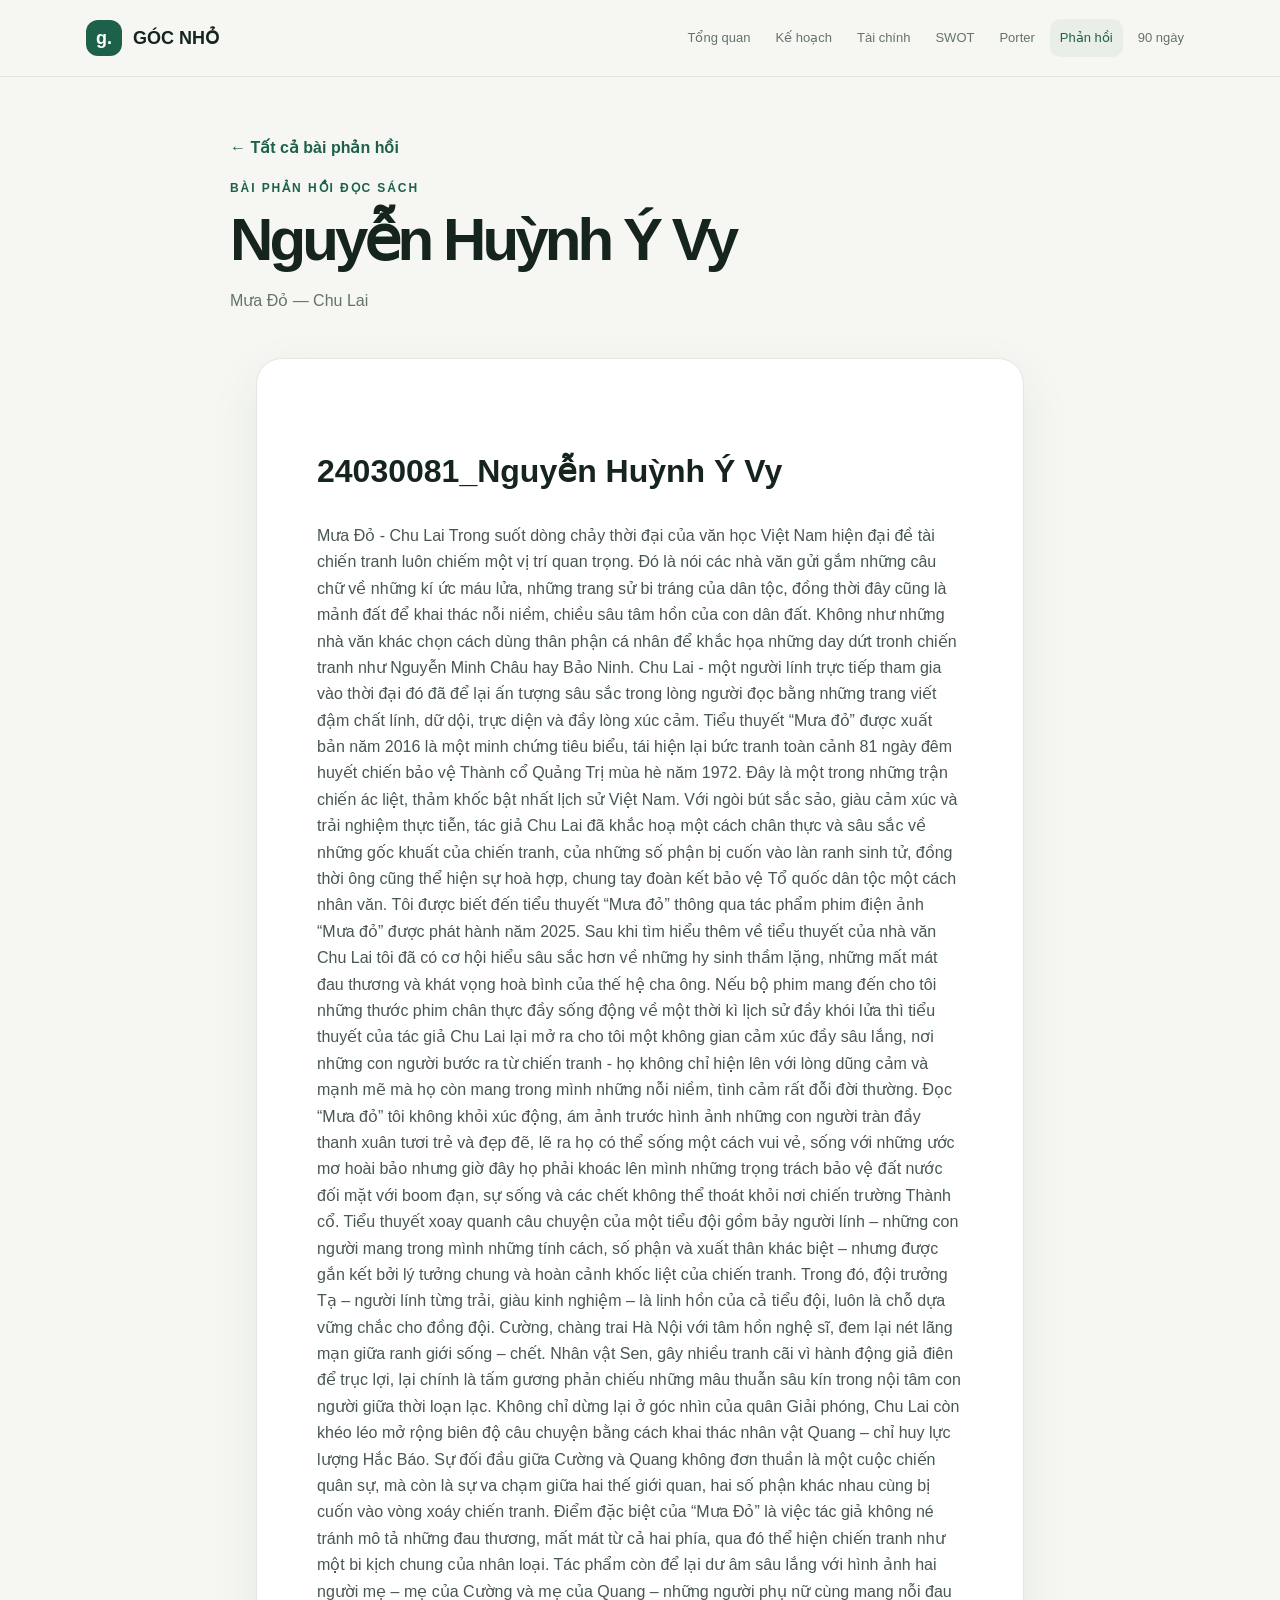
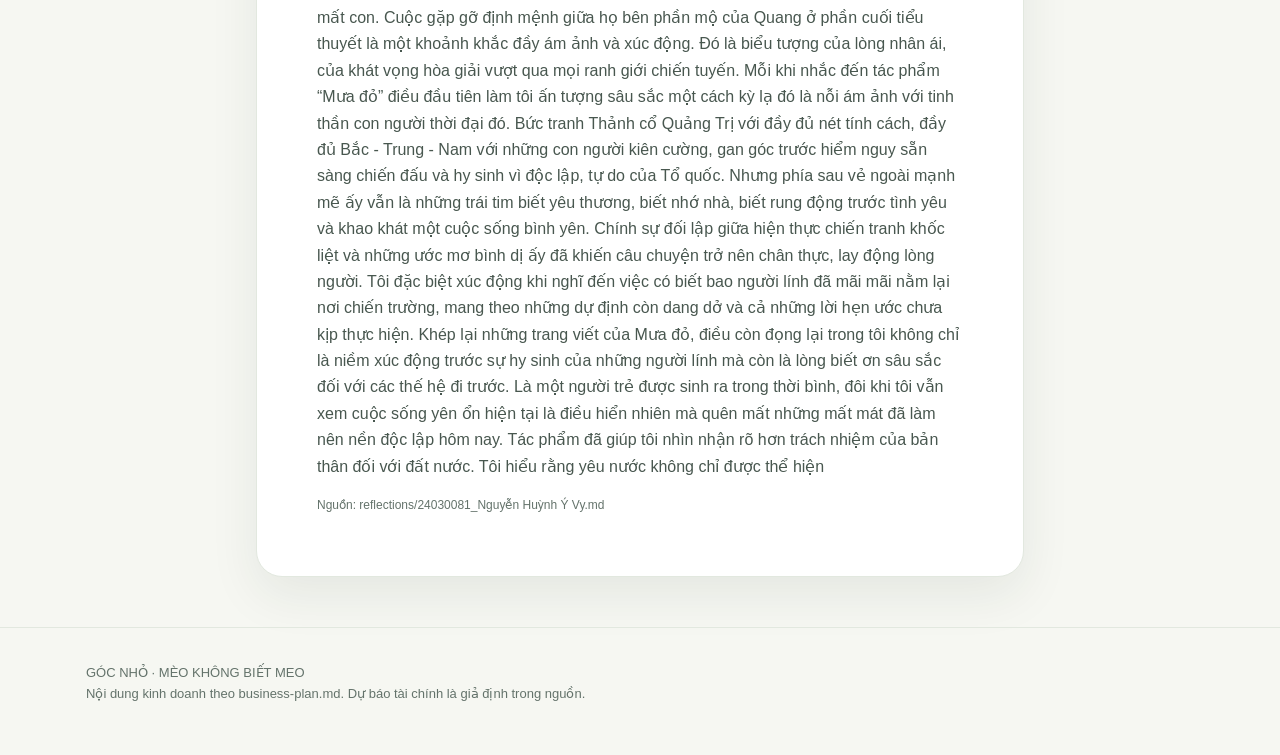
<file: reflection-y-vy.html>
<!doctype html><html lang="vi"><head><meta charset="UTF-8"><meta name="viewport" content="width=device-width,initial-scale=1"><title>Phản hồi · Nguyễn Huỳnh Ý Vy · GÓC NHỎ</title><link rel="stylesheet" href="style.css"></head><body><header class="topbar"><div class="wrap nav"><a class="brand" href="index.html"><span class="mark">g.</span>GÓC NHỎ</a><nav class="navlinks"><a class="" href="index.html">Tổng quan</a><a class="" href="business-plan.html">Kế hoạch</a><a class="" href="financial-analysis.html">Tài chính</a><a class="" href="swot.html">SWOT</a><a class="" href="five-forces.html">Porter</a><a class="active" href="reflections.html">Phản hồi</a><a class="" href="action-plan.html">90 ngày</a></nav></div></header><main><section class="wrap pagehead article"><a class="back" href="reflections.html">← Tất cả bài phản hồi</a><div class="eyebrow">Bài phản hồi đọc sách</div><h1>Nguyễn Huỳnh Ý Vy</h1><p>Mưa Đỏ — Chu Lai</p></section><section class="wrap article"><article class="article-body"><h1>24030081_Nguyễn Huỳnh Ý Vy</h1>
<p>Mưa Đỏ - Chu Lai Trong suốt dòng chảy thời đại của văn học Việt Nam hiện đại đề tài chiến tranh luôn chiếm một vị trí quan trọng. Đó là nói các nhà văn gửi gắm những câu chữ về những kí ức máu lửa, những trang sử bi tráng của dân tộc, đồng thời đây cũng là mảnh đất để khai thác nỗi niềm, chiều sâu tâm hồn của con dân đất. Không như những nhà văn khác chọn cách dùng thân phận cá nhân để khắc họa những day dứt tronh chiến tranh như Nguyễn Minh Châu hay Bảo Ninh. Chu Lai - một người lính trực tiếp tham gia vào thời đại đó đã để lại ấn tượng sâu sắc trong lòng người đọc bằng những trang viết đậm chất lính, dữ dội, trực diện và đầy lòng xúc cảm. Tiểu thuyết “Mưa đỏ” được xuất bản năm 2016 là một minh chứng tiêu biểu, tái hiện lại bức tranh toàn cảnh 81 ngày đêm huyết chiến bảo vệ Thành cổ Quảng Trị mùa hè năm 1972. Đây là một trong những trận chiến ác liệt, thảm khốc bật nhất lịch sử Việt Nam. Với ngòi bút sắc sảo, giàu cảm xúc và trải nghiệm thực tiễn, tác giả Chu Lai đã khắc hoạ một cách chân thực và sâu sắc về những gốc khuất của chiến tranh, của những số phận bị cuốn vào làn ranh sinh tử, đồng thời ông cũng thể hiện sự hoà hợp, chung tay đoàn kết bảo vệ Tổ quốc dân tộc một cách nhân văn. Tôi được biết đến tiểu thuyết “Mưa đỏ” thông qua tác phẩm phim điện ảnh “Mưa đỏ” được phát hành năm 2025. Sau khi tìm hiểu thêm về tiểu thuyết của nhà văn Chu Lai tôi đã có cơ hội hiểu sâu sắc hơn về những hy sinh thầm lặng, những mất mát đau thương và khát vọng hoà bình của thế hệ cha ông. Nếu bộ phim mang đến cho tôi những thước phim chân thực đầy sống động về một thời kì lịch sử đầy khói lửa thì tiểu thuyết của tác giả Chu Lai lại mở ra cho tôi một không gian cảm xúc đầy sâu lắng, nơi những con người bước ra từ chiến tranh - họ không chỉ hiện lên với lòng dũng cảm và mạnh mẽ mà họ còn mang trong mình những nỗi niềm, tình cảm rất đỗi đời thường. Đọc “Mưa đỏ” tôi không khỏi xúc động, ám ảnh trước hình ảnh những con người tràn đầy thanh xuân tươi trẻ và đẹp đẽ, lẽ ra họ có thể sống một cách vui vẻ, sống với những ước mơ hoài bảo nhưng giờ đây họ phải khoác lên mình những trọng trách bảo vệ đất nước đối mặt với boom đạn, sự sống và các chết không thể thoát khỏi nơi chiến trường Thành cổ. Tiểu thuyết xoay quanh câu chuyện của một tiểu đội gồm bảy người lính – những con người mang trong mình những tính cách, số phận và xuất thân khác biệt – nhưng được gắn kết bởi lý tưởng chung và hoàn cảnh khốc liệt của chiến tranh. Trong đó, đội trưởng Tạ – người lính từng trải, giàu kinh nghiệm – là linh hồn của cả tiểu đội, luôn là chỗ dựa vững chắc cho đồng đội. Cường, chàng trai Hà Nội với tâm hồn nghệ sĩ, đem lại nét lãng mạn giữa ranh giới sống – chết. Nhân vật Sen, gây nhiều tranh cãi vì hành động giả điên để trục lợi, lại chính là tấm gương phản chiếu những mâu thuẫn sâu kín trong nội tâm con người giữa thời loạn lạc. Không chỉ dừng lại ở góc nhìn của quân Giải phóng, Chu Lai còn khéo léo mở rộng biên độ câu chuyện bằng cách khai thác nhân vật Quang – chỉ huy lực lượng Hắc Báo. Sự đối đầu giữa Cường và Quang không đơn thuần là một cuộc chiến quân sự, mà còn là sự va chạm giữa hai thế giới quan, hai số phận khác nhau cùng bị cuốn vào vòng xoáy chiến tranh. Điểm đặc biệt của “Mưa Đỏ” là việc tác giả không né tránh mô tả những đau thương, mất mát từ cả hai phía, qua đó thể hiện chiến tranh như một bi kịch chung của nhân loại. Tác phẩm còn để lại dư âm sâu lắng với hình ảnh hai người mẹ – mẹ của Cường và mẹ của Quang – những người phụ nữ cùng mang nỗi đau mất con. Cuộc gặp gỡ định mệnh giữa họ bên phần mộ của Quang ở phần cuối tiểu thuyết là một khoảnh khắc đầy ám ảnh và xúc động. Đó là biểu tượng của lòng nhân ái, của khát vọng hòa giải vượt qua mọi ranh giới chiến tuyến. Mỗi khi nhắc đến tác phẩm “Mưa đỏ” điều đầu tiên làm tôi ấn tượng sâu sắc một cách kỳ lạ đó là nỗi ám ảnh với tinh thần con người thời đại đó. Bức tranh Thảnh cổ Quảng Trị với đầy đủ nét tính cách, đầy đủ Bắc - Trung - Nam với những con người kiên cường, gan góc trước hiểm nguy sẵn sàng chiến đấu và hy sinh vì độc lập, tự do của Tổ quốc. Nhưng phía sau vẻ ngoài mạnh mẽ ấy vẫn là những trái tim biết yêu thương, biết nhớ nhà, biết rung động trước tình yêu và khao khát một cuộc sống bình yên. Chính sự đối lập giữa hiện thực chiến tranh khốc liệt và những ước mơ bình dị ấy đã khiến câu chuyện trở nên chân thực, lay động lòng người. Tôi đặc biệt xúc động khi nghĩ đến việc có biết bao người lính đã mãi mãi nằm lại nơi chiến trường, mang theo những dự định còn dang dở và cả những lời hẹn ước chưa kịp thực hiện. Khép lại những trang viết của Mưa đỏ, điều còn đọng lại trong tôi không chỉ là niềm xúc động trước sự hy sinh của những người lính mà còn là lòng biết ơn sâu sắc đối với các thế hệ đi trước. Là một người trẻ được sinh ra trong thời bình, đôi khi tôi vẫn xem cuộc sống yên ổn hiện tại là điều hiển nhiên mà quên mất những mất mát đã làm nên nền độc lập hôm nay. Tác phẩm đã giúp tôi nhìn nhận rõ hơn trách nhiệm của bản thân đối với đất nước. Tôi hiểu rằng yêu nước không chỉ được thể hiện</p><div class="source">Nguồn: reflections/24030081_Nguyễn Huỳnh Ý Vy.md</div></article></section></main><footer class="footer"><div class="wrap">GÓC NHỎ · MÈO KHÔNG BIẾT MEO<br>Nội dung kinh doanh theo business-plan.md. Dự báo tài chính là giả định trong nguồn.</div></footer></body></html>
</file>
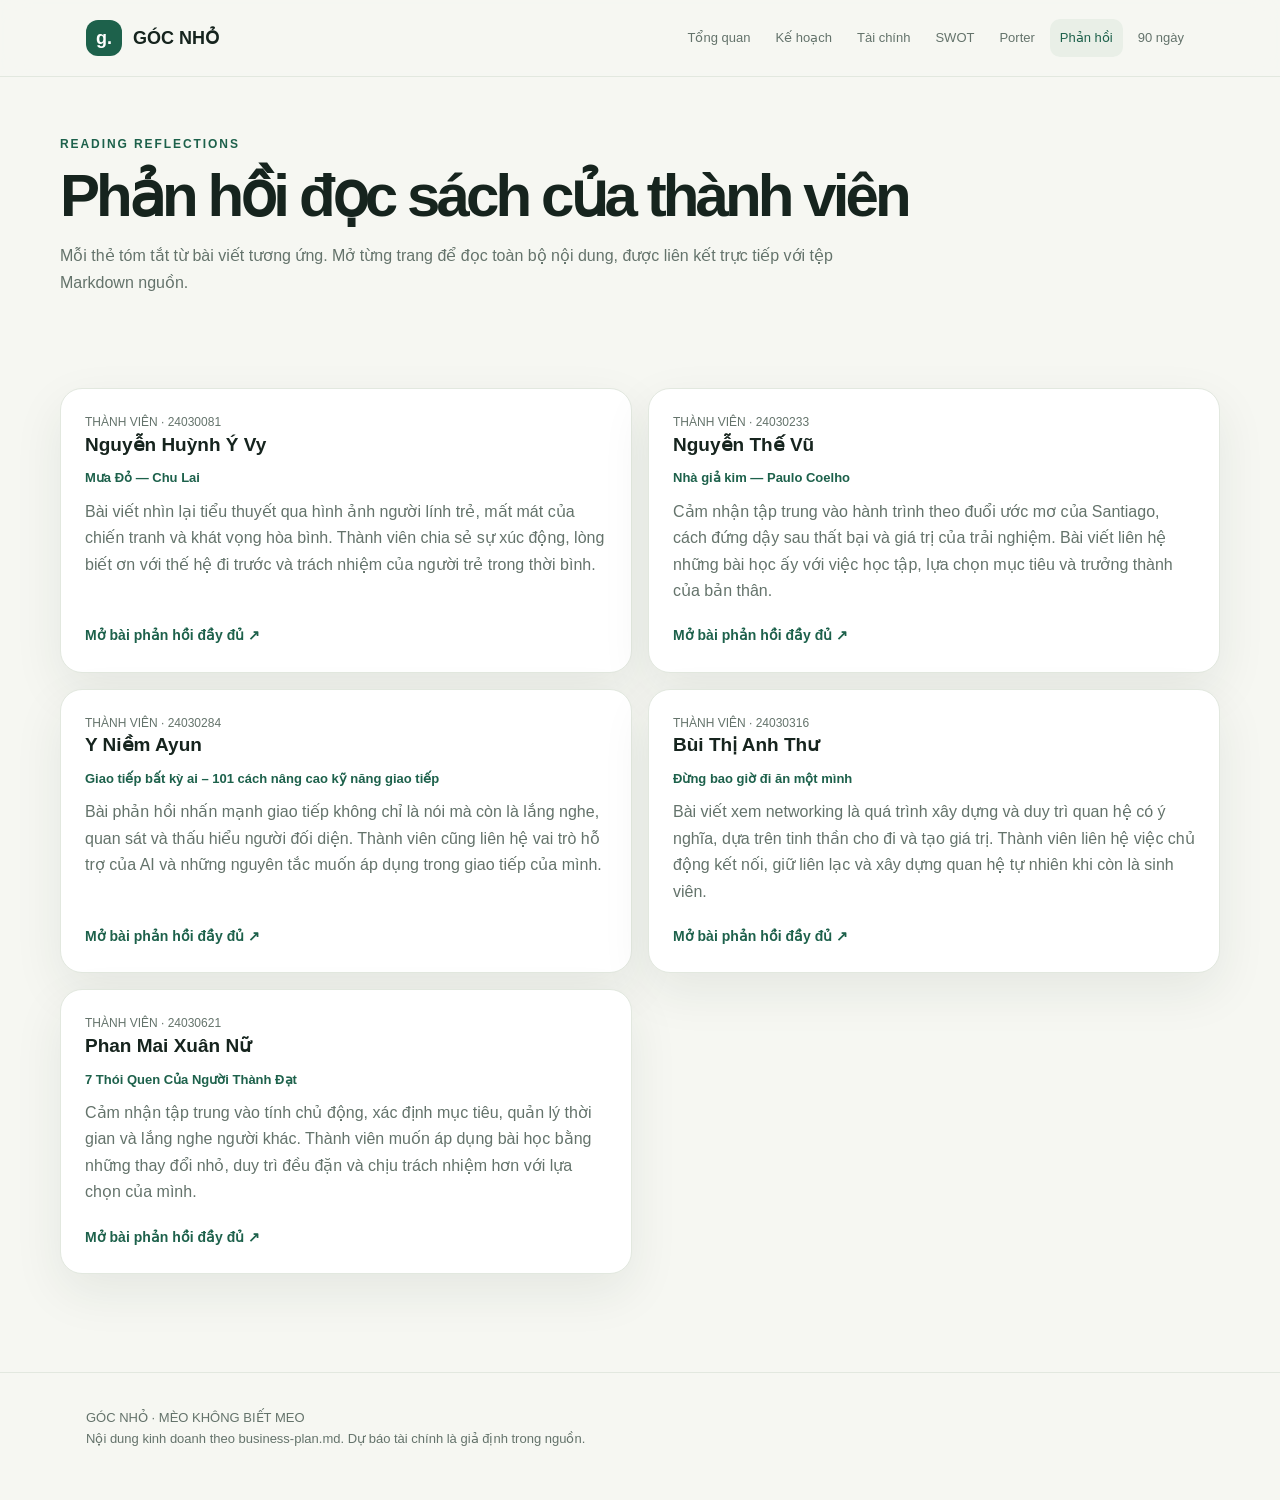
<file: reflections.html>
<!doctype html><html lang="vi"><head><meta charset="UTF-8"><meta name="viewport" content="width=device-width,initial-scale=1"><title>Phản hồi đọc sách · GÓC NHỎ</title><link rel="stylesheet" href="style.css"></head><body><header class="topbar"><div class="wrap nav"><a class="brand" href="index.html"><span class="mark">g.</span>GÓC NHỎ</a><nav class="navlinks"><a class="" href="index.html">Tổng quan</a><a class="" href="business-plan.html">Kế hoạch</a><a class="" href="financial-analysis.html">Tài chính</a><a class="" href="swot.html">SWOT</a><a class="" href="five-forces.html">Porter</a><a class="active" href="reflections.html">Phản hồi</a><a class="" href="action-plan.html">90 ngày</a></nav></div></header><main><div class="wrap pagehead"><div class="eyebrow">Reading reflections</div><h1>Phản hồi đọc sách của thành viên</h1><p>Mỗi thẻ tóm tắt từ bài viết tương ứng. Mở từng trang để đọc toàn bộ nội dung, được liên kết trực tiếp với tệp Markdown nguồn.</p></div><section class="wrap section"><div class="grid two"><article class="card member"><div class="member-id">THÀNH VIÊN · 24030081</div><h3>Nguyễn Huỳnh Ý Vy</h3><div class="member-title">Mưa Đỏ — Chu Lai</div><p>Bài viết nhìn lại tiểu thuyết qua hình ảnh người lính trẻ, mất mát của chiến tranh và khát vọng hòa bình. Thành viên chia sẻ sự xúc động, lòng biết ơn với thế hệ đi trước và trách nhiệm của người trẻ trong thời bình.</p><a class="more" href="reflection-y-vy.html">Mở bài phản hồi đầy đủ ↗</a></article><article class="card member"><div class="member-id">THÀNH VIÊN · 24030233</div><h3>Nguyễn Thế Vũ</h3><div class="member-title">Nhà giả kim — Paulo Coelho</div><p>Cảm nhận tập trung vào hành trình theo đuổi ước mơ của Santiago, cách đứng dậy sau thất bại và giá trị của trải nghiệm. Bài viết liên hệ những bài học ấy với việc học tập, lựa chọn mục tiêu và trưởng thành của bản thân.</p><a class="more" href="reflection-the-vu.html">Mở bài phản hồi đầy đủ ↗</a></article><article class="card member"><div class="member-id">THÀNH VIÊN · 24030284</div><h3>Y Niềm Ayun</h3><div class="member-title">Giao tiếp bất kỳ ai – 101 cách nâng cao kỹ năng giao tiếp</div><p>Bài phản hồi nhấn mạnh giao tiếp không chỉ là nói mà còn là lắng nghe, quan sát và thấu hiểu người đối diện. Thành viên cũng liên hệ vai trò hỗ trợ của AI và những nguyên tắc muốn áp dụng trong giao tiếp của mình.</p><a class="more" href="reflection-y-niem-ayun.html">Mở bài phản hồi đầy đủ ↗</a></article><article class="card member"><div class="member-id">THÀNH VIÊN · 24030316</div><h3>Bùi Thị Anh Thư</h3><div class="member-title">Đừng bao giờ đi ăn một mình</div><p>Bài viết xem networking là quá trình xây dựng và duy trì quan hệ có ý nghĩa, dựa trên tinh thần cho đi và tạo giá trị. Thành viên liên hệ việc chủ động kết nối, giữ liên lạc và xây dựng quan hệ tự nhiên khi còn là sinh viên.</p><a class="more" href="reflection-anh-thu.html">Mở bài phản hồi đầy đủ ↗</a></article><article class="card member"><div class="member-id">THÀNH VIÊN · 24030621</div><h3>Phan Mai Xuân Nữ</h3><div class="member-title">7 Thói Quen Của Người Thành Đạt</div><p>Cảm nhận tập trung vào tính chủ động, xác định mục tiêu, quản lý thời gian và lắng nghe người khác. Thành viên muốn áp dụng bài học bằng những thay đổi nhỏ, duy trì đều đặn và chịu trách nhiệm hơn với lựa chọn của mình.</p><a class="more" href="reflection-xuan-nu.html">Mở bài phản hồi đầy đủ ↗</a></article></div></section></main><footer class="footer"><div class="wrap">GÓC NHỎ · MÈO KHÔNG BIẾT MEO<br>Nội dung kinh doanh theo business-plan.md. Dự báo tài chính là giả định trong nguồn.</div></footer></body></html>
</file>
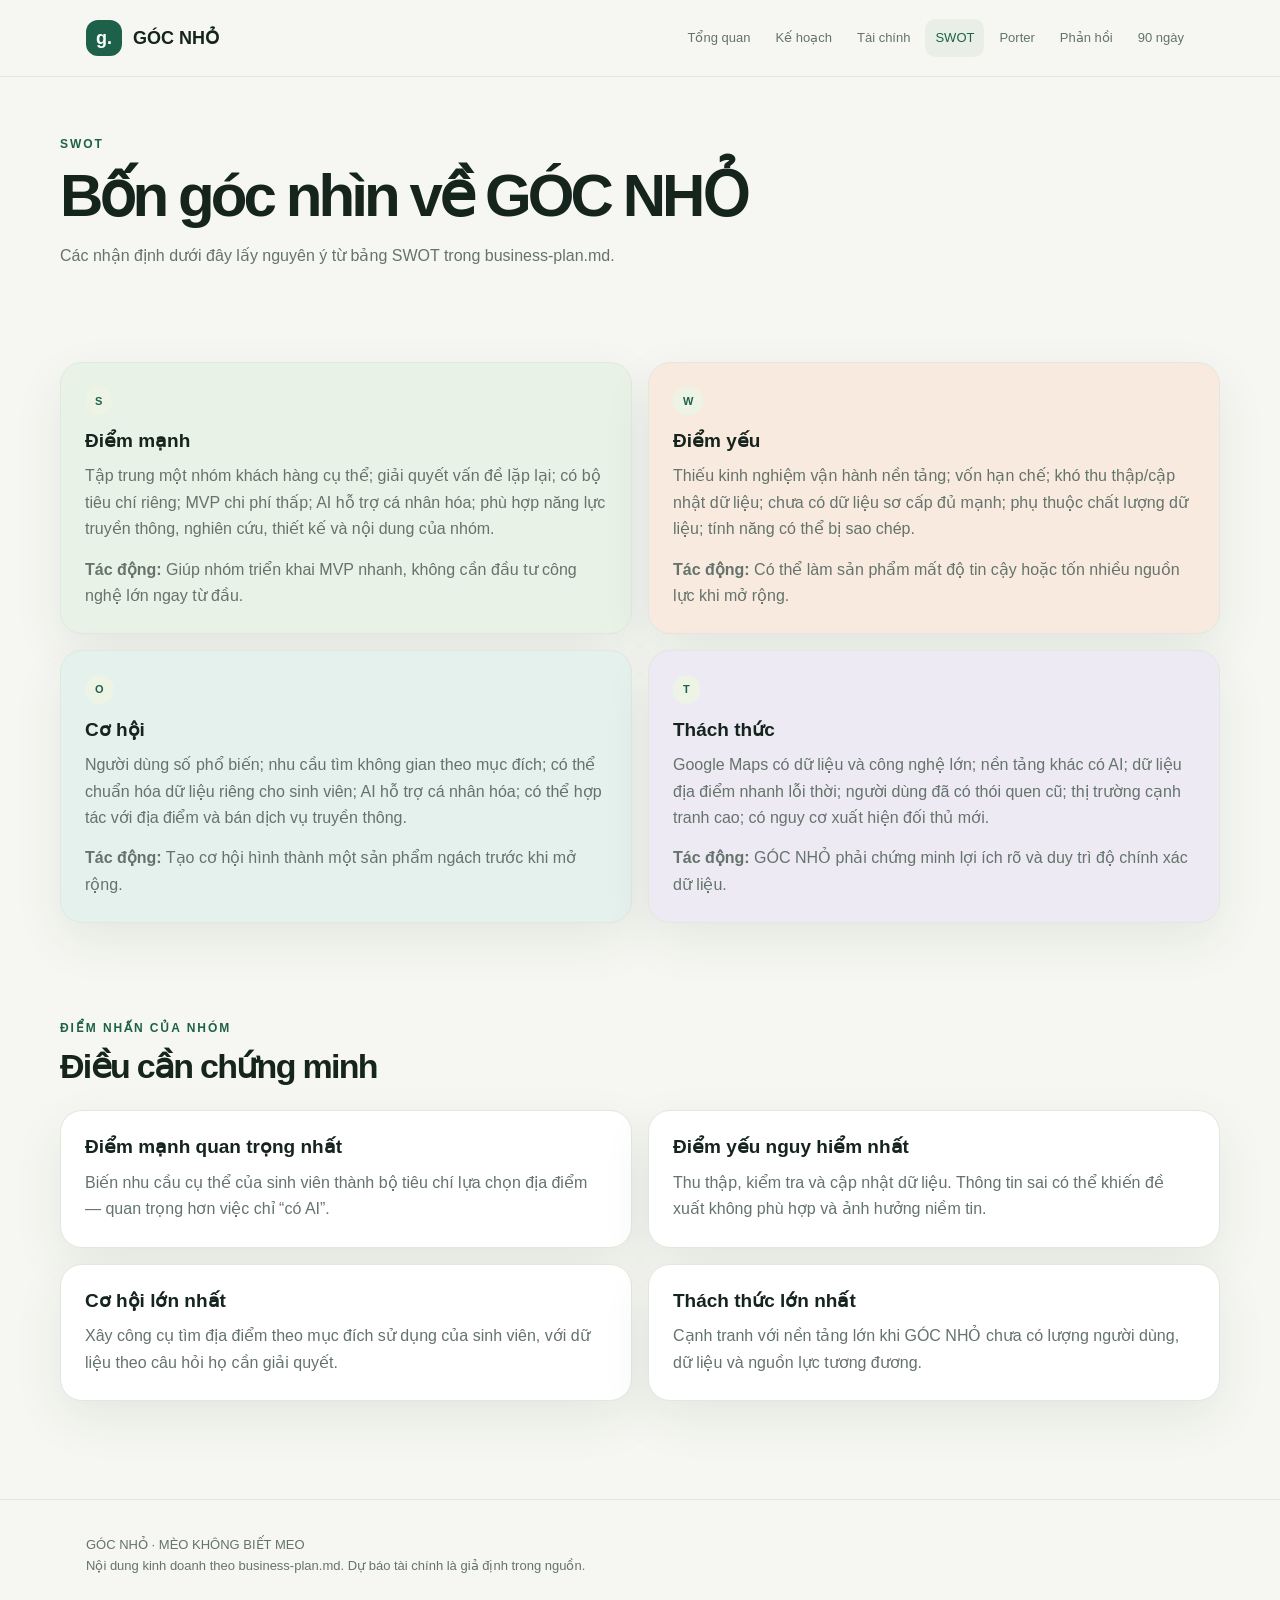
<file: swot.html>
<!doctype html><html lang="vi"><head><meta charset="UTF-8"><meta name="viewport" content="width=device-width,initial-scale=1"><title>Phân tích SWOT · GÓC NHỎ</title><link rel="stylesheet" href="style.css"></head><body><header class="topbar"><div class="wrap nav"><a class="brand" href="index.html"><span class="mark">g.</span>GÓC NHỎ</a><nav class="navlinks"><a class="" href="index.html">Tổng quan</a><a class="" href="business-plan.html">Kế hoạch</a><a class="" href="financial-analysis.html">Tài chính</a><a class="active" href="swot.html">SWOT</a><a class="" href="five-forces.html">Porter</a><a class="" href="reflections.html">Phản hồi</a><a class="" href="action-plan.html">90 ngày</a></nav></div></header><main><div class="wrap pagehead"><div class="eyebrow">SWOT</div><h1>Bốn góc nhìn về GÓC NHỎ</h1><p>Các nhận định dưới đây lấy nguyên ý từ bảng SWOT trong business-plan.md.</p></div><section class="wrap section"><div class="grid two"><article class="card swot s"><span class="tag">S</span><h3>Điểm mạnh</h3><p>Tập trung một nhóm khách hàng cụ thể; giải quyết vấn đề lặp lại; có bộ tiêu chí riêng; MVP chi phí thấp; AI hỗ trợ cá nhân hóa; phù hợp năng lực truyền thông, nghiên cứu, thiết kế và nội dung của nhóm.</p><p style="margin-top:14px"><b>Tác động:</b> Giúp nhóm triển khai MVP nhanh, không cần đầu tư công nghệ lớn ngay từ đầu.</p></article><article class="card swot w"><span class="tag">W</span><h3>Điểm yếu</h3><p>Thiếu kinh nghiệm vận hành nền tảng; vốn hạn chế; khó thu thập/cập nhật dữ liệu; chưa có dữ liệu sơ cấp đủ mạnh; phụ thuộc chất lượng dữ liệu; tính năng có thể bị sao chép.</p><p style="margin-top:14px"><b>Tác động:</b> Có thể làm sản phẩm mất độ tin cậy hoặc tốn nhiều nguồn lực khi mở rộng.</p></article><article class="card swot o"><span class="tag">O</span><h3>Cơ hội</h3><p>Người dùng số phổ biến; nhu cầu tìm không gian theo mục đích; có thể chuẩn hóa dữ liệu riêng cho sinh viên; AI hỗ trợ cá nhân hóa; có thể hợp tác với địa điểm và bán dịch vụ truyền thông.</p><p style="margin-top:14px"><b>Tác động:</b> Tạo cơ hội hình thành một sản phẩm ngách trước khi mở rộng.</p></article><article class="card swot t"><span class="tag">T</span><h3>Thách thức</h3><p>Google Maps có dữ liệu và công nghệ lớn; nền tảng khác có AI; dữ liệu địa điểm nhanh lỗi thời; người dùng đã có thói quen cũ; thị trường cạnh tranh cao; có nguy cơ xuất hiện đối thủ mới.</p><p style="margin-top:14px"><b>Tác động:</b> GÓC NHỎ phải chứng minh lợi ích rõ và duy trì độ chính xác dữ liệu.</p></article></div></section><section class="wrap section"><div class="section-head"><div><div class="eyebrow">Điểm nhấn của nhóm</div><h2>Điều cần chứng minh</h2></div></div><div class="grid two"><article class="card"><h3>Điểm mạnh quan trọng nhất</h3><p>Biến nhu cầu cụ thể của sinh viên thành bộ tiêu chí lựa chọn địa điểm — quan trọng hơn việc chỉ “có AI”.</p></article><article class="card"><h3>Điểm yếu nguy hiểm nhất</h3><p>Thu thập, kiểm tra và cập nhật dữ liệu. Thông tin sai có thể khiến đề xuất không phù hợp và ảnh hưởng niềm tin.</p></article><article class="card"><h3>Cơ hội lớn nhất</h3><p>Xây công cụ tìm địa điểm theo mục đích sử dụng của sinh viên, với dữ liệu theo câu hỏi họ cần giải quyết.</p></article><article class="card"><h3>Thách thức lớn nhất</h3><p>Cạnh tranh với nền tảng lớn khi GÓC NHỎ chưa có lượng người dùng, dữ liệu và nguồn lực tương đương.</p></article></div></section></main><footer class="footer"><div class="wrap">GÓC NHỎ · MÈO KHÔNG BIẾT MEO<br>Nội dung kinh doanh theo business-plan.md. Dự báo tài chính là giả định trong nguồn.</div></footer></body></html>
</file>
<file: style.css>
:root{--font-vietnam:"Be Vietnam Pro", "Noto Sans", "Segoe UI", Arial, sans-serif;--ink:#16241e;--muted:#64736b;--paper:#f6f7f2;--white:#fff;--green:#1d614b;--lime:#d9ed82;--line:#e2e8df;--shadow:0 18px 50px #1b352814;--radius:22px}*{box-sizing:border-box}body{margin:0;background:var(--paper);color:var(--ink);font:16px/1.65 var(--font-vietnam)}a{color:inherit}.wrap{max-width:1160px;margin:auto;padding:0 26px}.topbar{position:sticky;top:0;z-index:5;background:#f6f7f2e8;backdrop-filter:blur(14px);border-bottom:1px solid var(--line)}.nav{min-height:76px;display:flex;align-items:center;justify-content:space-between;gap:20px}.brand{display:flex;align-items:center;gap:11px;text-decoration:none;font:800 18px var(--font-vietnam)}.mark{width:36px;height:36px;display:grid;place-items:center;border-radius:12px;background:var(--green);color:white}.navlinks{display:flex;gap:5px;flex-wrap:wrap}.navlinks a{padding:8px 10px;text-decoration:none;color:var(--muted);font-size:13px;border-radius:10px}.navlinks a:hover,.navlinks a.active{color:var(--green);background:#e9efe7}.hero{padding:76px 0 54px;display:grid;grid-template-columns:1.13fr .87fr;gap:54px;align-items:center}.eyebrow{color:var(--green);font-size:12px;font-weight:700;letter-spacing:.16em;text-transform:uppercase}.hero h1,.pagehead h1{font:800 clamp(42px,6vw,76px)/1.04 var(--font-vietnam);letter-spacing:-.065em;margin:18px 0}.hero p{font-size:18px;color:var(--muted);max-width:650px}.hero-art{min-height:360px;border-radius:34px;background:var(--green);padding:30px;color:white;position:relative;overflow:hidden;display:flex;flex-direction:column;justify-content:space-between}.hero-art:after{content:'';position:absolute;width:300px;height:300px;border-radius:50%;background:var(--lime);right:-85px;top:-65px}.hero-art:before{content:'';position:absolute;width:230px;height:230px;border-radius:50%;background:#83ad8c;right:105px;bottom:-110px}.art-tag,.art-quote{position:relative;z-index:1}.art-tag{font-size:12px;letter-spacing:.12em;text-transform:uppercase;color:#d6e4d8}.art-quote{font:700 34px/1.2 var(--font-vietnam);max-width:320px}.btn{display:inline-block;border-radius:999px;background:var(--green);color:white;padding:13px 19px;text-decoration:none;font-weight:700;font-size:14px}.section{padding:48px 0}.section-head{display:flex;align-items:end;justify-content:space-between;gap:24px;margin-bottom:24px}.section-head h2{font:800 34px/1.15 var(--font-vietnam);letter-spacing:-.05em;margin:8px 0 0}.section-head p,.card p,.pagehead p{color:var(--muted)}.grid{display:grid;gap:16px}.two{grid-template-columns:repeat(2,minmax(0,1fr))}.three{grid-template-columns:repeat(3,minmax(0,1fr))}.four{grid-template-columns:repeat(4,minmax(0,1fr))}.card{background:white;border:1px solid var(--line);border-radius:var(--radius);padding:24px;box-shadow:var(--shadow)}.card h3{font:700 19px/1.3 var(--font-vietnam);margin:0 0 10px}.card p{margin:0}.tag{display:inline-block;border-radius:99px;background:#edf3e5;color:var(--green);padding:5px 10px;font-size:11px;font-weight:700;margin-bottom:14px}.metric{background:var(--green);color:white;border-radius:var(--radius);padding:23px;min-height:148px}.metric .label{color:#c5d8cc;font-size:12px}.metric strong{font:800 clamp(22px,3vw,32px) var(--font-vietnam);display:block;letter-spacing:-.04em;margin:14px 0 3px}.metric small{color:#dce7dd}.band{background:#e9eee5;border-radius:30px;padding:34px}.pagehead{padding:58px 0 28px}.pagehead h1{font-size:clamp(38px,5vw,60px);margin:10px 0}.pagehead p{max-width:780px}.split{display:grid;grid-template-columns:1fr 1fr;gap:18px}.list{padding-left:20px;color:var(--muted)}.list li{margin:8px 0}.table-wrap{overflow:auto;border:1px solid var(--line);border-radius:18px;background:white}table{border-collapse:collapse;width:100%;min-width:680px}th,td{text-align:left;padding:15px 17px;border-bottom:1px solid var(--line);vertical-align:top}th{font-size:12px;color:var(--muted);text-transform:uppercase;background:#f7f9f5}td{font-size:14px}.chart-row{display:grid;grid-template-columns:190px 1fr auto;gap:14px;align-items:center;margin:18px 0}.track{height:12px;background:#e8eee7;border-radius:99px;overflow:hidden}.fill{height:100%;border-radius:99px;background:var(--green)}.note{padding:16px 18px;border-left:3px solid #f2a46d;background:#fff5ec;border-radius:0 14px 14px 0;color:#765338}.swot{min-height:230px}.s{background:#e9f2e7}.w{background:#f8eadf}.o{background:#e4f1ed}.t{background:#eeeaf4}.force{min-height:245px;position:relative;overflow:hidden}.force:after{content:attr(data-n);position:absolute;right:15px;bottom:-38px;color:#f2f5f0;font:800 150px var(--font-vietnam)}.rating{font:800 13px var(--font-vietnam);color:var(--green);background:#e6f0e3;border-radius:99px;padding:6px 12px;display:inline-block;margin-bottom:12px}.force>*{position:relative;z-index:1}.timeline{display:grid;grid-template-columns:repeat(3,1fr);position:relative}.timeline:before{content:'';position:absolute;top:19px;left:12%;right:12%;height:2px;background:#d5e0d2}.step{position:relative;padding:54px 18px 10px}.dot{position:absolute;top:8px;left:18px;width:24px;height:24px;border:6px solid var(--green);background:var(--paper);border-radius:50%;z-index:1}.member{display:flex;flex-direction:column;min-height:265px}.member-id,.source{font-size:12px;color:var(--muted)}.member-title{font-size:13px;color:var(--green);font-weight:700;margin-bottom:10px}.more{margin-top:auto;padding-top:20px;text-decoration:none;color:var(--green);font-weight:700;font-size:14px}.article{max-width:820px;margin:0 auto}.article-body{background:white;border:1px solid var(--line);border-radius:26px;padding:clamp(24px,6vw,60px);box-shadow:var(--shadow)}.article-body h1,.article-body h2,.article-body h3{font-family:var(--font-vietnam);line-height:1.25}.article-body h1{font-size:32px}.article-body h2{font-size:25px;margin-top:35px}.article-body p,.article-body li{color:#48574f}.article-body a{color:var(--green)}.article-body blockquote{border-left:3px solid var(--lime);padding-left:18px;color:var(--muted)}.article-body img{max-width:100%;height:auto}.back{display:inline-block;color:var(--green);text-decoration:none;font-weight:700;margin-bottom:18px}.pillrow{display:flex;gap:8px;flex-wrap:wrap;margin-top:18px}.pill{background:white;border:1px solid var(--line);padding:8px 12px;border-radius:99px;font-size:12px;color:var(--muted)}.footer{padding:34px 0 50px;color:var(--muted);font-size:13px;border-top:1px solid var(--line);margin-top:50px}@media(max-width:900px){.hero{grid-template-columns:1fr;gap:28px;padding-top:54px}.hero-art{min-height:260px}.four,.three{grid-template-columns:repeat(2,1fr)}.nav{align-items:flex-start;padding:14px 0;flex-direction:column}.timeline{grid-template-columns:1fr}.timeline:before{top:25px;bottom:25px;left:29px;right:auto;width:2px;height:auto}.step{padding:8px 8px 24px 64px}.dot{left:18px;top:8px}}@media(max-width:600px){.wrap{padding:0 18px}.two,.three,.four,.split{grid-template-columns:1fr}.section{padding:34px 0}.section-head{display:block}.hero h1{font-size:48px}.chart-row{grid-template-columns:1fr auto;gap:8px}.track{grid-column:1/-1;grid-row:2}.card{padding:21px}.band{padding:24px}} body,.navlinks,.navlinks a,.btn,.card,.metric,.chart-row,.article-body,h1,h2,h3,h4,h5,h6{font-family:var(--font-vietnam)}
</file>
